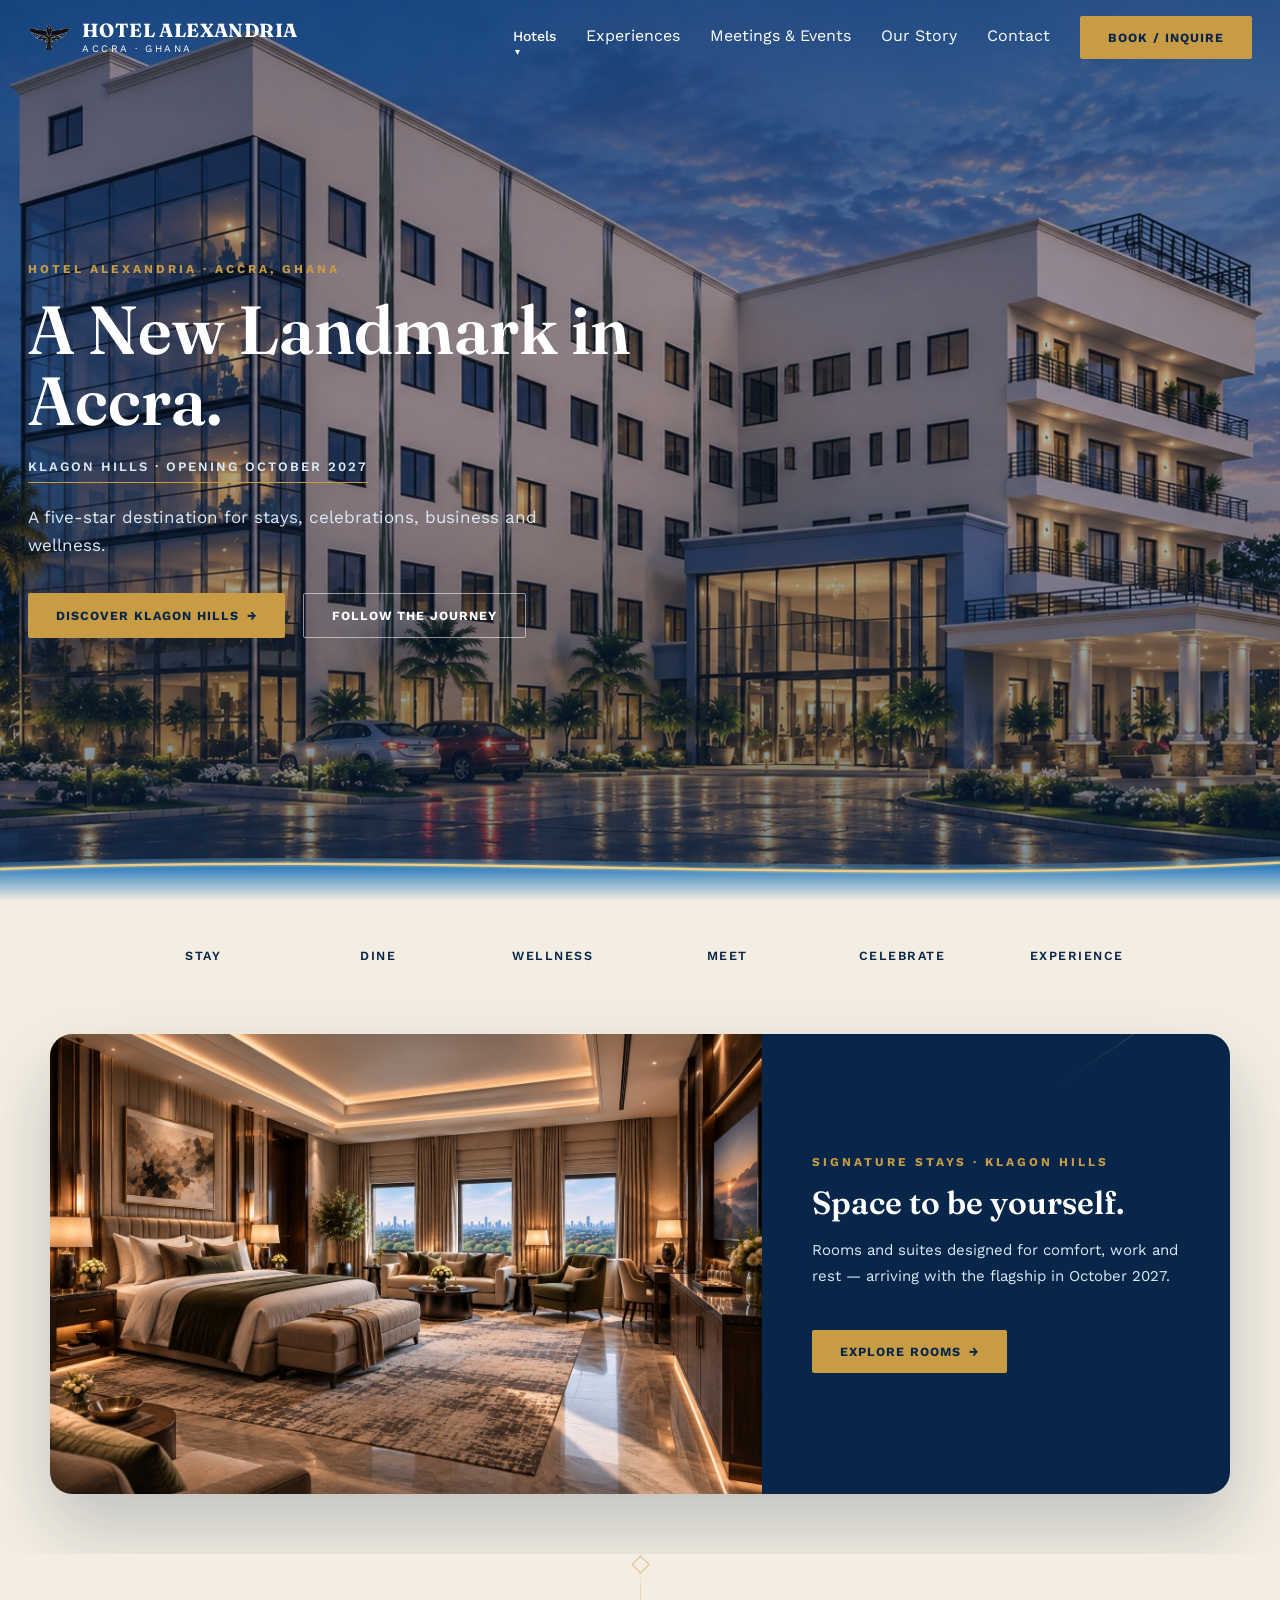
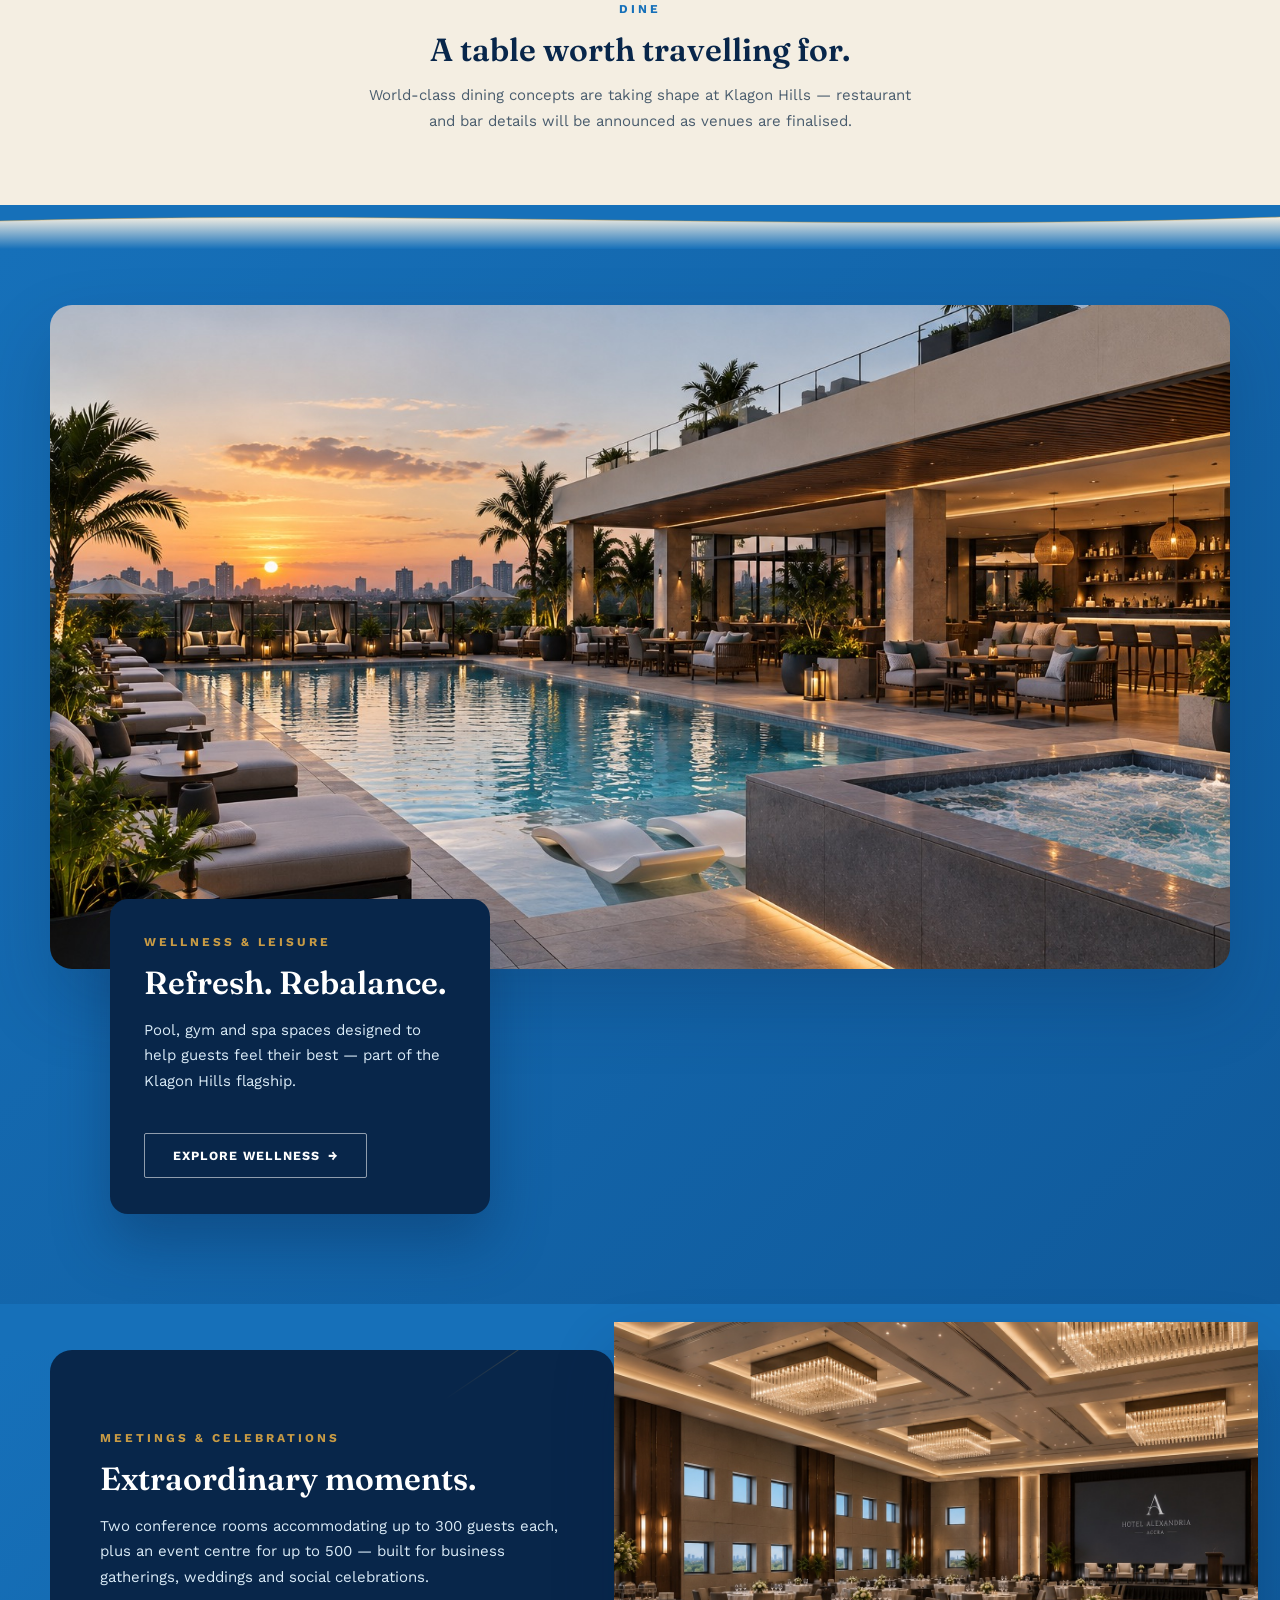
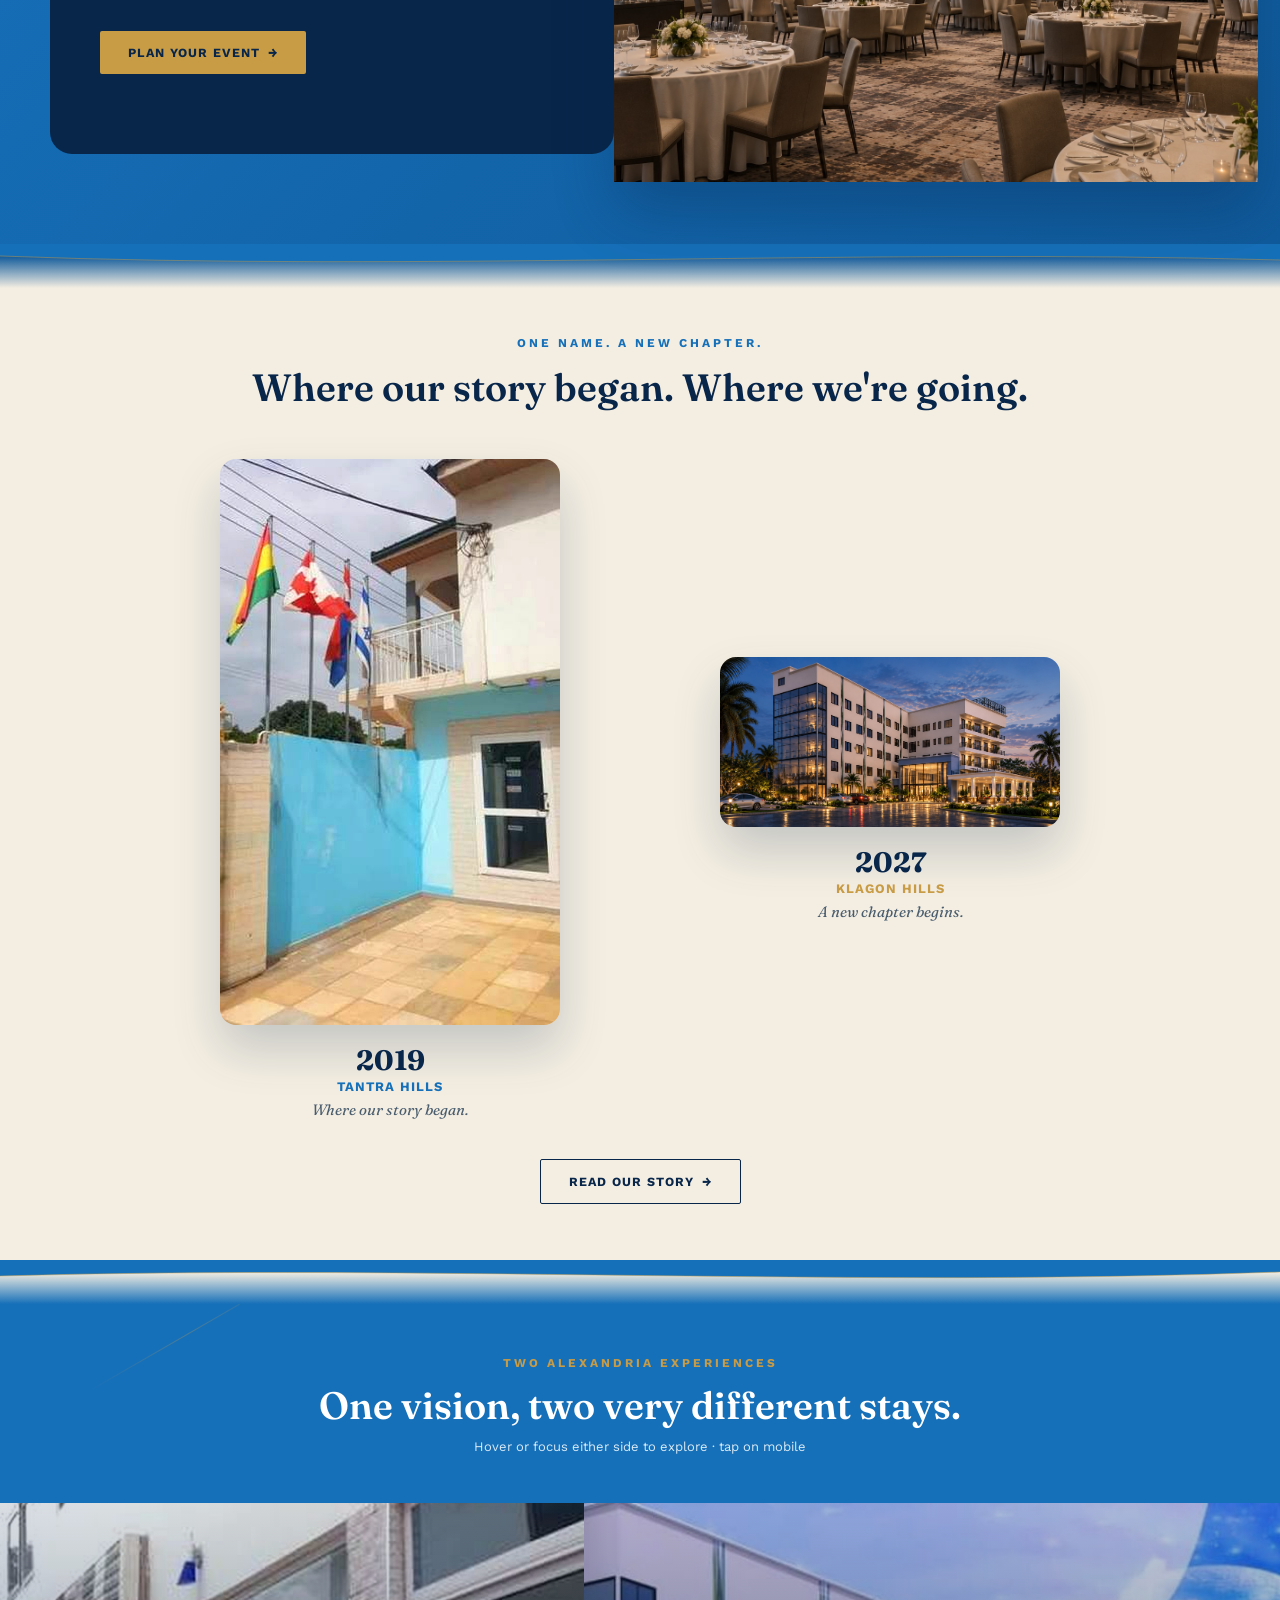
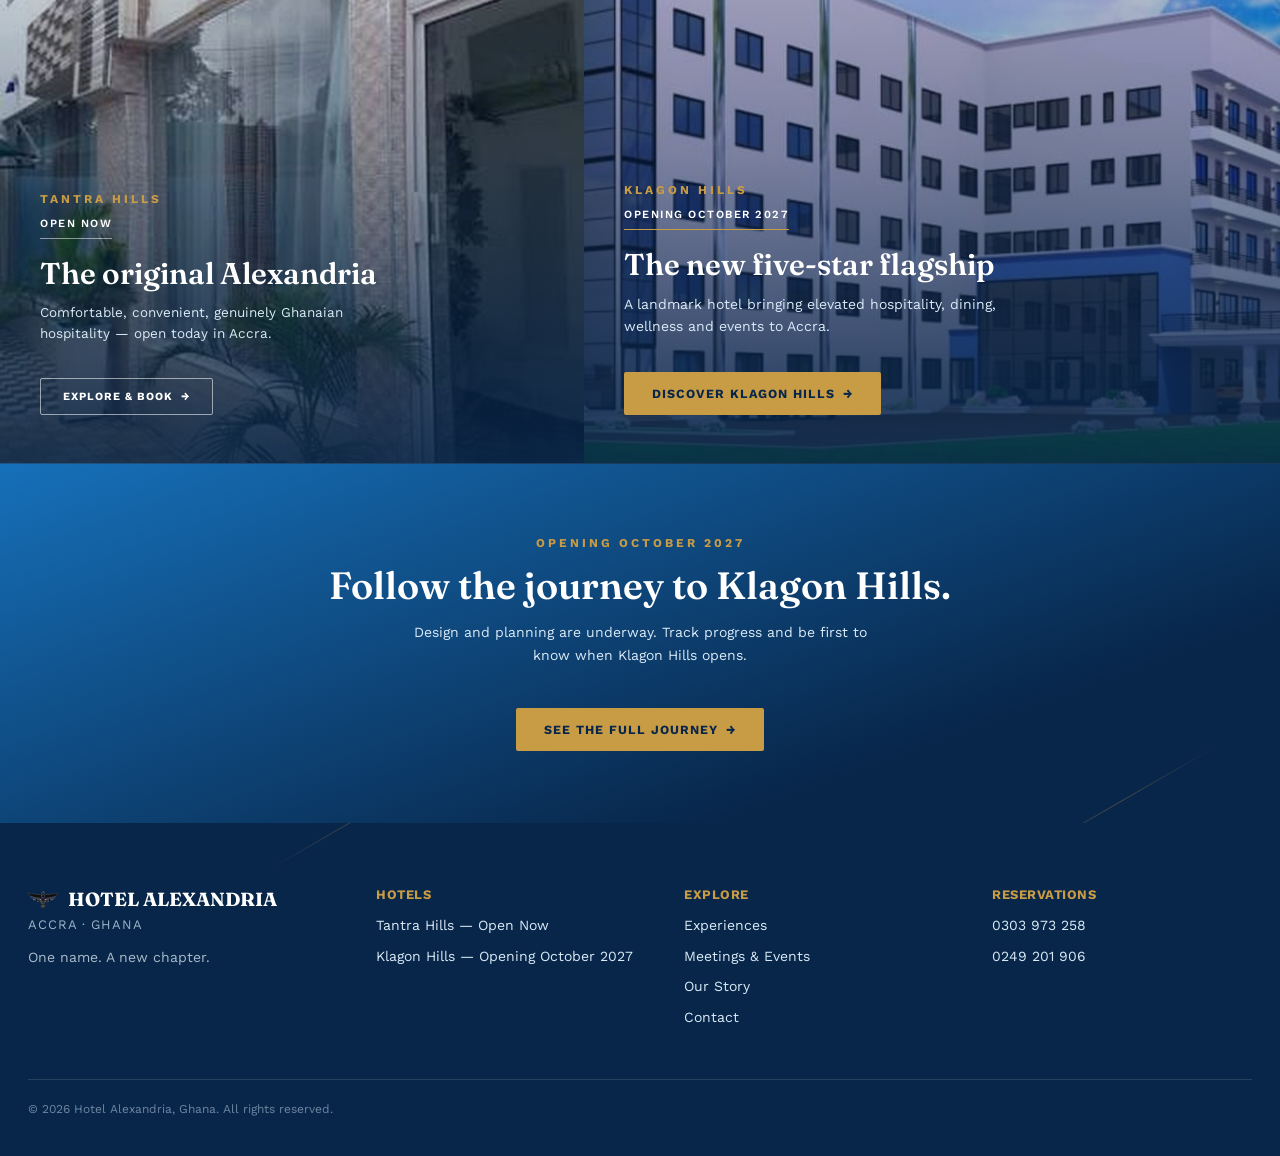
<file: index.html>
<!doctype html>
<html lang="en">
<head>
<meta charset="utf-8">
<meta name="viewport" content="width=device-width, initial-scale=1">
<title>Hotel Alexandria — A New Landmark in Accra</title>
<link rel="stylesheet" href="css/style.css">
</head>
<body>
<div style="width: 100%; background: #1670B9; overflow-x: hidden;">

<header id="site-header" class="nav-scrolls transparent-nav">
  <div class="nav-inner">
    <a href="index.html" style="display: flex; align-items: center; gap: 12px;">
      <img src="images/logo-icon.png" alt="Hotel Alexandria mark" style="width: 42px; height: auto; display: block;">
      <div style="display: flex; flex-direction: column; line-height: 1; gap: 4px;">
        <span class="brand-name">HOTEL ALEXANDRIA</span>
        <span class="brand-sub">ACCRA &middot; GHANA</span>
      </div>
    </a>
    <nav class="desktop-nav">

      <details class="hotels-menu">
        <summary class="nav-link">Hotels</summary>
        <div class="mega-panel">
          <div class="mega-panel-head">OUR HOTELS</div>
          <div class="mega-panel-sub">Two unique experiences. One Alexandria.</div>
          <div class="mega-cards">
            <a class="mega-card klagon-card lift img-zoom" href="klagon-hills.html">
              <img src="images/klagon-photoreal.jpg" alt="Klagon Hills, evening concept view">
              <div class="scrim"></div>
              <div class="mega-card-body">
                <div style="font-size: 11px; letter-spacing: 1.5px; color: #C89B45; font-weight: 700;">KLAGON HILLS</div>
                <div style="font-size: 15px; font-weight: 600; margin-top: 4px; line-height: 1.4;">Our new five-star flagship.<br>Opening October 2027.</div>
                <div style="font-size: 12px; margin-top: 8px; text-decoration: underline;">Discover Klagon Hills &#8594;</div>
              </div>
            </a>
            <a class="mega-card lift img-zoom" href="tantra-hills.html">
              <img src="images/exterior_flags.jpg" alt="Tantra Hills exterior">
              <div class="scrim"></div>
              <div class="mega-card-body">
                <div style="font-size: 11px; letter-spacing: 1.5px; color: #C89B45; font-weight: 700;">TANTRA HILLS</div>
                <div style="font-size: 15px; font-weight: 600; margin-top: 4px; line-height: 1.4;">The original Alexandria.<br>Open now.</div>
                <div style="font-size: 12px; margin-top: 8px; text-decoration: underline;">Explore &amp; Book &#8594;</div>
              </div>
            </a>
          </div>
        </div>
      </details>
      <a class="nav-link" href="index.html#experiences">Experiences</a>
      <a class="nav-link" href="klagon-hills.html#meetings">Meetings &amp; Events</a>
      <a class="nav-link" href="our-story.html">Our Story</a>
      <a class="nav-link" href="contact.html">Contact</a>
      <a class="btn btn-gold" href="#" onclick="toggleDrawer(); return false;">Book / Inquire</a>
    </nav>
    <button class="hamburger" onclick="toggleMobileNav()" aria-label="Open menu">
      <span></span><span></span><span></span>
    </button>
  </div>


    <div id="booking-drawer" class="drawer-panel" style="width: 100%;">
      <div style="max-width: 640px; margin: 0 auto; padding: 28px 24px 34px;">
        <div style="display: flex; justify-content: space-between; align-items: center; margin-bottom: 18px;">
          <h3 style="font-size: 19px; color: #08264A; font-weight: 600;">Book Hotel Alexandria — Tantra Hills</h3>
          <a href="#" onclick="toggleDrawer(); return false;" style="cursor: pointer; font-size: 20px; color: #4A5D6E; line-height: 1;">&times;</a>
        </div>
        <div style="display: flex; flex-wrap: wrap; gap: 14px;">
          <div style="flex: 1 1 150px;">
            <label style="font-size: 11px; letter-spacing: 0.5px; color: #4A5D6E; display: block; margin-bottom: 6px;">CHECK IN</label>
            <input type="date" style="width: 100%; box-sizing: border-box; padding: 10px; border: 1px solid #C7DCEC; border-radius: 4px; font-family: 'Work Sans', sans-serif; font-size: 13px;">
          </div>
          <div style="flex: 1 1 150px;">
            <label style="font-size: 11px; letter-spacing: 0.5px; color: #4A5D6E; display: block; margin-bottom: 6px;">CHECK OUT</label>
            <input type="date" style="width: 100%; box-sizing: border-box; padding: 10px; border: 1px solid #C7DCEC; border-radius: 4px; font-family: 'Work Sans', sans-serif; font-size: 13px;">
          </div>
          <div style="flex: 1 1 110px;">
            <label style="font-size: 11px; letter-spacing: 0.5px; color: #4A5D6E; display: block; margin-bottom: 6px;">GUESTS</label>
            <input type="number" min="1" value="2" style="width: 100%; box-sizing: border-box; padding: 10px; border: 1px solid #C7DCEC; border-radius: 4px; font-family: 'Work Sans', sans-serif; font-size: 13px;">
          </div>
        </div>
        <a class="btn btn-primary" href="tel:0303973258" style="display: flex; justify-content: center; margin-top: 18px; width: 100%;">Call to Check Availability</a>
        <div style="text-align: center; margin-top: 8px; font-size: 11px; color: #4A5D6E;">We don't yet take bookings online — this calls our reservations line directly.</div>
        <div style="text-align: center; margin-top: 18px; padding-top: 16px; border-top: 1px solid #C7DCEC; font-size: 13px; color: #4A5D6E;">
          Looking for Klagon Hills? Opening October 2027 —
          <a href="klagon-hills.html" style="color: #1670B9; font-weight: 600; border-bottom: 1px solid #1670B9;">Follow the journey</a>
        </div>
      </div>
    </div>
</header>

<div id="mobile-nav">
  <button id="mobile-close" onclick="toggleMobileNav()" aria-label="Close menu">&times;</button>
  <div style="clear: both; padding-top: 50px;">
    <div style="display: flex; align-items: center; gap: 10px; margin-bottom: 30px;">
      <img src="images/logo-icon.png" alt="Hotel Alexandria mark" style="width: 36px; height: auto; display: block;">
      <div>
        <div style="font-family: 'Fraunces', serif; font-size: 17px; font-weight: 700;">HOTEL ALEXANDRIA</div>
      </div>
    </div>
    <a href="index.html">Home</a>
    <div style="padding: 14px 0; border-bottom: 1px solid rgba(255,255,255,0.12);">
      <div style="font-size: 17px; margin-bottom: 6px;">Hotels</div>
      <a class="sub-link" href="klagon-hills.html" style="border: none; padding: 6px 0;">&#8594; Klagon Hills — Opening Oct 2027</a>
      <a class="sub-link" href="tantra-hills.html" style="border: none; padding: 6px 0;">&#8594; Tantra Hills — Open Now</a>
    </div>
    <a href="index.html#experiences">Experiences</a>
    <a href="klagon-hills.html#meetings">Meetings &amp; Events</a>
    <a href="our-story.html">Our Story</a>
    <a href="contact.html">Contact</a>
    <a class="btn btn-gold" href="tel:0303973258" style="margin-top: 24px;">Book / Inquire</a>
  </div>
</div>

<!-- A. FULL-SCREEN KLAGON-LED HERO (scroll-linked cinematic reveal) -->
<div class="hero-full hero-mask" style="min-height: 100vh;">
  <img class="hero-bg" src="images/klagon-photoreal.jpg" alt="Hotel Alexandria, Klagon Hills — evening concept view" style="object-position: center 42%;">
  <div class="hero-scrim" style="background: linear-gradient(180deg, rgba(8,38,74,0.38) 0%, rgba(8,38,74,0.3) 45%, rgba(8,38,74,0.55) 100%);"></div>
  <div class="hero-content">
    <div class="eyebrow eyebrow-gold" style="margin-bottom: 18px;">HOTEL ALEXANDRIA &middot; ACCRA, GHANA</div>
    <h1 style="font-size: clamp(40px, 6vw, 68px); color: #FFFFFF; line-height: 1.05; max-width: 780px;">A New Landmark in Accra.</h1>
    <div style="margin-top: 22px; font-size: 13px; letter-spacing: 2px; color: #D9EAF6; font-weight: 600; padding-bottom: 8px; border-bottom: 1px solid #C89B45; display: inline-block;">KLAGON HILLS &middot; OPENING OCTOBER 2027</div>
    <p style="font-size: 17px; line-height: 1.65; color: #D9EAF6; margin-top: 20px; max-width: 520px;">A five-star destination for stays, celebrations, business and wellness.</p>
    <div style="display: flex; flex-wrap: wrap; gap: 18px; margin-top: 34px;">
      <a class="btn btn-gold" href="klagon-hills.html">Discover Klagon Hills <span class="btn-arrow">&#8594;</span></a>
      <a class="btn btn-line" href="#progress">Follow the Journey</a>
    </div>
  </div>
  <div class="hero-wave" aria-hidden="true">
    <svg viewBox="0 0 1440 40" preserveAspectRatio="none">
      <defs>
        <linearGradient id="waveBack" x1="0" y1="0" x2="0" y2="1">
          <stop offset="0%" stop-color="#6BC0F5"></stop>
          <stop offset="100%" stop-color="#1670B9"></stop>
        </linearGradient>
        <linearGradient id="waveFrontFade" x1="0" y1="0" x2="0" y2="1">
          <stop offset="0%" stop-color="#1670B9"></stop>
          <stop offset="100%" stop-color="#F4EEE2"></stop>
        </linearGradient>
        <filter id="goldGlow" x="-20%" y="-300%" width="140%" height="700%">
          <feGaussianBlur stdDeviation="1.1" result="blur"></feGaussianBlur>
          <feMerge>
            <feMergeNode in="blur"></feMergeNode>
            <feMergeNode in="SourceGraphic"></feMergeNode>
          </feMerge>
        </filter>
      </defs>
      <path d="M0,16 C480,6 960,26 1440,12 L1440,40 L0,40 Z" fill="url(#waveBack)" opacity="0.35"></path>
      <path d="M0,20 C480,9 960,31 1440,16 L1440,40 L0,40 Z" fill="url(#waveFrontFade)"></path>
      <path d="M0,20 C480,9 960,31 1440,16" fill="none" stroke="#F4D28A" stroke-width="1.5" opacity="0.95" filter="url(#goldGlow)"></path>
    </svg>
  </div>
</div>

<!-- B. WAYFINDING — compact, functions as the table of contents for the journey below -->
<div id="experiences" style="width: 100%; background: var(--ivory); padding: 28px 28px;">
  <div class="category-row reveal" style="max-width: 1040px; margin: 0 auto;">
    <div class="category-item"><div style="font-size: 12.5px; letter-spacing: 1.5px; color: #08264A; font-weight: 600;">STAY</div><div class="cat-line"></div></div>
    <div class="category-item"><div style="font-size: 12.5px; letter-spacing: 1.5px; color: #08264A; font-weight: 600;">DINE</div><div class="cat-line"></div></div>
    <div class="category-item"><div style="font-size: 12.5px; letter-spacing: 1.5px; color: #08264A; font-weight: 600;">WELLNESS</div><div class="cat-line"></div></div>
    <div class="category-item"><div style="font-size: 12.5px; letter-spacing: 1.5px; color: #08264A; font-weight: 600;">MEET</div><div class="cat-line"></div></div>
    <div class="category-item"><div style="font-size: 12.5px; letter-spacing: 1.5px; color: #08264A; font-weight: 600;">CELEBRATE</div><div class="cat-line"></div></div>
    <div class="category-item"><div style="font-size: 12.5px; letter-spacing: 1.5px; color: #08264A; font-weight: 600;">EXPERIENCE</div><div class="cat-line"></div></div>
  </div>
</div>

<!-- CHAPTER ONE: STAY + DINE, one continuous ivory field, no seam between them -->

<!-- C. SIGNATURE STAYS — 60/40 image-led -->
<div style="width: 100%; background: var(--ivory); padding: 12px 28px 60px;">
  <div class="luxury-card luxury-card--wide reveal">
    <div class="luxury-card-media">
      <img src="images/suite-luxury.jpg" alt="Klagon Hills, signature suite interior">
    </div>
    <div class="luxury-card-panel" style="background: #08264A;">
      <div class="eyebrow eyebrow-gold">SIGNATURE STAYS &middot; KLAGON HILLS</div>
      <h2 class="h2-card" style="color: #FFFFFF; margin-top: 14px;">Space to be yourself.</h2>
      <p style="font-size: 15px; color: #D9EAF6; margin-top: 16px; line-height: 1.7;">Rooms and suites designed for comfort, work and rest — arriving with the flagship in October 2027.</p>
      <a class="btn btn-gold" href="klagon-hills.html#stay" style="margin-top: 26px; align-self: flex-start;">Explore Rooms <span class="btn-arrow">&#8594;</span></a>
    </div>
  </div>
</div>

<!-- D. DINE — quiet editorial interlude, no photo yet, marked by a journey waypoint -->
<div style="width: 100%; background: var(--ivory); padding: 8px 28px 56px; text-align: center; position: relative; overflow: hidden;">
  <div class="journey-node" style="top: 4px; left: 50%; margin-left: -6.5px;"></div>
  <div class="journey-thread" style="top: 18px; left: 50%; height: 40px;"></div>
  <div class="reveal" style="max-width: 560px; margin: 40px auto 0;">
    <div class="eyebrow eyebrow-blue">DINE</div>
    <h2 class="h2-card" style="color: #08264A; margin-top: 14px;">A table worth travelling for.</h2>
    <p style="font-size: 15px; color: #4A5D6E; margin-top: 14px; line-height: 1.7;">World-class dining concepts are taking shape at Klagon Hills — restaurant and bar details will be announced as venues are finalised.</p>
  </div>
</div>

<div aria-hidden="true" style="width: 100%; line-height: 0;">
  <svg viewBox="0 0 1440 44" preserveAspectRatio="none" style="display: block; width: 100%; height: 44px;">
    <defs>
      <linearGradient id="chapterFade1" x1="0" y1="0" x2="0" y2="1">
        <stop offset="0%" stop-color="#F4EEE2"></stop>
        <stop offset="100%" stop-color="#1670B9"></stop>
      </linearGradient>
    </defs>
    <path d="M0,16 C480,4 960,28 1440,12 L1440,44 L0,44 Z" fill="url(#chapterFade1)"></path>
    <path d="M0,16 C480,4 960,28 1440,12" fill="none" stroke="#C89B45" stroke-width="1" opacity="0.5"></path>
  </svg>
</div>

<!-- CHAPTER TWO: WELLNESS + MEETINGS, one continuous blue field, no seam between them -->

<!-- E. WELLNESS — floating panel over a larger photograph -->
<div style="width: 100%; background: linear-gradient(135deg, #1670B9 0%, #105A9B 100%); padding: 56px 28px 90px;">
  <div class="float-panel-wrap">
    <div class="float-panel-media reveal">
      <img src="images/rooftop-pool.jpg" alt="Klagon Hills, rooftop pool and lounge at sunset">
    </div>
    <div class="float-panel-card reveal reveal-delay-1">
      <div class="eyebrow eyebrow-gold">WELLNESS &amp; LEISURE</div>
      <h2 class="h2-card" style="color: #FFFFFF; margin-top: 14px;">Refresh. Rebalance.</h2>
      <p style="font-size: 15px; color: #D9EAF6; margin-top: 16px; line-height: 1.7;">Pool, gym and spa spaces designed to help guests feel their best — part of the Klagon Hills flagship.</p>
      <a class="btn btn-line" href="klagon-hills.html#wellness" style="margin-top: 24px; align-self: flex-start; display: inline-flex;">Explore Wellness <span class="btn-arrow">&#8594;</span></a>
    </div>
  </div>
</div>

<!-- F. MEETINGS & CELEBRATIONS — the photograph breaks past its own frame -->
<div style="width: 100%; background: linear-gradient(135deg, #1670B9 0%, #105A9B 100%); padding: 0 28px 90px;">
  <div class="luxury-card luxury-card--breakout reveal" style="margin-top: 46px;">
    <div class="luxury-card-panel" style="background: #08264A;">
      <div class="eyebrow eyebrow-gold">MEETINGS &amp; CELEBRATIONS</div>
      <h2 class="h2-card" style="color: #FFFFFF; margin-top: 14px;">Extraordinary moments.</h2>
      <p style="font-size: 15px; color: #D9EAF6; margin-top: 16px; line-height: 1.7;">Two conference rooms accommodating up to 300 guests each, plus an event centre for up to 500 — built for business gatherings, weddings and social celebrations.</p>
      <a class="btn btn-gold" href="klagon-hills.html#meetings" style="margin-top: 26px; align-self: flex-start;">Plan Your Event <span class="btn-arrow">&#8594;</span></a>
    </div>
    <div class="luxury-card-media">
      <img src="images/ballroom-event.jpg" alt="Klagon Hills, ballroom and event space">
    </div>
  </div>
</div>

<div aria-hidden="true" style="width: 100%; line-height: 0;">
  <svg viewBox="0 0 1440 44" preserveAspectRatio="none" style="display: block; width: 100%; height: 44px;">
    <defs>
      <linearGradient id="chapterFade2" x1="0" y1="0" x2="0" y2="1">
        <stop offset="0%" stop-color="#105A9B"></stop>
        <stop offset="100%" stop-color="#F4EEE2"></stop>
      </linearGradient>
    </defs>
    <path d="M0,12 C480,28 960,4 1440,16 L1440,44 L0,44 Z" fill="url(#chapterFade2)"></path>
    <path d="M0,12 C480,28 960,4 1440,16" fill="none" stroke="#C89B45" stroke-width="1" opacity="0.5"></path>
  </svg>
</div>

<!-- CHAPTER THREE: EXPERIENCES / STORY — heritage, then choose-your-path, then the closing call -->

<!-- G. THE HOTEL ALEXANDRIA STORY -->
<div style="width: 100%; background: var(--ivory); padding: 48px 28px 56px;">
  <div style="max-width: 1000px; margin: 0 auto; text-align: center;">
    <div class="reveal">
    <div class="eyebrow eyebrow-blue">ONE NAME. A NEW CHAPTER.</div>
    <h2 class="h2-section" style="color: #08264A; margin-top: 14px;">Where our story began. Where we're going.</h2>
    </div>
    <div class="story-timeline" style="margin-top: 48px;">
      <div class="story-node reveal">
        <div class="lift img-zoom" style="border-radius: 16px; overflow: hidden; max-width: 340px; margin: 0 auto; box-shadow: 0 24px 48px rgba(8,38,74,0.2);">
          <img src="images/exterior_flags.jpg" alt="Tantra Hills, 2019">
        </div>
        <div style="font-family: 'Fraunces', serif; font-size: 28px; color: #08264A; font-weight: 700; margin-top: 18px;">2019</div>
        <div style="font-size: 13px; letter-spacing: 1px; color: #1670B9; font-weight: 700; margin-top: 2px;">TANTRA HILLS</div>
        <div style="font-family: 'Fraunces', serif; font-style: italic; font-size: 15px; color: #4A5D6E; margin-top: 6px;">Where our story began.</div>
      </div>
      <div class="story-connector" style="display: none;"></div>
      <div class="story-node reveal reveal-delay-1">
        <div class="lift img-zoom" style="border-radius: 16px; overflow: hidden; max-width: 340px; margin: 0 auto; box-shadow: 0 24px 48px rgba(8,38,74,0.2);">
          <img src="images/klagon-photoreal.jpg" alt="Klagon Hills, 2027 concept view">
        </div>
        <div style="font-family: 'Fraunces', serif; font-size: 28px; color: #08264A; font-weight: 700; margin-top: 18px;">2027</div>
        <div style="font-size: 13px; letter-spacing: 1px; color: #C89B45; font-weight: 700; margin-top: 2px;">KLAGON HILLS</div>
        <div style="font-family: 'Fraunces', serif; font-style: italic; font-size: 15px; color: #4A5D6E; margin-top: 6px;">A new chapter begins.</div>
      </div>
    </div>
    <a class="btn btn-line-dark" href="our-story.html" style="margin-top: 40px;">Read Our Story <span class="btn-arrow">&#8594;</span></a>
  </div>
</div>

<div aria-hidden="true" style="width: 100%; line-height: 0;">
  <svg viewBox="0 0 1440 44" preserveAspectRatio="none" style="display: block; width: 100%; height: 44px;">
    <defs>
      <linearGradient id="chapterFade3" x1="0" y1="0" x2="0" y2="1">
        <stop offset="0%" stop-color="#F4EEE2"></stop>
        <stop offset="100%" stop-color="#1670B9"></stop>
      </linearGradient>
    </defs>
    <path d="M0,16 C480,4 960,28 1440,12 L1440,44 L0,44 Z" fill="url(#chapterFade3)"></path>
    <path d="M0,16 C480,4 960,28 1440,12" fill="none" stroke="#C89B45" stroke-width="1" opacity="0.5"></path>
  </svg>
</div>

<!-- H. TWO ALEXANDRIA EXPERIENCES (reinvented hover interaction) -->
<div style="width: 100%; background: #1670B9; padding: 52px 0 0; text-align: center; position: relative; overflow: hidden;">
  <div class="geo-line" style="top: 30px; left: 6%; transform: rotate(-30deg);"></div>
  <div class="reveal">
  <div class="eyebrow eyebrow-gold">TWO ALEXANDRIA EXPERIENCES</div>
  <h2 class="h2-section" style="color: #FFFFFF; margin-top: 12px;">One vision, two very different stays.</h2>
  <p style="font-size: 13px; color: #D9EAF6; margin-top: 10px;">Hover or focus either side to explore &middot; tap on mobile</p>
  </div>
</div>
<div class="hero-split" style="margin-top: 36px;">
  <div class="split-panel panel-a" tabindex="0" style="background: #08264A;">
    <img class="split-bg" src="images/exterior_courtyard.jpg" alt="Tantra Hills courtyard" style="position: absolute; inset: 0; width: 100%; height: 100%; object-fit: cover; z-index: 1;">
    <div class="scrim" style="position: absolute; inset: 0; background: linear-gradient(0deg, rgba(8,38,74,0.9) 0%, rgba(8,38,74,0.4) 55%, rgba(8,38,74,0.15) 100%); z-index: 2;"></div>
    <div style="position: relative; z-index: 3; padding: 48px 40px;">
      <div class="eyebrow eyebrow-gold" style="margin-bottom: 6px;">TANTRA HILLS</div>
      <div style="font-size: 11px; letter-spacing: 1.5px; color: #FFFFFF; font-weight: 600; padding-bottom: 8px; border-bottom: 1px solid rgba(255,255,255,0.5); display: inline-block; margin-bottom: 16px;">OPEN NOW</div>
      <h3 class="h3-panel" style="color: #FFFFFF; font-weight: 600;">The original Alexandria</h3>
      <p style="font-size: 13.5px; color: #D9EAF6; margin-top: 10px; max-width: 320px; line-height: 1.55;">Comfortable, convenient, genuinely Ghanaian hospitality — open today in Accra.</p>
      <a class="btn btn-line" href="tantra-hills.html" style="margin-top: 20px; padding: 11px 22px; font-size: 11px;">Explore &amp; Book <span class="btn-arrow">&#8594;</span></a>
    </div>
  </div>
  <div class="split-panel panel-b" tabindex="0" style="background: #08264A;">
    <img class="split-bg" src="images/render1_final.jpg" alt="Klagon Hills rendering" style="position: absolute; inset: 0; width: 100%; height: 100%; object-fit: cover; z-index: 1;">
    <div class="scrim" style="position: absolute; inset: 0; background: linear-gradient(0deg, rgba(8,38,74,0.92) 0%, rgba(8,38,74,0.45) 55%, rgba(8,38,74,0.2) 100%); z-index: 2;"></div>
    <div style="position: relative; z-index: 3; padding: 48px 40px;">
      <div class="eyebrow eyebrow-gold" style="margin-bottom: 6px;">KLAGON HILLS</div>
      <div style="font-size: 11px; letter-spacing: 1.5px; color: #FFFFFF; font-weight: 600; padding-bottom: 8px; border-bottom: 1px solid #C89B45; display: inline-block; margin-bottom: 16px;">OPENING OCTOBER 2027</div>
      <h3 class="h3-panel" style="color: #FFFFFF; font-weight: 600;">The new five-star flagship</h3>
      <p style="font-size: 14px; color: #D9EAF6; margin-top: 10px; max-width: 380px; line-height: 1.6;">A landmark hotel bringing elevated hospitality, dining, wellness and events to Accra.</p>
      <a class="btn btn-gold" href="klagon-hills.html" style="margin-top: 20px;">Discover Klagon Hills <span class="btn-arrow">&#8594;</span></a>
    </div>
  </div>
</div>

<!-- I. OPENING / FOLLOW THE JOURNEY -->
<div id="progress" style="width: 100%; background: linear-gradient(160deg, #1670B9 0%, #08264A 75%); padding: 72px 28px; text-align: center; border-top: 1px solid rgba(255,255,255,0.08); position: relative; overflow: hidden;">
  <div class="geo-line" style="bottom: 20px; right: 4%; transform: rotate(-30deg);"></div>
  <div class="reveal">
  <div class="eyebrow eyebrow-gold">OPENING OCTOBER 2027</div>
  <h2 class="h2-section" style="color: #FFFFFF; margin-top: 12px;">Follow the journey to Klagon Hills.</h2>
  <p style="font-size: 14px; color: #D9EAF6; margin-top: 12px; max-width: 460px; margin-left: auto; margin-right: auto; line-height: 1.7;">Design and planning are underway. Track progress and be first to know when Klagon Hills opens.</p>
  <a class="btn btn-gold" href="klagon-hills.html#progress" style="margin-top: 26px;">See the Full Journey <span class="btn-arrow">&#8594;</span></a>
  </div>
</div>


<footer style="width: 100%; background: #08264A; padding: 64px 28px 40px; color: #FFFFFF; position: relative; overflow: hidden;">
    <div class="geo-line" style="top: -10px; left: 20%; transform: rotate(-30deg);"></div>
    <div style="max-width: 1320px; margin: 0 auto;">
      <div style="display: flex; flex-wrap: wrap; gap: 48px; justify-content: space-between;">
        <div style="flex: 1 1 260px;">
          <div style="display: flex; align-items: center; gap: 10px;">
            <img src="images/logo-icon.png" alt="Hotel Alexandria mark" style="width: 30px; height: auto; display: block;">
            <span style="font-family: 'Fraunces', serif; font-weight: 700; font-size: 19px;">HOTEL ALEXANDRIA</span>
          </div>
          <p style="font-size: 13px; color: #9FB4C7; margin-top: 6px; letter-spacing: 1px;">ACCRA &middot; GHANA</p>
          <p style="font-size: 14px; color: #A9BBCB; line-height: 1.6; margin-top: 14px; max-width: 260px;">One name. A new chapter.</p>
        </div>
        <div style="flex: 1 1 220px;">
          <div style="font-size: 13px; font-weight: 700; color: #C89B45; letter-spacing: 0.5px; margin-bottom: 10px;">HOTELS</div>
          <div style="font-size: 14px; color: #D9EAF6; line-height: 1.9; display: flex; flex-direction: column;">
            <a class="nav-link" href="tantra-hills.html" style="align-self: flex-start;">Tantra Hills — Open Now</a>
            <a class="nav-link" href="klagon-hills.html" style="align-self: flex-start;">Klagon Hills — Opening October 2027</a>
          </div>
        </div>
        <div style="flex: 1 1 220px;">
          <div style="font-size: 13px; font-weight: 700; color: #C89B45; letter-spacing: 0.5px; margin-bottom: 10px;">EXPLORE</div>
          <div style="font-size: 14px; color: #D9EAF6; line-height: 1.9; display: flex; flex-direction: column;">
            <a class="nav-link" href="index.html#experiences" style="align-self: flex-start;">Experiences</a>
            <a class="nav-link" href="klagon-hills.html#meetings" style="align-self: flex-start;">Meetings &amp; Events</a>
            <a class="nav-link" href="our-story.html" style="align-self: flex-start;">Our Story</a>
            <a class="nav-link" href="contact.html" style="align-self: flex-start;">Contact</a>
          </div>
        </div>
        <div style="flex: 1 1 220px;">
          <div style="font-size: 13px; font-weight: 700; color: #C89B45; letter-spacing: 0.5px; margin-bottom: 10px;">RESERVATIONS</div>
          <div style="font-size: 14px; color: #D9EAF6; line-height: 1.9;">
            <a class="nav-link" href="tel:0303973258" style="display: block;">0303 973 258</a>
            <a class="nav-link" href="tel:0249201906" style="display: block;">0249 201 906</a>
          </div>
        </div>
      </div>
      <div style="border-top: 1px solid rgba(255,255,255,0.12); margin-top: 44px; padding-top: 22px; font-size: 12px; color: #6E85A0;">&copy; 2026 Hotel Alexandria, Ghana. All rights reserved.</div>
    </div>
  </footer>
</div>
<script src="js/main.js"></script>
</body>
</html>
</file>
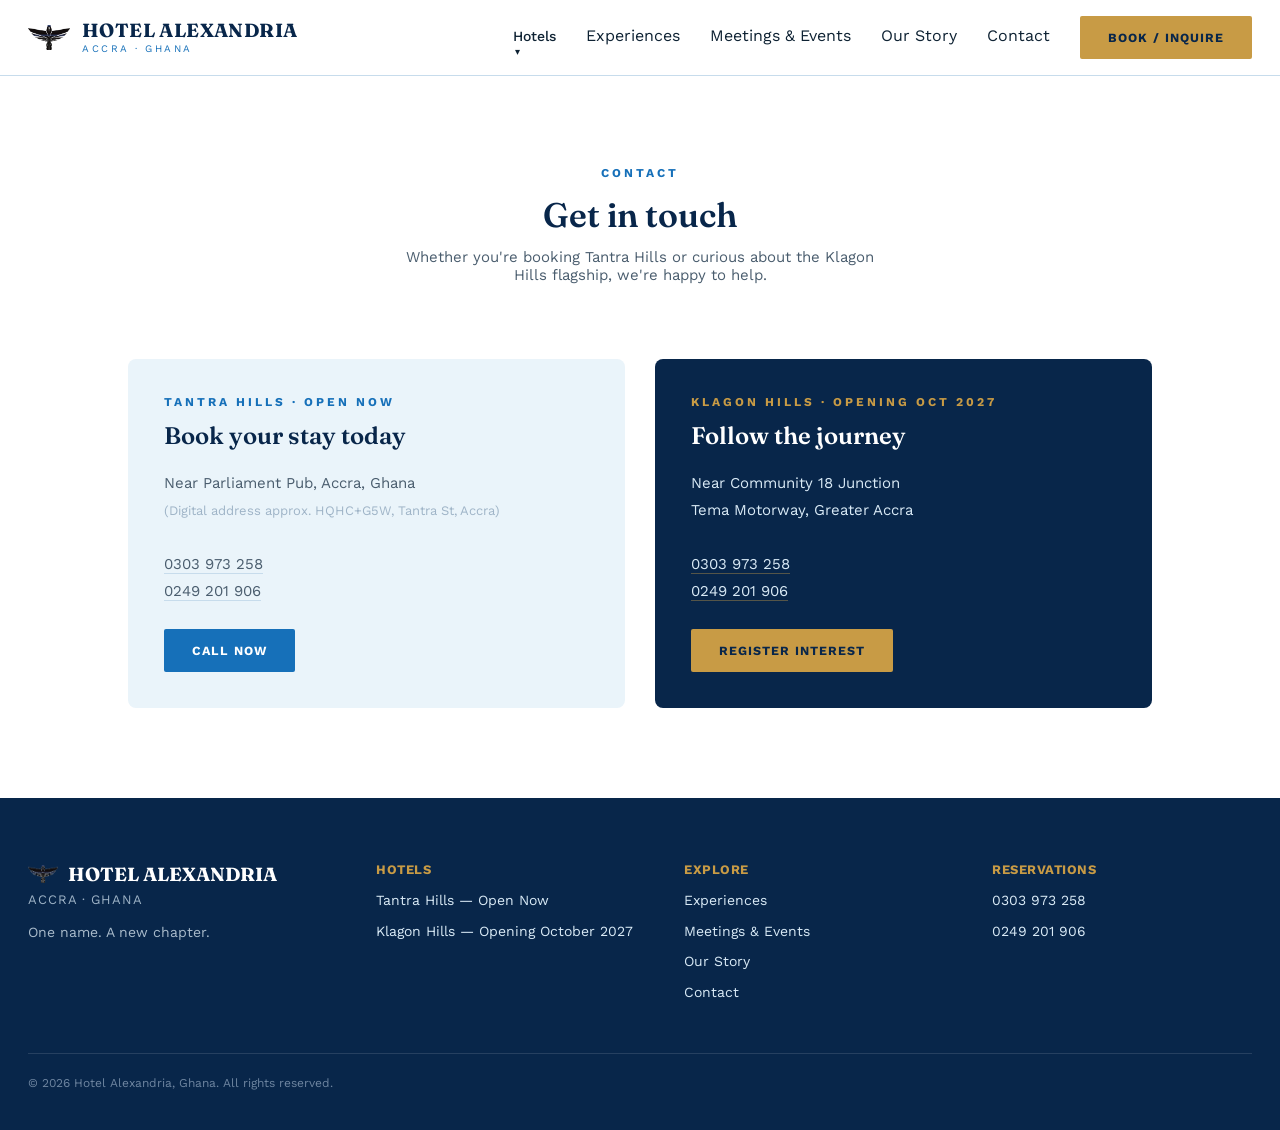
<file: contact.html>
<!doctype html>
<html lang="en">
<head>
<meta charset="utf-8">
<meta name="viewport" content="width=device-width, initial-scale=1">
<title>Contact — Hotel Alexandria</title>
<link rel="stylesheet" href="css/style.css">
</head>
<body>
<div style="width: 100%; background: #FFFFFF; overflow-x: hidden;">

<header id="site-header" class="">
  <div class="nav-inner">
    <a href="index.html" style="display: flex; align-items: center; gap: 12px;">
      <img src="images/logo-icon.png" alt="Hotel Alexandria mark" style="width: 42px; height: auto; display: block;">
      <div style="display: flex; flex-direction: column; line-height: 1; gap: 4px;">
        <span class="brand-name">HOTEL ALEXANDRIA</span>
        <span class="brand-sub">ACCRA &middot; GHANA</span>
      </div>
    </a>
    <nav class="desktop-nav">

      <details class="hotels-menu">
        <summary class="nav-link">Hotels</summary>
        <div class="mega-panel">
          <div class="mega-panel-head">OUR HOTELS</div>
          <div class="mega-panel-sub">Two unique experiences. One Alexandria.</div>
          <div class="mega-cards">
            <a class="mega-card klagon-card lift img-zoom" href="klagon-hills.html">
              <img src="images/klagon-photoreal.jpg" alt="Klagon Hills, evening concept view">
              <div class="scrim"></div>
              <div class="mega-card-body">
                <div style="font-size: 11px; letter-spacing: 1.5px; color: #C89B45; font-weight: 700;">KLAGON HILLS</div>
                <div style="font-size: 15px; font-weight: 600; margin-top: 4px; line-height: 1.4;">Our new five-star flagship.<br>Opening October 2027.</div>
                <div style="font-size: 12px; margin-top: 8px; text-decoration: underline;">Discover Klagon Hills &#8594;</div>
              </div>
            </a>
            <a class="mega-card lift img-zoom" href="tantra-hills.html">
              <img src="images/exterior_flags.jpg" alt="Tantra Hills exterior">
              <div class="scrim"></div>
              <div class="mega-card-body">
                <div style="font-size: 11px; letter-spacing: 1.5px; color: #C89B45; font-weight: 700;">TANTRA HILLS</div>
                <div style="font-size: 15px; font-weight: 600; margin-top: 4px; line-height: 1.4;">The original Alexandria.<br>Open now.</div>
                <div style="font-size: 12px; margin-top: 8px; text-decoration: underline;">Explore &amp; Book &#8594;</div>
              </div>
            </a>
          </div>
        </div>
      </details>
      <a class="nav-link" href="index.html#experiences">Experiences</a>
      <a class="nav-link" href="klagon-hills.html#meetings">Meetings &amp; Events</a>
      <a class="nav-link" href="our-story.html">Our Story</a>
      <a class="nav-link" href="contact.html">Contact</a>
      <a class="btn btn-gold" href="#" onclick="toggleDrawer(); return false;">Book / Inquire</a>
    </nav>
    <button class="hamburger" onclick="toggleMobileNav()" aria-label="Open menu">
      <span></span><span></span><span></span>
    </button>
  </div>


    <div id="booking-drawer" class="drawer-panel" style="width: 100%;">
      <div style="max-width: 640px; margin: 0 auto; padding: 28px 24px 34px;">
        <div style="display: flex; justify-content: space-between; align-items: center; margin-bottom: 18px;">
          <h3 style="font-size: 19px; color: #08264A; font-weight: 600;">Book Hotel Alexandria — Tantra Hills</h3>
          <a href="#" onclick="toggleDrawer(); return false;" style="cursor: pointer; font-size: 20px; color: #4A5D6E; line-height: 1;">&times;</a>
        </div>
        <div style="display: flex; flex-wrap: wrap; gap: 14px;">
          <div style="flex: 1 1 150px;">
            <label style="font-size: 11px; letter-spacing: 0.5px; color: #4A5D6E; display: block; margin-bottom: 6px;">CHECK IN</label>
            <input type="date" style="width: 100%; box-sizing: border-box; padding: 10px; border: 1px solid #C7DCEC; border-radius: 4px; font-family: 'Work Sans', sans-serif; font-size: 13px;">
          </div>
          <div style="flex: 1 1 150px;">
            <label style="font-size: 11px; letter-spacing: 0.5px; color: #4A5D6E; display: block; margin-bottom: 6px;">CHECK OUT</label>
            <input type="date" style="width: 100%; box-sizing: border-box; padding: 10px; border: 1px solid #C7DCEC; border-radius: 4px; font-family: 'Work Sans', sans-serif; font-size: 13px;">
          </div>
          <div style="flex: 1 1 110px;">
            <label style="font-size: 11px; letter-spacing: 0.5px; color: #4A5D6E; display: block; margin-bottom: 6px;">GUESTS</label>
            <input type="number" min="1" value="2" style="width: 100%; box-sizing: border-box; padding: 10px; border: 1px solid #C7DCEC; border-radius: 4px; font-family: 'Work Sans', sans-serif; font-size: 13px;">
          </div>
        </div>
        <a class="btn btn-primary" href="tel:0303973258" style="display: flex; justify-content: center; margin-top: 18px; width: 100%;">Call to Check Availability</a>
        <div style="text-align: center; margin-top: 8px; font-size: 11px; color: #4A5D6E;">We don't yet take bookings online — this calls our reservations line directly.</div>
        <div style="text-align: center; margin-top: 18px; padding-top: 16px; border-top: 1px solid #C7DCEC; font-size: 13px; color: #4A5D6E;">
          Looking for Klagon Hills? Opening October 2027 —
          <a href="klagon-hills.html" style="color: #1670B9; font-weight: 600; border-bottom: 1px solid #1670B9;">Follow the journey</a>
        </div>
      </div>
    </div>
</header>

<div id="mobile-nav">
  <button id="mobile-close" onclick="toggleMobileNav()" aria-label="Close menu">&times;</button>
  <div style="clear: both; padding-top: 50px;">
    <div style="display: flex; align-items: center; gap: 10px; margin-bottom: 30px;">
      <img src="images/logo-icon.png" alt="Hotel Alexandria mark" style="width: 36px; height: auto; display: block;">
      <div>
        <div style="font-family: 'Fraunces', serif; font-size: 17px; font-weight: 700;">HOTEL ALEXANDRIA</div>
      </div>
    </div>
    <a href="index.html">Home</a>
    <div style="padding: 14px 0; border-bottom: 1px solid rgba(255,255,255,0.12);">
      <div style="font-size: 17px; margin-bottom: 6px;">Hotels</div>
      <a class="sub-link" href="klagon-hills.html" style="border: none; padding: 6px 0;">&#8594; Klagon Hills — Opening Oct 2027</a>
      <a class="sub-link" href="tantra-hills.html" style="border: none; padding: 6px 0;">&#8594; Tantra Hills — Open Now</a>
    </div>
    <a href="index.html#experiences">Experiences</a>
    <a href="klagon-hills.html#meetings">Meetings &amp; Events</a>
    <a href="our-story.html">Our Story</a>
    <a href="contact.html">Contact</a>
    <a class="btn btn-gold" href="tel:0303973258" style="margin-top: 24px;">Book / Inquire</a>
  </div>
</div>

<div style="width: 100%; padding: 90px 28px 20px; text-align: center;">
    <div class="eyebrow eyebrow-blue" style="margin-bottom: 14px;">CONTACT</div>
    <h1 style="font-size: 34px; color: #08264A; font-weight: 600;">Get in touch</h1>
    <p style="font-size: 15px; color: #4A5D6E; margin-top: 12px; max-width: 480px; margin-left: auto; margin-right: auto;">Whether you're booking Tantra Hills or curious about the Klagon Hills flagship, we're happy to help.</p>
</div>

<div style="max-width: 1080px; margin: 40px auto 90px; padding: 0 28px; display: flex; flex-wrap: wrap; gap: 30px;">
    <div class="lift" style="flex: 1 1 320px; background: #EAF4FA; border-radius: 8px; padding: 36px;">
      <div class="eyebrow eyebrow-blue" style="margin-bottom: 12px;">TANTRA HILLS &middot; OPEN NOW</div>
      <h2 style="font-size: 24px; color: #08264A; font-weight: 600;">Book your stay today</h2>
      <div style="margin-top: 20px; font-size: 15px; color: #4A5D6E; line-height: 1.8;">
        Near Parliament Pub, Accra, Ghana<br>
        <span style="color: #9FB4C7; font-size: 13px;">(Digital address approx. HQHC+G5W, Tantra St, Accra)</span><br><br>
        <a href="tel:0303973258" style="border-bottom: 1px solid #C7DCEC;">0303 973 258</a><br>
        <a href="tel:0249201906" style="border-bottom: 1px solid #C7DCEC;">0249 201 906</a>
      </div>
      <a class="btn btn-primary" href="tel:0303973258" style="margin-top: 24px;">Call Now</a>
    </div>

    <div class="lift" style="flex: 1 1 320px; background: #08264A; border-radius: 8px; padding: 36px;">
      <div class="eyebrow eyebrow-gold" style="margin-bottom: 12px;">KLAGON HILLS &middot; OPENING OCT 2027</div>
      <h2 style="font-size: 24px; color: #FFFFFF; font-weight: 600;">Follow the journey</h2>
      <div style="margin-top: 20px; font-size: 15px; color: #D9EAF6; line-height: 1.8;">
        Near Community 18 Junction<br>Tema Motorway, Greater Accra<br><br>
        <a href="tel:0303973258" style="border-bottom: 1px solid rgba(200,155,69,0.4);">0303 973 258</a><br>
        <a href="tel:0249201906" style="border-bottom: 1px solid rgba(200,155,69,0.4);">0249 201 906</a>
      </div>
      <a class="btn btn-gold" href="tel:0303973258" style="margin-top: 24px;">Register Interest</a>
    </div>
</div>


<footer style="width: 100%; background: #08264A; padding: 64px 28px 40px; color: #FFFFFF;">
    <div style="max-width: 1320px; margin: 0 auto;">
      <div style="display: flex; flex-wrap: wrap; gap: 48px; justify-content: space-between;">
        <div style="flex: 1 1 260px;">
          <div style="display: flex; align-items: center; gap: 10px;">
            <img src="images/logo-icon.png" alt="Hotel Alexandria mark" style="width: 30px; height: auto; display: block;">
            <span style="font-family: 'Fraunces', serif; font-weight: 700; font-size: 19px;">HOTEL ALEXANDRIA</span>
          </div>
          <p style="font-size: 13px; color: #9FB4C7; margin-top: 6px; letter-spacing: 1px;">ACCRA &middot; GHANA</p>
          <p style="font-size: 14px; color: #A9BBCB; line-height: 1.6; margin-top: 14px; max-width: 260px;">One name. A new chapter.</p>
        </div>
        <div style="flex: 1 1 220px;">
          <div style="font-size: 13px; font-weight: 700; color: #C89B45; letter-spacing: 0.5px; margin-bottom: 10px;">HOTELS</div>
          <div style="font-size: 14px; color: #D9EAF6; line-height: 1.9; display: flex; flex-direction: column;">
            <a class="nav-link" href="tantra-hills.html" style="align-self: flex-start;">Tantra Hills — Open Now</a>
            <a class="nav-link" href="klagon-hills.html" style="align-self: flex-start;">Klagon Hills — Opening October 2027</a>
          </div>
        </div>
        <div style="flex: 1 1 220px;">
          <div style="font-size: 13px; font-weight: 700; color: #C89B45; letter-spacing: 0.5px; margin-bottom: 10px;">EXPLORE</div>
          <div style="font-size: 14px; color: #D9EAF6; line-height: 1.9; display: flex; flex-direction: column;">
            <a class="nav-link" href="index.html#experiences" style="align-self: flex-start;">Experiences</a>
            <a class="nav-link" href="klagon-hills.html#meetings" style="align-self: flex-start;">Meetings &amp; Events</a>
            <a class="nav-link" href="our-story.html" style="align-self: flex-start;">Our Story</a>
            <a class="nav-link" href="contact.html" style="align-self: flex-start;">Contact</a>
          </div>
        </div>
        <div style="flex: 1 1 220px;">
          <div style="font-size: 13px; font-weight: 700; color: #C89B45; letter-spacing: 0.5px; margin-bottom: 10px;">RESERVATIONS</div>
          <div style="font-size: 14px; color: #D9EAF6; line-height: 1.9;">
            <a class="nav-link" href="tel:0303973258" style="display: block;">0303 973 258</a>
            <a class="nav-link" href="tel:0249201906" style="display: block;">0249 201 906</a>
          </div>
        </div>
      </div>
      <div style="border-top: 1px solid rgba(255,255,255,0.12); margin-top: 44px; padding-top: 22px; font-size: 12px; color: #6E85A0;">&copy; 2026 Hotel Alexandria, Ghana. All rights reserved.</div>
    </div>
  </footer>
</div>
<script src="js/main.js"></script>
</body>
</html>
</file>
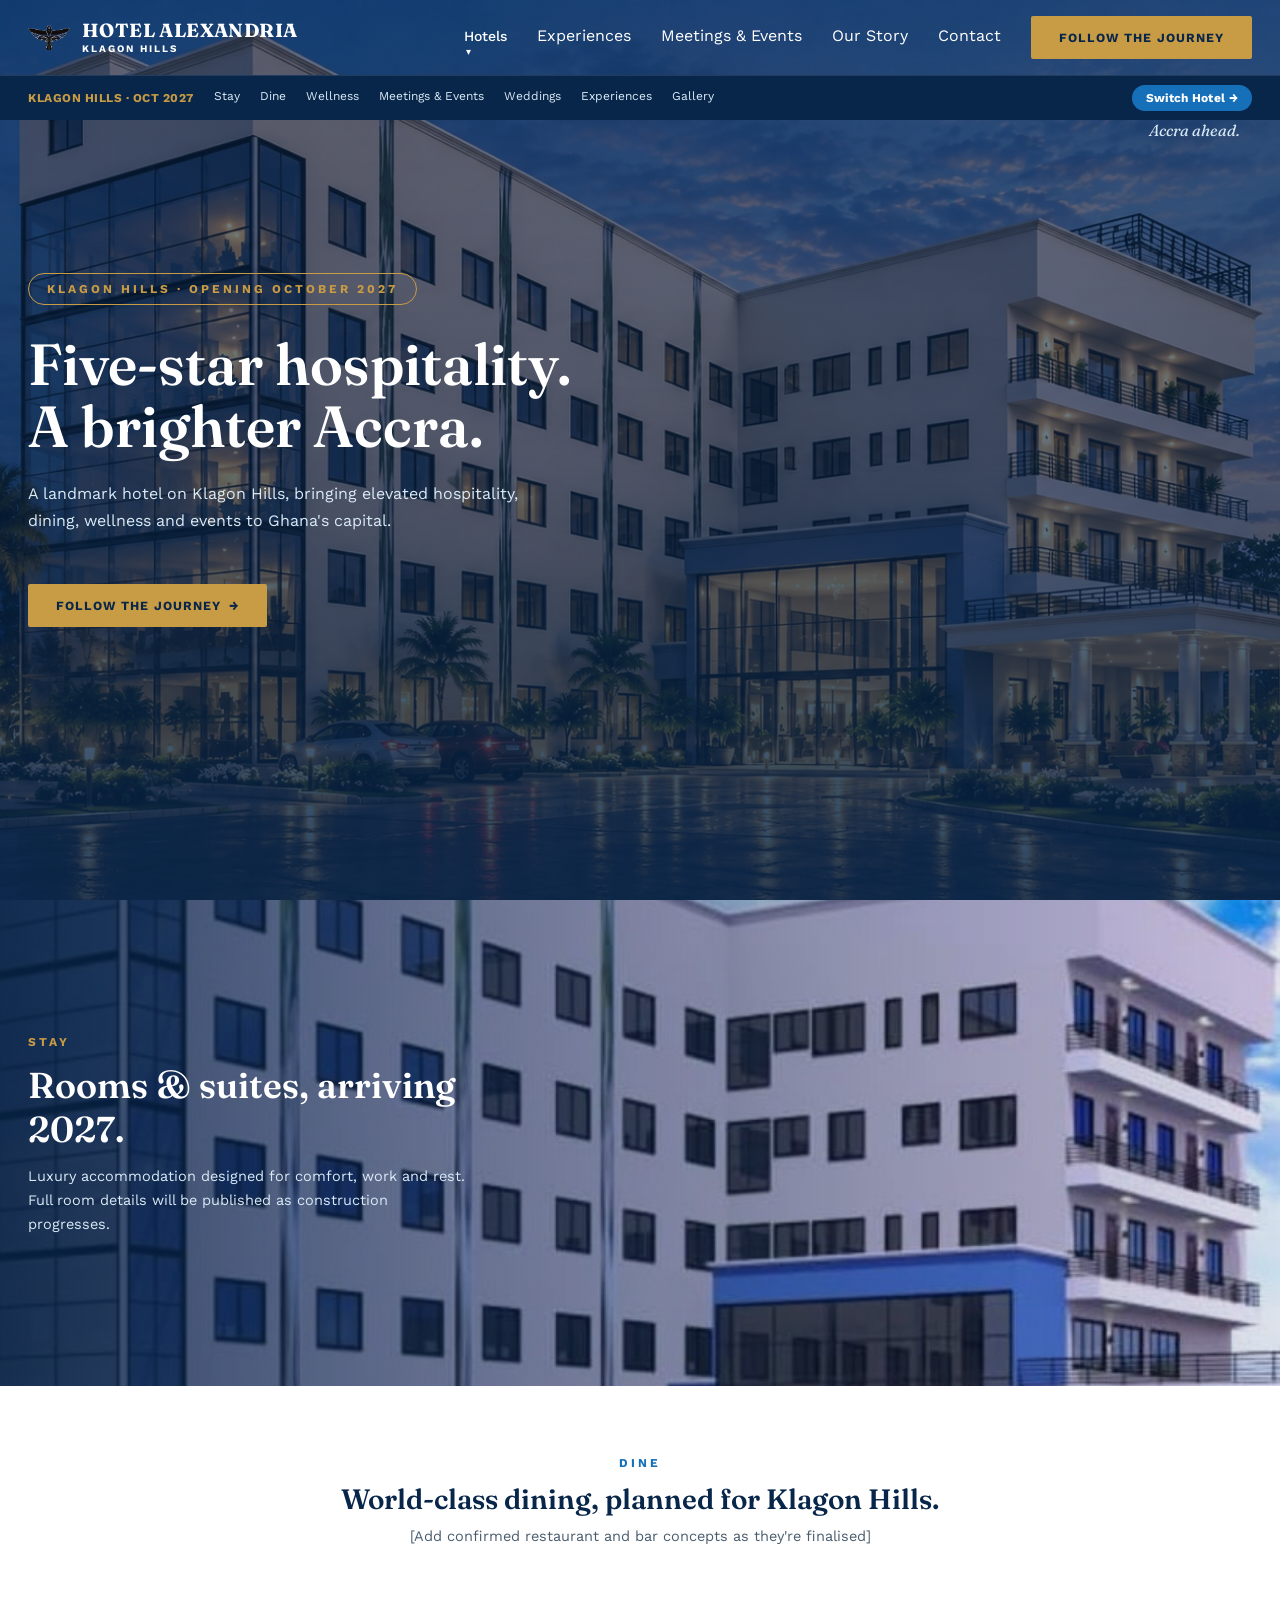
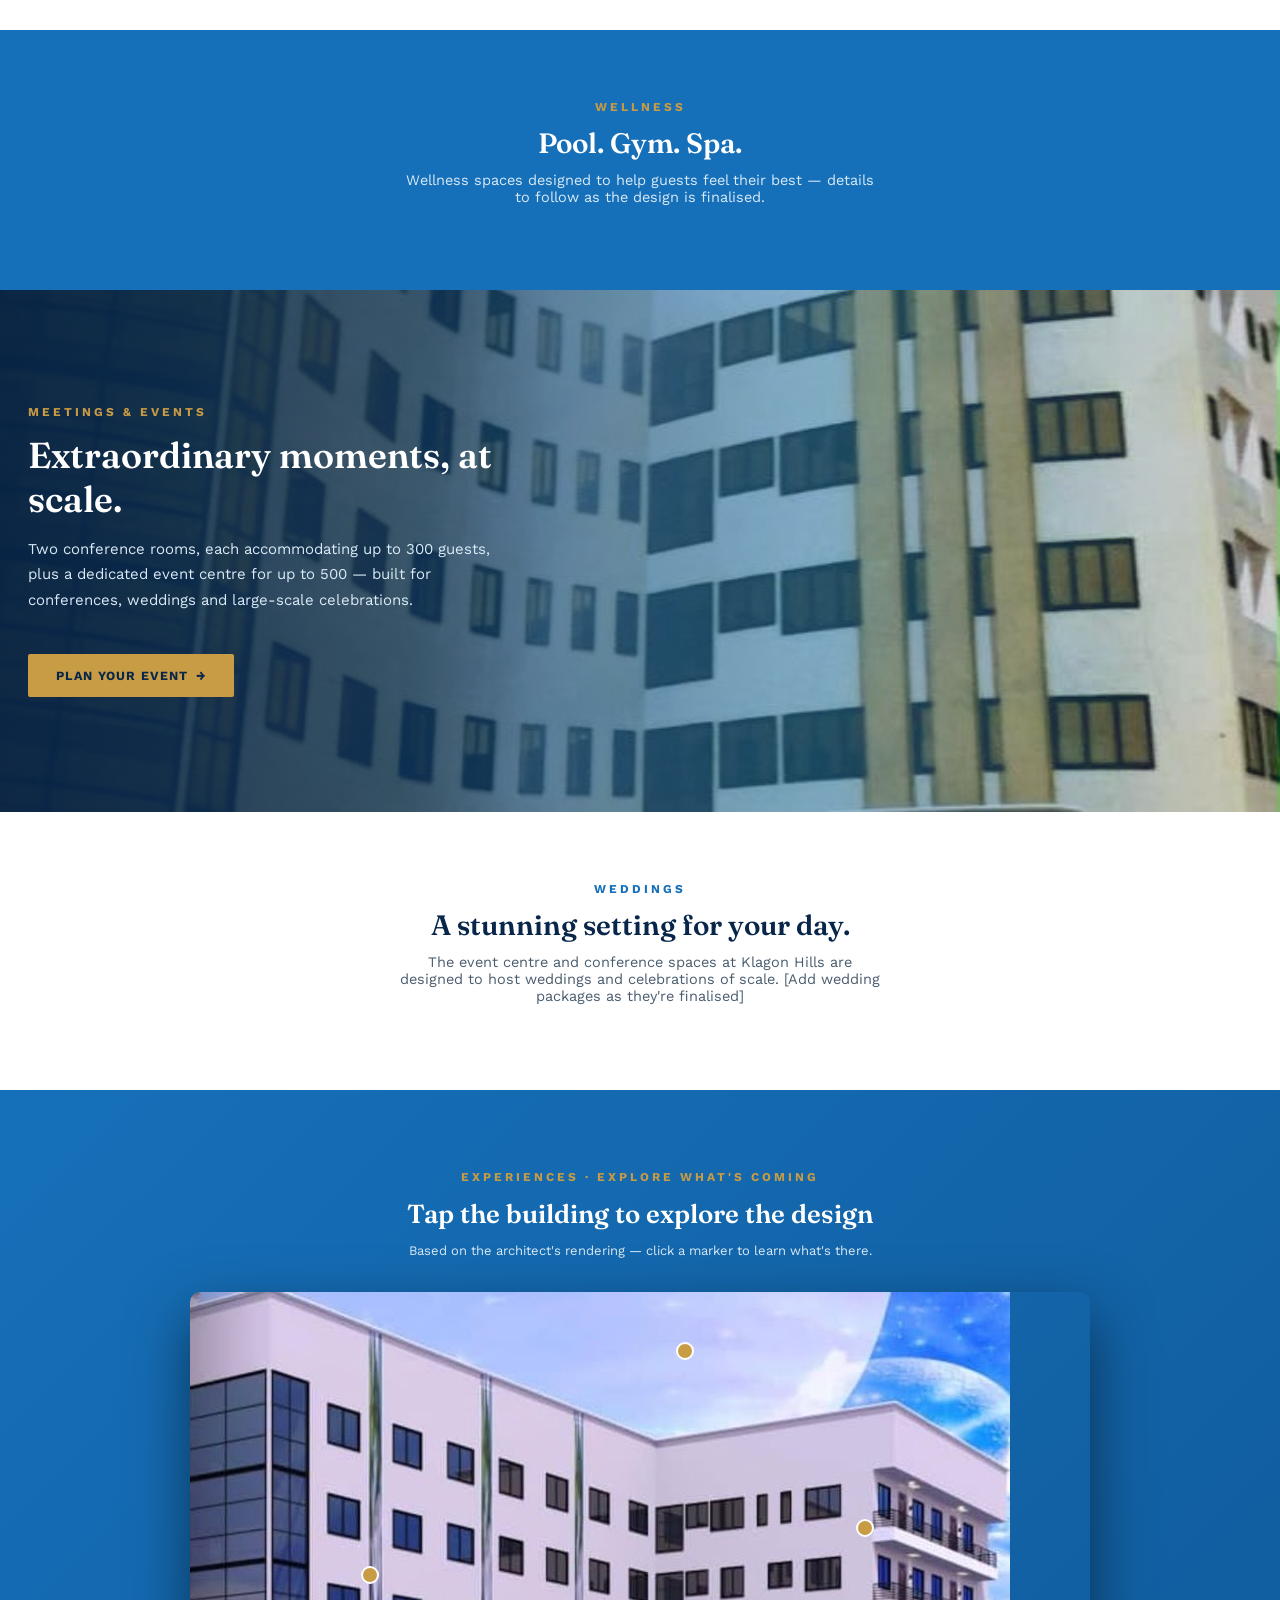
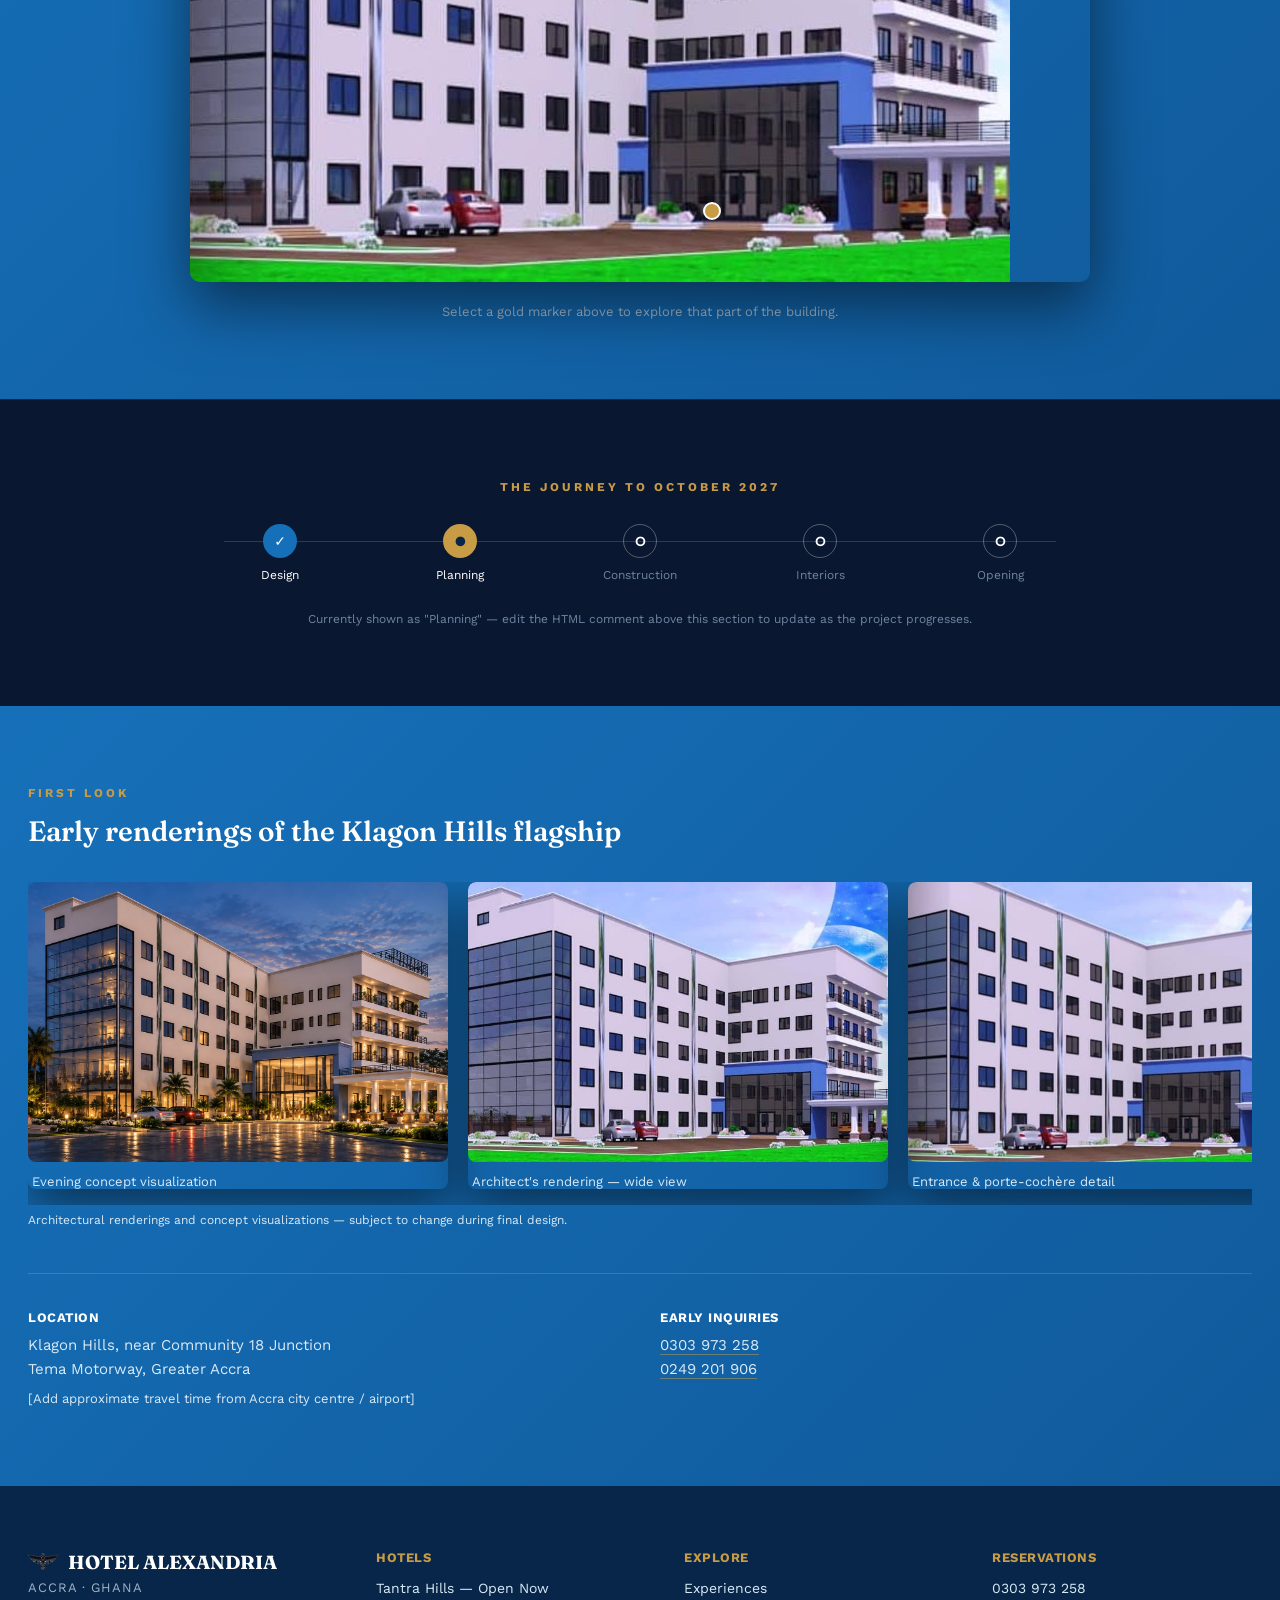
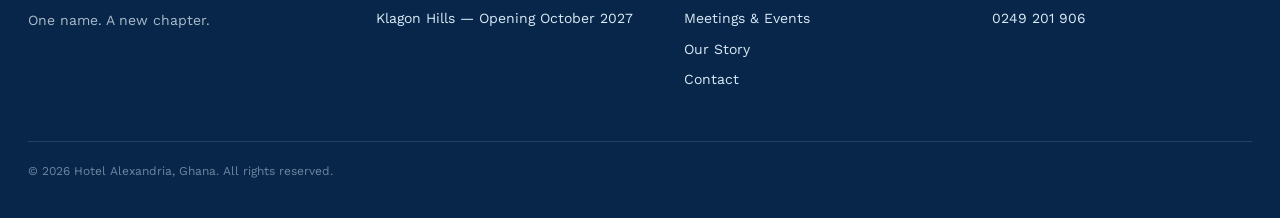
<file: klagon-hills.html>
<!doctype html>
<html lang="en">
<head>
<meta charset="utf-8">
<meta name="viewport" content="width=device-width, initial-scale=1">
<title>Klagon Hills — Hotel Alexandria</title>
<link rel="stylesheet" href="css/style.css">
</head>
<body>
<div style="width: 100%; background: #08264A; overflow-x: hidden;">

<header id="site-header" class="nav-scrolls transparent-nav">
  <div class="nav-inner">
    <a href="index.html" style="display: flex; align-items: center; gap: 12px;">
      <img src="images/logo-icon.png" alt="Hotel Alexandria mark" style="width: 42px; height: auto; display: block;">
      <div style="display: flex; flex-direction: column; line-height: 1; gap: 4px;">
        <span class="brand-name">HOTEL ALEXANDRIA</span>
        <span class="property-tag">KLAGON HILLS</span>
      </div>
    </a>
    <nav class="desktop-nav">

      <details class="hotels-menu">
        <summary class="nav-link">Hotels</summary>
        <div class="mega-panel">
          <div class="mega-panel-head">OUR HOTELS</div>
          <div class="mega-panel-sub">Two unique experiences. One Alexandria.</div>
          <div class="mega-cards">
            <a class="mega-card klagon-card lift img-zoom" href="klagon-hills.html">
              <img src="images/klagon-photoreal.jpg" alt="Klagon Hills, evening concept view">
              <div class="scrim"></div>
              <div class="mega-card-body">
                <div style="font-size: 11px; letter-spacing: 1.5px; color: #C89B45; font-weight: 700;">KLAGON HILLS</div>
                <div style="font-size: 15px; font-weight: 600; margin-top: 4px; line-height: 1.4;">Our new five-star flagship.<br>Opening October 2027.</div>
                <div style="font-size: 12px; margin-top: 8px; text-decoration: underline;">Discover Klagon Hills &#8594;</div>
              </div>
            </a>
            <a class="mega-card lift img-zoom" href="tantra-hills.html">
              <img src="images/exterior_flags.jpg" alt="Tantra Hills exterior">
              <div class="scrim"></div>
              <div class="mega-card-body">
                <div style="font-size: 11px; letter-spacing: 1.5px; color: #C89B45; font-weight: 700;">TANTRA HILLS</div>
                <div style="font-size: 15px; font-weight: 600; margin-top: 4px; line-height: 1.4;">The original Alexandria.<br>Open now.</div>
                <div style="font-size: 12px; margin-top: 8px; text-decoration: underline;">Explore &amp; Book &#8594;</div>
              </div>
            </a>
          </div>
        </div>
      </details>
      <a class="nav-link" href="index.html#experiences">Experiences</a>
      <a class="nav-link" href="klagon-hills.html#meetings">Meetings &amp; Events</a>
      <a class="nav-link" href="our-story.html">Our Story</a>
      <a class="nav-link" href="contact.html">Contact</a>
      <a class="btn btn-gold" href="#progress">Follow the Journey</a>
    </nav>
    <button class="hamburger" onclick="toggleMobileNav()" aria-label="Open menu">
      <span></span><span></span><span></span>
    </button>
  </div>

    <div style="width: 100%; background: #08264A; border-top: 1px solid rgba(255,255,255,0.1);">
      <div style="max-width: 1320px; margin: 0 auto; padding: 9px 28px; display: flex; gap: 20px; font-size: 12px; color: #D9EAF6; overflow-x: auto; align-items: center;">
        <span style="color: #C89B45; font-weight: 700; letter-spacing: 0.5px; white-space: nowrap;">KLAGON HILLS &middot; OCT 2027</span>
        <a class="nav-link" href="#stay" style="color: #D9EAF6;">Stay</a>
        <a class="nav-link" href="#dine" style="color: #D9EAF6;">Dine</a>
        <a class="nav-link" href="#wellness" style="color: #D9EAF6;">Wellness</a>
        <a class="nav-link" href="#meetings" style="color: #D9EAF6;">Meetings &amp; Events</a>
        <a class="nav-link" href="#weddings" style="color: #D9EAF6;">Weddings</a>
        <a class="nav-link" href="#explore" style="color: #D9EAF6;">Experiences</a>
        <a class="nav-link" href="#gallery" style="color: #D9EAF6;">Gallery</a>
        <a href="tantra-hills.html" style="margin-left: auto; white-space: nowrap; background: #1670B9; color: #FFFFFF; font-weight: 700; letter-spacing: 0.3px; padding: 6px 14px; border-radius: 100px; flex-shrink: 0;">Switch Hotel &#8594;</a>
      </div>
    </div>

    <div id="booking-drawer" class="drawer-panel" style="width: 100%;">
      <div style="max-width: 640px; margin: 0 auto; padding: 28px 24px 34px;">
        <div style="display: flex; justify-content: space-between; align-items: center; margin-bottom: 18px;">
          <h3 style="font-size: 19px; color: #08264A; font-weight: 600;">Book Hotel Alexandria — Tantra Hills</h3>
          <a href="#" onclick="toggleDrawer(); return false;" style="cursor: pointer; font-size: 20px; color: #4A5D6E; line-height: 1;">&times;</a>
        </div>
        <div style="display: flex; flex-wrap: wrap; gap: 14px;">
          <div style="flex: 1 1 150px;">
            <label style="font-size: 11px; letter-spacing: 0.5px; color: #4A5D6E; display: block; margin-bottom: 6px;">CHECK IN</label>
            <input type="date" style="width: 100%; box-sizing: border-box; padding: 10px; border: 1px solid #C7DCEC; border-radius: 4px; font-family: 'Work Sans', sans-serif; font-size: 13px;">
          </div>
          <div style="flex: 1 1 150px;">
            <label style="font-size: 11px; letter-spacing: 0.5px; color: #4A5D6E; display: block; margin-bottom: 6px;">CHECK OUT</label>
            <input type="date" style="width: 100%; box-sizing: border-box; padding: 10px; border: 1px solid #C7DCEC; border-radius: 4px; font-family: 'Work Sans', sans-serif; font-size: 13px;">
          </div>
          <div style="flex: 1 1 110px;">
            <label style="font-size: 11px; letter-spacing: 0.5px; color: #4A5D6E; display: block; margin-bottom: 6px;">GUESTS</label>
            <input type="number" min="1" value="2" style="width: 100%; box-sizing: border-box; padding: 10px; border: 1px solid #C7DCEC; border-radius: 4px; font-family: 'Work Sans', sans-serif; font-size: 13px;">
          </div>
        </div>
        <a class="btn btn-primary" href="tel:0303973258" style="display: flex; justify-content: center; margin-top: 18px; width: 100%;">Call to Check Availability</a>
        <div style="text-align: center; margin-top: 8px; font-size: 11px; color: #4A5D6E;">We don't yet take bookings online — this calls our reservations line directly.</div>
        <div style="text-align: center; margin-top: 18px; padding-top: 16px; border-top: 1px solid #C7DCEC; font-size: 13px; color: #4A5D6E;">
          Looking for Klagon Hills? Opening October 2027 —
          <a href="klagon-hills.html" style="color: #1670B9; font-weight: 600; border-bottom: 1px solid #1670B9;">Follow the journey</a>
        </div>
      </div>
    </div>
</header>

<div id="mobile-nav">
  <button id="mobile-close" onclick="toggleMobileNav()" aria-label="Close menu">&times;</button>
  <div style="clear: both; padding-top: 50px;">
    <div style="display: flex; align-items: center; gap: 10px; margin-bottom: 30px;">
      <img src="images/logo-icon.png" alt="Hotel Alexandria mark" style="width: 36px; height: auto; display: block;">
      <div>
        <div style="font-family: 'Fraunces', serif; font-size: 17px; font-weight: 700;">HOTEL ALEXANDRIA</div>
      </div>
    </div>
    <a href="index.html">Home</a>
    <div style="padding: 14px 0; border-bottom: 1px solid rgba(255,255,255,0.12);">
      <div style="font-size: 17px; margin-bottom: 6px;">Hotels</div>
      <a class="sub-link" href="klagon-hills.html" style="border: none; padding: 6px 0;">&#8594; Klagon Hills — Opening Oct 2027</a>
      <a class="sub-link" href="tantra-hills.html" style="border: none; padding: 6px 0;">&#8594; Tantra Hills — Open Now</a>
    </div>
    <a href="index.html#experiences">Experiences</a>
    <a href="klagon-hills.html#meetings">Meetings &amp; Events</a>
    <a href="our-story.html">Our Story</a>
    <a href="contact.html">Contact</a>
    <a class="btn btn-gold" href="tel:0303973258" style="margin-top: 24px;">Book / Inquire</a>
  </div>
</div>

<div class="hero-full hero-mask">
  <img class="hero-bg" src="images/klagon-photoreal.jpg" alt="Hotel Alexandria, Klagon Hills evening concept view">
  <div class="hero-scrim hero-scrim-navy"></div>
  <div style="position: absolute; top: 100px; right: 40px; text-align: right; z-index: 3;">
    <div style="font-family: 'Fraunces', serif; font-style: italic; font-size: 16px; color: #D9EAF6;">A brighter<br>Accra ahead.</div>
  </div>
  <div class="hero-content">
    <div class="badge-pulse eyebrow" style="display: inline-block; border: 1px solid #C89B45; color: #C89B45; padding: 8px 18px; border-radius: 100px; margin-bottom: 28px;">KLAGON HILLS &middot; OPENING OCTOBER 2027</div>
    <h1 style="font-size: clamp(38px, 5.5vw, 58px); color: #FFFFFF; line-height: 1.08; max-width: 680px;">Five-star hospitality.<br>A brighter Accra.</h1>
    <p style="font-size: 16px; line-height: 1.7; color: #D9EAF6; margin-top: 22px; max-width: 520px;">A landmark hotel on Klagon Hills, bringing elevated hospitality, dining, wellness and events to Ghana's capital.</p>
    <a class="btn btn-gold" href="#progress" style="margin-top: 34px;">Follow the Journey <span class="btn-arrow">&#8594;</span></a>
  </div>
</div>

<div id="stay" class="full-bleed-band" style="min-height: 54vh;">
  <img class="band-img" src="images/render1_final.jpg" alt="Klagon Hills entrance rendering">
  <div class="band-scrim"></div>
  <div class="band-content reveal">
    <div class="eyebrow eyebrow-gold">STAY</div>
    <h2 style="font-size: clamp(26px, 3.4vw, 36px); color: #FFFFFF; margin-top: 14px; max-width: 480px;">Rooms &amp; suites, arriving 2027.</h2>
    <p style="font-size: 14.5px; color: #D9EAF6; margin-top: 14px; max-width: 440px; line-height: 1.65;">Luxury accommodation designed for comfort, work and rest. Full room details will be published as construction progresses.</p>
  </div>
</div>

<div id="dine" style="width: 100%; background: #FFFFFF; padding: 70px 28px; text-align: center;">
  <div class="eyebrow eyebrow-blue">DINE</div>
  <h2 style="font-size: 28px; color: #08264A; margin-top: 12px;">World-class dining, planned for Klagon Hills.</h2>
  <p style="font-size: 14.5px; color: #4A5D6E; margin-top: 12px; max-width: 480px; margin-left: auto; margin-right: auto;">[Add confirmed restaurant and bar concepts as they're finalised]</p>
</div>

<div id="wellness" style="width: 100%; background: #1670B9; padding: 70px 28px; text-align: center;">
  <div class="eyebrow eyebrow-gold">WELLNESS</div>
  <h2 style="font-size: 28px; color: #FFFFFF; margin-top: 12px;">Pool. Gym. Spa.</h2>
  <p style="font-size: 14.5px; color: #D9EAF6; margin-top: 12px; max-width: 480px; margin-left: auto; margin-right: auto;">Wellness spaces designed to help guests feel their best — details to follow as the design is finalised.</p>
</div>

<div id="meetings" class="full-bleed-band" style="min-height: 58vh;">
  <img class="band-img" src="images/proposal_final2.jpg" alt="Klagon Hills architectural concept">
  <div class="band-scrim" style="background: linear-gradient(90deg, rgba(8,38,74,0.92) 0%, rgba(22,112,185,0.5) 65%, rgba(22,112,185,0.15) 100%);"></div>
  <div class="band-content reveal">
    <div class="eyebrow eyebrow-gold">MEETINGS &amp; EVENTS</div>
    <h2 style="font-size: clamp(26px, 3.4vw, 36px); color: #FFFFFF; margin-top: 14px; max-width: 500px;">Extraordinary moments, at scale.</h2>
    <p style="font-size: 15px; color: #D9EAF6; margin-top: 16px; max-width: 480px; line-height: 1.7;">Two conference rooms, each accommodating up to 300 guests, plus a dedicated event centre for up to 500 — built for conferences, weddings and large-scale celebrations.</p>
    <a class="btn btn-gold" href="tel:0303973258" style="margin-top: 26px;">Plan Your Event <span class="btn-arrow">&#8594;</span></a>
  </div>
</div>

<div id="weddings" style="width: 100%; background: #FFFFFF; padding: 70px 28px; text-align: center;">
  <div class="eyebrow eyebrow-blue">WEDDINGS</div>
  <h2 style="font-size: 28px; color: #08264A; margin-top: 12px;">A stunning setting for your day.</h2>
  <p style="font-size: 14.5px; color: #4A5D6E; margin-top: 12px; max-width: 480px; margin-left: auto; margin-right: auto;">The event centre and conference spaces at Klagon Hills are designed to host weddings and celebrations of scale. [Add wedding packages as they're finalised]</p>
</div>

<div id="explore" style="width: 100%; background: linear-gradient(135deg, #1670B9 0%, #105A9B 100%); padding: 80px 28px;">
    <div style="max-width: 1320px; margin: 0 auto;">
      <div class="eyebrow eyebrow-gold" style="text-align: center; margin-bottom: 14px;">EXPERIENCES &middot; EXPLORE WHAT'S COMING</div>
      <h2 style="font-size: 26px; color: #FFFFFF; font-weight: 600; margin-bottom: 10px; text-align: center;">Tap the building to explore the design</h2>
      <p style="font-size: 13px; color: #D9EAF6; text-align: center; margin-bottom: 34px;">Based on the architect's rendering — click a marker to learn what's there.</p>

      <div style="position: relative; max-width: 900px; margin: 0 auto; border-radius: 10px; overflow: hidden; box-shadow: 0 24px 60px rgba(0,0,0,0.5);">
        <img src="images/render1_final.jpg" alt="Klagon Hills architectural rendering">
        <button onclick="selectHotspot('atrium')" aria-label="Glass Atrium" class="hotspot-dot" style="position: absolute; left: 20%; top: 48%; transform: translate(-50%, -50%); width: 18px; height: 18px; border-radius: 50%; background: #C89B45; border: 2px solid #FFFFFF;"></button>
        <button onclick="selectHotspot('suites')" aria-label="Guest Suites" class="hotspot-dot" style="position: absolute; left: 75%; top: 40%; transform: translate(-50%, -50%); width: 18px; height: 18px; border-radius: 50%; background: #C89B45; border: 2px solid #FFFFFF;"></button>
        <button onclick="selectHotspot('entrance')" aria-label="Entrance and Lobby" class="hotspot-dot" style="position: absolute; left: 58%; top: 88%; transform: translate(-50%, -50%); width: 18px; height: 18px; border-radius: 50%; background: #C89B45; border: 2px solid #FFFFFF;"></button>
        <button onclick="selectHotspot('rooftop')" aria-label="Rooftop Level" class="hotspot-dot" style="position: absolute; left: 55%; top: 10%; transform: translate(-50%, -50%); width: 18px; height: 18px; border-radius: 50%; background: #C89B45; border: 2px solid #FFFFFF;"></button>
      </div>

      <div style="max-width: 560px; margin: 22px auto 0; text-align: center;">
        <div id="hotspot-placeholder" style="font-size: 13px; color: #9FB4C7;">Select a gold marker above to explore that part of the building.</div>
        <div id="hotspot-atrium" class="hotspot-panel" style="display: none; background: rgba(255,255,255,0.06); border: 1px solid rgba(200,155,69,0.4); border-radius: 8px; padding: 18px 22px;">
          <div style="font-size: 15px; color: #C89B45; font-weight: 700;">Glass Atrium</div>
          <div style="font-size: 13.5px; color: #D9EAF6; margin-top: 8px; line-height: 1.6;">A full-height glass curtain wall anchors one wing of the building, shown in the architect's rendering.</div>
        </div>
        <div id="hotspot-suites" class="hotspot-panel" style="display: none; background: rgba(255,255,255,0.06); border: 1px solid rgba(200,155,69,0.4); border-radius: 8px; padding: 18px 22px;">
          <div style="font-size: 15px; color: #C89B45; font-weight: 700;">Guest Suites</div>
          <div style="font-size: 13.5px; color: #D9EAF6; margin-top: 8px; line-height: 1.6;">Upper floors with private balconies, visible across the facade in the current design.</div>
        </div>
        <div id="hotspot-entrance" class="hotspot-panel" style="display: none; background: rgba(255,255,255,0.06); border: 1px solid rgba(200,155,69,0.4); border-radius: 8px; padding: 18px 22px;">
          <div style="font-size: 15px; color: #C89B45; font-weight: 700;">Entrance &amp; Lobby</div>
          <div style="font-size: 13.5px; color: #D9EAF6; margin-top: 8px; line-height: 1.6;">A columned porte-cochère and glass-fronted lobby welcome guests at ground level.</div>
        </div>
        <div id="hotspot-rooftop" class="hotspot-panel" style="display: none; background: rgba(255,255,255,0.06); border: 1px solid rgba(200,155,69,0.4); border-radius: 8px; padding: 18px 22px;">
          <div style="font-size: 15px; color: #C89B45; font-weight: 700;">Rooftop Level</div>
          <div style="font-size: 13.5px; color: #D9EAF6; margin-top: 8px; line-height: 1.6;">The top floor of the design, where future amenities are planned.</div>
        </div>
      </div>
    </div>
</div>

<!--
  PROJECT PHASE TRACKER — to update as construction progresses, move the
  "active" styling to the correct step below (filled gold = active,
  solid blue with check = done, hollow = upcoming).
-->
<div id="progress" style="width: 100%; background: #0A1730; padding: 80px 28px; border-top: 1px solid rgba(255,255,255,0.06);">
    <div style="max-width: 900px; margin: 0 auto; text-align: center;">
      <div class="eyebrow eyebrow-gold" style="margin-bottom: 30px;">THE JOURNEY TO OCTOBER 2027</div>
      <div style="position: relative; display: flex; justify-content: space-between; align-items: flex-start;">
        <div style="position: absolute; top: 17px; left: 34px; right: 34px; height: 1px; background: rgba(255,255,255,0.15); z-index: 0;"></div>
        <div style="position: relative; z-index: 1; display: flex; flex-direction: column; align-items: center; gap: 10px; flex: 1;">
          <div style="width: 34px; height: 34px; border-radius: 50%; background: #1670B9; display: flex; align-items: center; justify-content: center; color: #FFFFFF; font-weight: 700; font-size: 14px;">&#10003;</div>
          <div style="font-size: 12px; color: #FFFFFF;">Design</div>
        </div>
        <div style="position: relative; z-index: 1; display: flex; flex-direction: column; align-items: center; gap: 10px; flex: 1;">
          <div style="width: 34px; height: 34px; border-radius: 50%; background: #C89B45; display: flex; align-items: center; justify-content: center; color: #08264A; font-weight: 700; font-size: 14px;">&#9679;</div>
          <div style="font-size: 12px; color: #FFFFFF;">Planning</div>
        </div>
        <div style="position: relative; z-index: 1; display: flex; flex-direction: column; align-items: center; gap: 10px; flex: 1;">
          <div style="width: 34px; height: 34px; border-radius: 50%; background: transparent; border: 1px solid rgba(255,255,255,0.3); display: flex; align-items: center; justify-content: center; color: #FFFFFF; font-weight: 700; font-size: 14px;">&#9675;</div>
          <div style="font-size: 12px; color: #6E85A0;">Construction</div>
        </div>
        <div style="position: relative; z-index: 1; display: flex; flex-direction: column; align-items: center; gap: 10px; flex: 1;">
          <div style="width: 34px; height: 34px; border-radius: 50%; background: transparent; border: 1px solid rgba(255,255,255,0.3); display: flex; align-items: center; justify-content: center; color: #FFFFFF; font-weight: 700; font-size: 14px;">&#9675;</div>
          <div style="font-size: 12px; color: #6E85A0;">Interiors</div>
        </div>
        <div style="position: relative; z-index: 1; display: flex; flex-direction: column; align-items: center; gap: 10px; flex: 1;">
          <div style="width: 34px; height: 34px; border-radius: 50%; background: transparent; border: 1px solid rgba(255,255,255,0.3); display: flex; align-items: center; justify-content: center; color: #FFFFFF; font-weight: 700; font-size: 14px;">&#9675;</div>
          <div style="font-size: 12px; color: #6E85A0;">Opening</div>
        </div>
      </div>
      <div style="font-size: 12px; color: #6E85A0; margin-top: 30px;">Currently shown as "Planning" — edit the HTML comment above this section to update as the project progresses.</div>
    </div>
</div>

<div id="gallery" style="width: 100%; background: linear-gradient(135deg, #1670B9 0%, #105A9B 100%); padding: 80px 28px;">
    <div style="max-width: 1320px; margin: 0 auto;">
      <div class="eyebrow eyebrow-gold" style="margin-bottom: 14px;">FIRST LOOK</div>
      <h2 style="font-size: 28px; color: #FFFFFF; font-weight: 600; margin-bottom: 34px;">Early renderings of the Klagon Hills flagship</h2>
      <div class="swipe-row" style="display: flex; overflow-x: auto; gap: 20px; padding-bottom: 16px;">
        <div class="swipe-card img-zoom lift" style="flex: 0 0 auto; width: 420px; border-radius: 8px; box-shadow: 0 20px 50px rgba(0,0,0,0.5);">
          <img src="images/klagon-photoreal.jpg" alt="Klagon Hills, evening concept visualization" style="width: 100%; height: 280px; object-fit: cover; border-radius: 8px;">
          <div style="padding: 12px 4px 0; font-size: 13px; color: #D9EAF6;">Evening concept visualization</div>
        </div>
        <div class="swipe-card img-zoom lift" style="flex: 0 0 auto; width: 420px; border-radius: 8px; box-shadow: 0 20px 50px rgba(0,0,0,0.5);">
          <img src="images/render3_rot_cw.jpg" alt="Klagon Hills rendering, wide view" style="width: 100%; height: 280px; object-fit: cover; border-radius: 8px;">
          <div style="padding: 12px 4px 0; font-size: 13px; color: #D9EAF6;">Architect's rendering — wide view</div>
        </div>
        <div class="swipe-card img-zoom lift" style="flex: 0 0 auto; width: 420px; border-radius: 8px; box-shadow: 0 20px 50px rgba(0,0,0,0.5);">
          <img src="images/render1_final.jpg" alt="Klagon Hills rendering, entrance detail" style="width: 100%; height: 280px; object-fit: cover; border-radius: 8px;">
          <div style="padding: 12px 4px 0; font-size: 13px; color: #D9EAF6;">Entrance &amp; porte-cochère detail</div>
        </div>
        <div class="swipe-card img-zoom lift" style="flex: 0 0 auto; width: 420px; border-radius: 8px; box-shadow: 0 20px 50px rgba(0,0,0,0.5);">
          <img src="images/proposal_final2.jpg" alt="Early architectural concept" style="width: 100%; height: 280px; object-fit: cover; border-radius: 8px;">
          <div style="padding: 12px 4px 0; font-size: 13px; color: #D9EAF6;">Early architectural concept</div>
        </div>
      </div>
      <div style="font-size: 12px; color: #D9EAF6; margin-top: 8px;">Architectural renderings and concept visualizations — subject to change during final design.</div>

      <div style="display: flex; flex-wrap: wrap; gap: 40px; margin-top: 46px; padding-top: 36px; border-top: 1px solid rgba(255,255,255,0.15);">
        <div style="flex: 1 1 280px;">
          <div style="font-size: 13px; font-weight: 700; color: #FFFFFF; letter-spacing: 0.5px; margin-bottom: 8px;">LOCATION</div>
          <div style="font-size: 15px; color: #D9EAF6; line-height: 1.6;">Klagon Hills, near Community 18 Junction<br>Tema Motorway, Greater Accra</div>
          <div style="font-size: 13px; color: #D9EAF6; margin-top: 10px;">[Add approximate travel time from Accra city centre / airport]</div>
        </div>
        <div style="flex: 1 1 280px;">
          <div style="font-size: 13px; font-weight: 700; color: #FFFFFF; letter-spacing: 0.5px; margin-bottom: 8px;">EARLY INQUIRIES</div>
          <div style="font-size: 15px; color: #D9EAF6; line-height: 1.6;"><a href="tel:0303973258" style="border-bottom: 1px solid rgba(200,155,69,0.5);">0303 973 258</a><br><a href="tel:0249201906" style="border-bottom: 1px solid rgba(200,155,69,0.5);">0249 201 906</a></div>
        </div>
      </div>
    </div>
</div>


<footer style="width: 100%; background: #08264A; padding: 64px 28px 40px; color: #FFFFFF;">
    <div style="max-width: 1320px; margin: 0 auto;">
      <div style="display: flex; flex-wrap: wrap; gap: 48px; justify-content: space-between;">
        <div style="flex: 1 1 260px;">
          <div style="display: flex; align-items: center; gap: 10px;">
            <img src="images/logo-icon.png" alt="Hotel Alexandria mark" style="width: 30px; height: auto; display: block;">
            <span style="font-family: 'Fraunces', serif; font-weight: 700; font-size: 19px;">HOTEL ALEXANDRIA</span>
          </div>
          <p style="font-size: 13px; color: #9FB4C7; margin-top: 6px; letter-spacing: 1px;">ACCRA &middot; GHANA</p>
          <p style="font-size: 14px; color: #A9BBCB; line-height: 1.6; margin-top: 14px; max-width: 260px;">One name. A new chapter.</p>
        </div>
        <div style="flex: 1 1 220px;">
          <div style="font-size: 13px; font-weight: 700; color: #C89B45; letter-spacing: 0.5px; margin-bottom: 10px;">HOTELS</div>
          <div style="font-size: 14px; color: #D9EAF6; line-height: 1.9; display: flex; flex-direction: column;">
            <a class="nav-link" href="tantra-hills.html" style="align-self: flex-start;">Tantra Hills — Open Now</a>
            <a class="nav-link" href="klagon-hills.html" style="align-self: flex-start;">Klagon Hills — Opening October 2027</a>
          </div>
        </div>
        <div style="flex: 1 1 220px;">
          <div style="font-size: 13px; font-weight: 700; color: #C89B45; letter-spacing: 0.5px; margin-bottom: 10px;">EXPLORE</div>
          <div style="font-size: 14px; color: #D9EAF6; line-height: 1.9; display: flex; flex-direction: column;">
            <a class="nav-link" href="index.html#experiences" style="align-self: flex-start;">Experiences</a>
            <a class="nav-link" href="klagon-hills.html#meetings" style="align-self: flex-start;">Meetings &amp; Events</a>
            <a class="nav-link" href="our-story.html" style="align-self: flex-start;">Our Story</a>
            <a class="nav-link" href="contact.html" style="align-self: flex-start;">Contact</a>
          </div>
        </div>
        <div style="flex: 1 1 220px;">
          <div style="font-size: 13px; font-weight: 700; color: #C89B45; letter-spacing: 0.5px; margin-bottom: 10px;">RESERVATIONS</div>
          <div style="font-size: 14px; color: #D9EAF6; line-height: 1.9;">
            <a class="nav-link" href="tel:0303973258" style="display: block;">0303 973 258</a>
            <a class="nav-link" href="tel:0249201906" style="display: block;">0249 201 906</a>
          </div>
        </div>
      </div>
      <div style="border-top: 1px solid rgba(255,255,255,0.12); margin-top: 44px; padding-top: 22px; font-size: 12px; color: #6E85A0;">&copy; 2026 Hotel Alexandria, Ghana. All rights reserved.</div>
    </div>
  </footer>
</div>
<script src="js/main.js"></script>
</body>
</html>
</file>
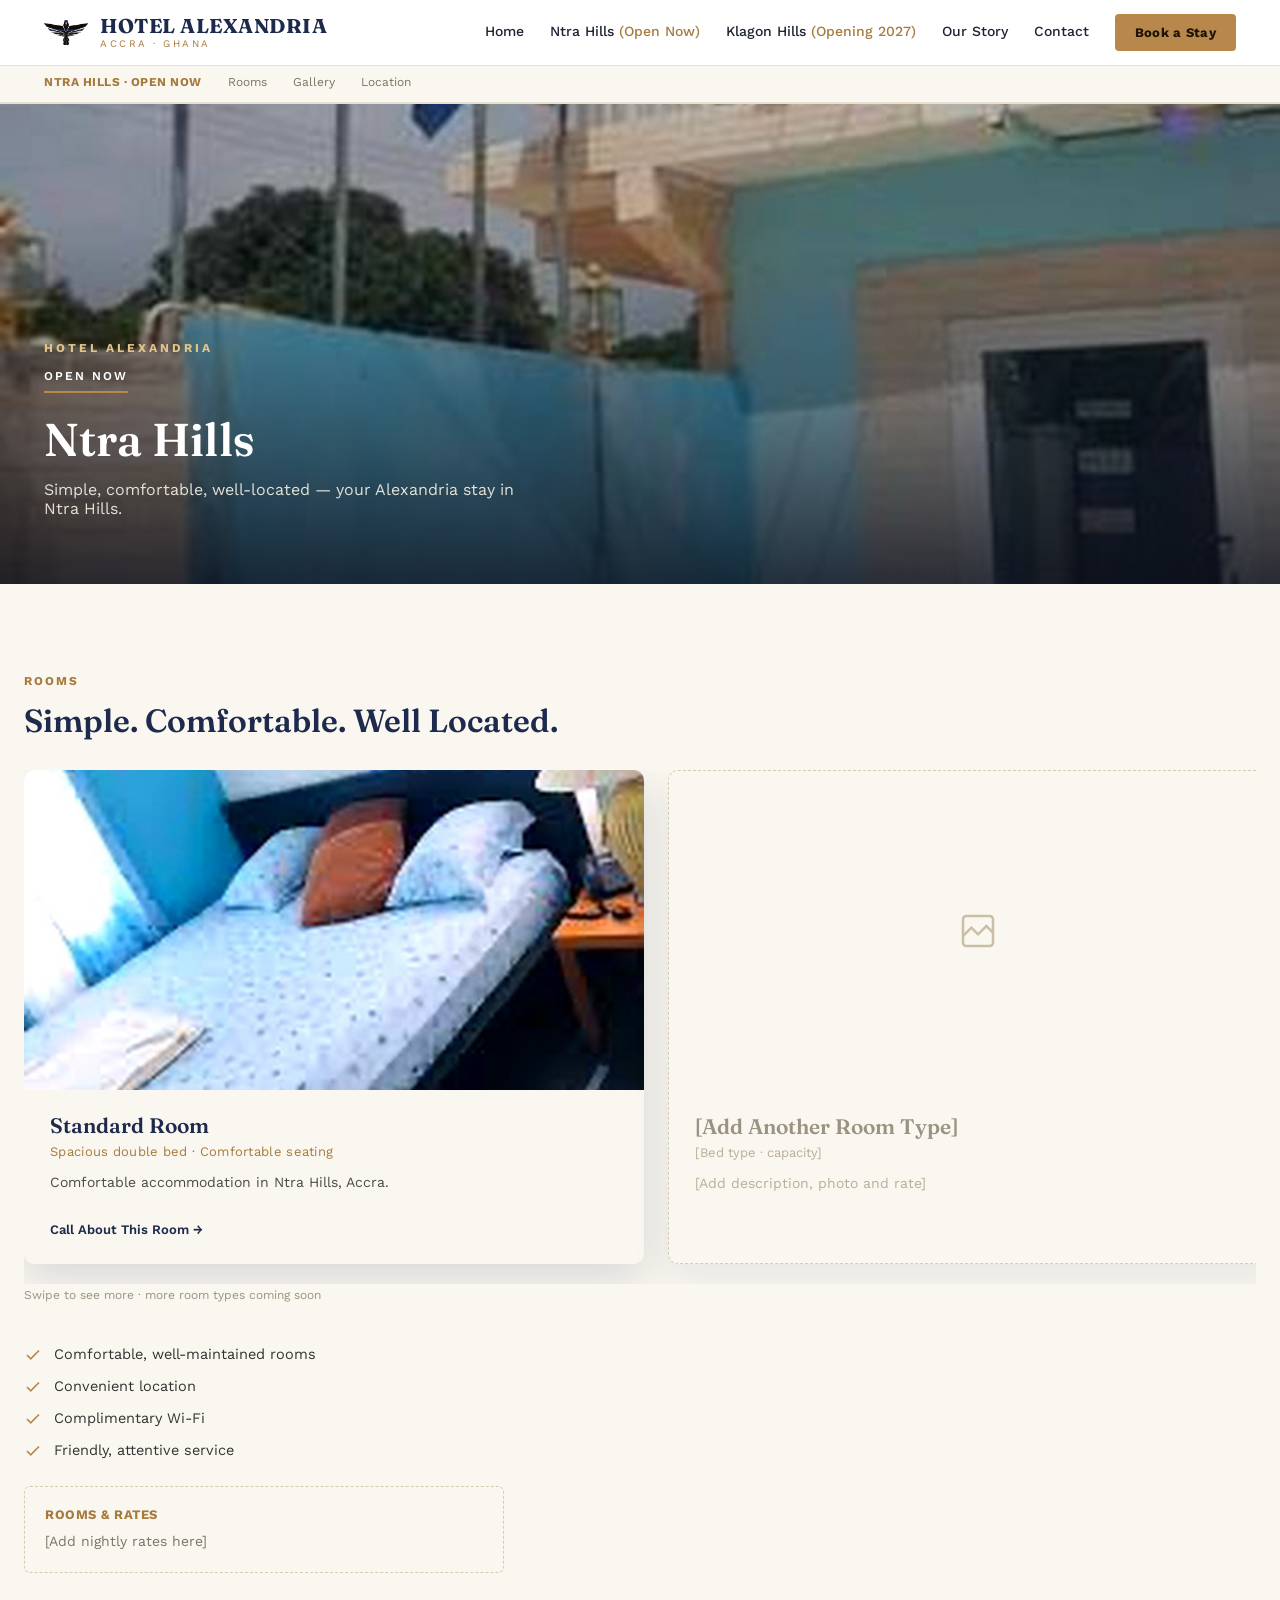
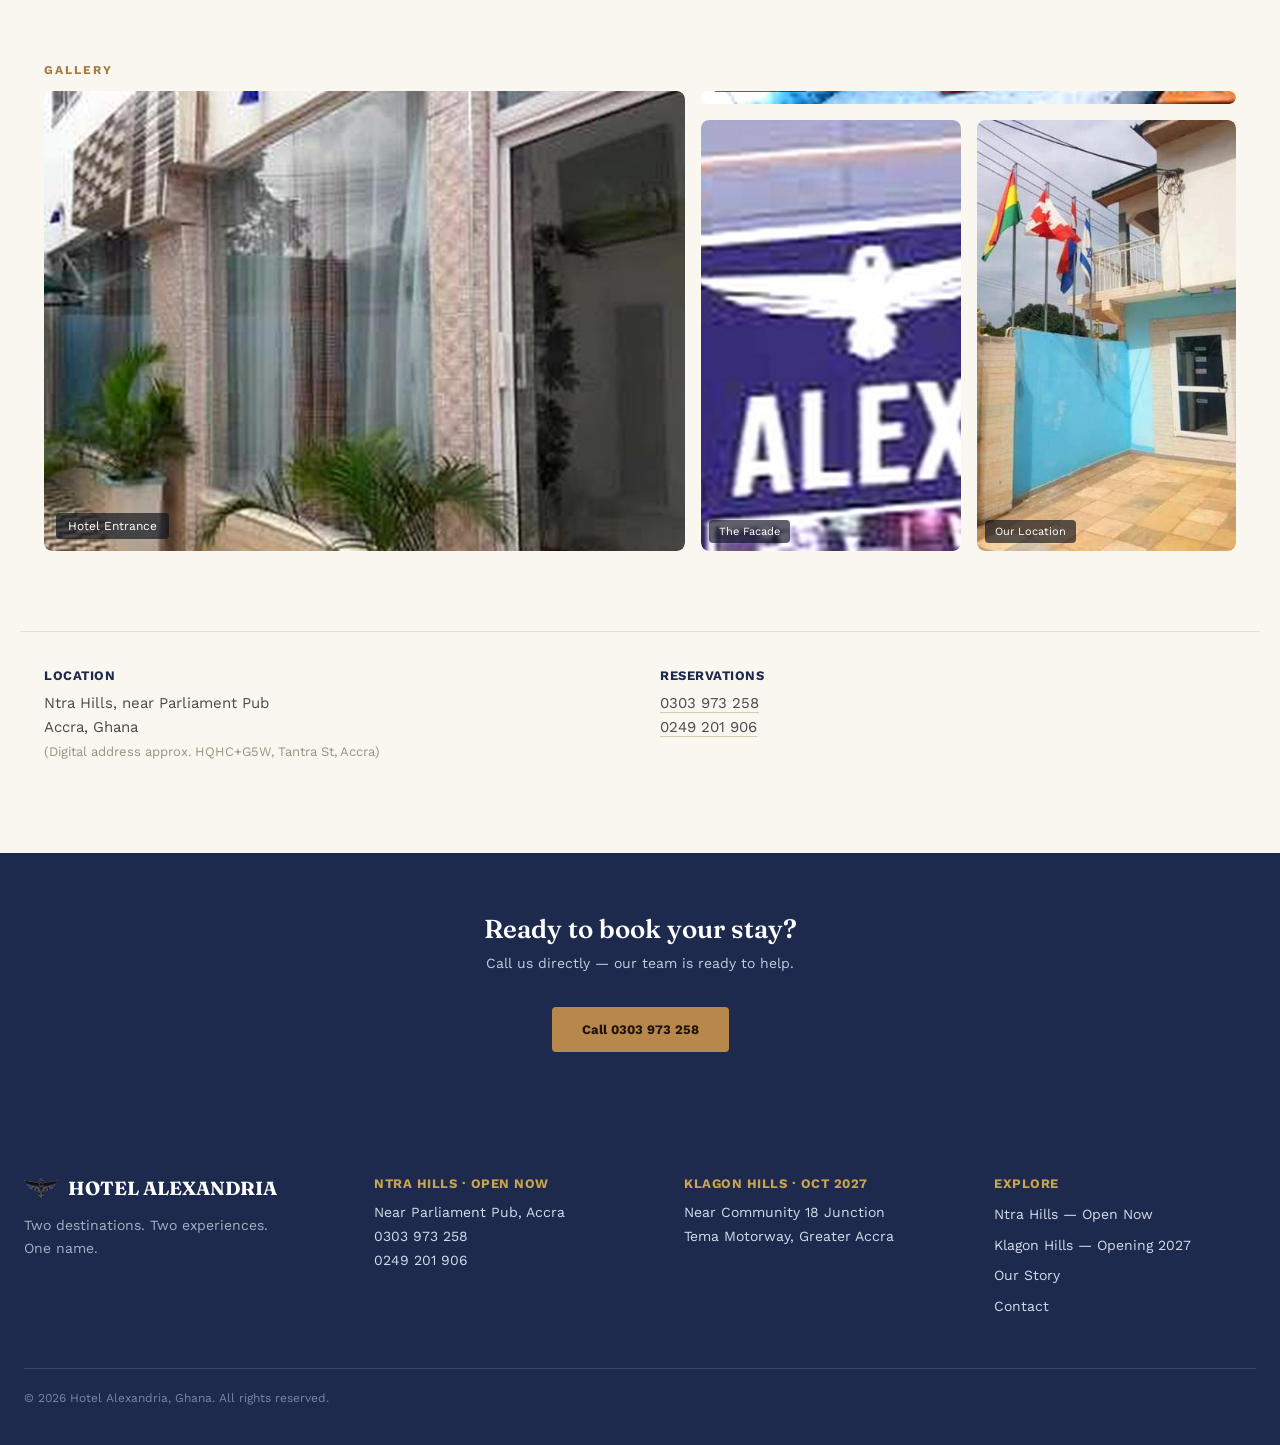
<file: ntra-hills.html>
<!doctype html>
<html lang="en">
<head>
<meta charset="utf-8">
<meta name="viewport" content="width=device-width, initial-scale=1">
<title>Ntra Hills — Hotel Alexandria</title>
<link rel="stylesheet" href="css/style.css">
</head>
<body>
<div style="width: 100%; background: #FAF7F0; overflow-x: hidden;">

<div style="position: sticky; top: 0; z-index: 40; width: 100%; background: #FFFFFF; border-bottom: 1px solid #E7DFCF;">
    <div style="max-width: 1240px; margin: 0 auto; padding: 14px 24px; display: flex; flex-wrap: wrap; align-items: center; justify-content: space-between; gap: 16px;">
      <a href="index.html" style="display: flex; align-items: center; gap: 12px;">
        <img src="images/logo-icon.png" alt="Hotel Alexandria mark" style="width: 44px; height: auto; display: block;">
        <div style="display: flex; flex-direction: column; line-height: 1;">
          <span style="font-family: 'Fraunces', serif; font-weight: 700; font-size: 20px; letter-spacing: 0.5px; color: #1D2A4D;">HOTEL ALEXANDRIA</span>
          <span style="font-size: 10px; letter-spacing: 2.5px; color: #A67A3D; margin-top: 3px;">ACCRA &middot; GHANA</span>
        </div>
      </a>
      <div style="display: flex; flex-wrap: wrap; align-items: center; gap: 26px;">
        <a class="nav-link" href="index.html" style="font-size: 14px; font-weight: 500; color: #1D2333;">Home</a>
        <a class="nav-link" href="ntra-hills.html" style="font-size: 14px; font-weight: 500; color: #1D2333;">Ntra Hills <span style="color:#A67A3D;">(Open Now)</span></a>
        <a class="nav-link" href="klagon-hills.html" style="font-size: 14px; font-weight: 500; color: #1D2333;">Klagon Hills <span style="color:#A67A3D;">(Opening 2027)</span></a>
        <a class="nav-link" href="our-story.html" style="font-size: 14px; font-weight: 500; color: #1D2333;">Our Story</a>
        <a class="nav-link" href="contact.html" style="font-size: 14px; font-weight: 500; color: #1D2333;">Contact</a>
        <a class="cta-gold" href="#book" onclick="toggleDrawer(); return false;" style="background: #B8874B; color: #1D1204; padding: 11px 20px; border-radius: 4px; font-size: 13px; font-weight: 700; letter-spacing: 0.3px; cursor: pointer;">Book a Stay</a>
      </div>
    </div>
    
    <div style="width: 100%; background: #FAF7F0; border-top: 1px solid #E7DFCF;">
      <div style="max-width: 1240px; margin: 0 auto; padding: 9px 24px; display: flex; gap: 26px; font-size: 12px; color: #7A7565;">
        <span style="color: #A67A3D; font-weight: 700; letter-spacing: 0.5px;">NTRA HILLS &middot; OPEN NOW</span>
        <a class="nav-link" href="#rooms">Rooms</a>
        <a class="nav-link" href="#gallery">Gallery</a>
        <a class="nav-link" href="#location">Location</a>
      </div>
    </div>
    <div id="booking-drawer" class="drawer-panel" style="width: 100%; background: #FFFFFF; border-top: 1px solid #E7DFCF;">
      <div style="max-width: 640px; margin: 0 auto; padding: 28px 24px 34px;">
        <div style="display: flex; justify-content: space-between; align-items: center; margin-bottom: 18px;">
          <h3 style="font-size: 19px; color: #1D2A4D; font-weight: 600;">Book Hotel Alexandria — Ntra Hills</h3>
          <a href="#" onclick="toggleDrawer(); return false;" style="cursor: pointer; font-size: 20px; color: #9A9382; line-height: 1;">&times;</a>
        </div>
        <div style="display: flex; flex-wrap: wrap; gap: 14px;">
          <div style="flex: 1 1 150px;">
            <label style="font-size: 11px; letter-spacing: 0.5px; color: #7A7565; display: block; margin-bottom: 6px;">CHECK IN</label>
            <input type="date" style="width: 100%; box-sizing: border-box; padding: 10px; border: 1px solid #D8CCB0; border-radius: 4px; font-family: 'Work Sans', sans-serif; font-size: 13px;">
          </div>
          <div style="flex: 1 1 150px;">
            <label style="font-size: 11px; letter-spacing: 0.5px; color: #7A7565; display: block; margin-bottom: 6px;">CHECK OUT</label>
            <input type="date" style="width: 100%; box-sizing: border-box; padding: 10px; border: 1px solid #D8CCB0; border-radius: 4px; font-family: 'Work Sans', sans-serif; font-size: 13px;">
          </div>
          <div style="flex: 1 1 110px;">
            <label style="font-size: 11px; letter-spacing: 0.5px; color: #7A7565; display: block; margin-bottom: 6px;">GUESTS</label>
            <input type="number" min="1" value="2" style="width: 100%; box-sizing: border-box; padding: 10px; border: 1px solid #D8CCB0; border-radius: 4px; font-family: 'Work Sans', sans-serif; font-size: 13px;">
          </div>
        </div>
        <a class="cta-gold" href="tel:0303973258" style="display: block; text-align: center; margin-top: 18px; background: #B8874B; color: #1D1204; padding: 14px; border-radius: 4px; font-size: 13px; font-weight: 700;">Call to Check Availability</a>
        <div style="text-align: center; margin-top: 8px; font-size: 11px; color: #9A9382;">We don't yet take bookings online — this calls our reservations line directly.</div>
        <div style="text-align: center; margin-top: 18px; padding-top: 16px; border-top: 1px solid #E7DFCF; font-size: 13px; color: #7A7565;">
          Looking for Klagon Hills? Opening October 2027 —
          <a href="klagon-hills.html" style="color: #A67A3D; font-weight: 600; border-bottom: 1px solid #A67A3D;">Register for updates</a>
        </div>
      </div>
    </div>
  </div>

<div style="position: relative; width: 100%; min-height: 480px; display: flex; align-items: flex-end; overflow: hidden;">
    <img class="settle" src="images/exterior_flags.jpg" alt="Hotel Alexandria Ntra Hills exterior" style="position: absolute; inset: 0; width: 100%; height: 100%; object-fit: cover;">
    <div style="position: absolute; inset: 0; background: linear-gradient(0deg, rgba(10,14,26,0.85) 0%, rgba(10,14,26,0.25) 70%);"></div>
    <div style="position: relative; max-width: 1240px; margin: 0 auto; padding: 60px 24px 50px; width: 100%; box-sizing: border-box;">
      <div style="font-size: 12px; letter-spacing: 3px; color: #E3C589; font-weight: 700; margin-bottom: 10px;">HOTEL ALEXANDRIA</div>
      <div style="font-size: 12px; letter-spacing: 2px; color: #FFFFFF; font-weight: 600; padding-bottom: 8px; border-bottom: 2px solid #B8874B; display: inline-block; margin-bottom: 18px;">OPEN NOW</div>
      <h1 style="font-size: 46px; color: #FFFFFF; font-weight: 600;">Ntra Hills</h1>
      <p style="font-size: 16px; color: #E4E1D6; margin-top: 12px; max-width: 480px;">Simple, comfortable, well-located — your Alexandria stay in Ntra Hills.</p>
    </div>
  </div>

  <div id="rooms" style="width: 100%; padding: 90px 24px 40px;">
    <div style="max-width: 1240px; margin: 0 auto;">
      <div style="font-size: 12px; letter-spacing: 2px; color: #A67A3D; font-weight: 700; margin-bottom: 14px;">ROOMS</div>
      <h2 style="font-size: 32px; color: #1D2A4D; line-height: 1.2; font-weight: 600; margin-bottom: 30px;">Simple. Comfortable. Well Located.</h2>
      <div class="swipe-row" style="display: flex; overflow-x: auto; gap: 24px; padding-bottom: 20px;">
        <div class="swipe-card lift img-zoom" style="flex: 0 0 auto; width: min(78vw, 620px); border-radius: 10px; overflow: hidden; box-shadow: 0 16px 40px rgba(29,42,77,0.14); background: #FAF7F0;">
          <img src="images/room1.jpg" alt="Standard room" style="width: 100%; height: 320px; object-fit: cover;">
          <div style="padding: 22px 26px 26px;">
            <h3 style="font-size: 21px; color: #1D2A4D; font-weight: 600;">Standard Room</h3>
            <div style="font-size: 13px; color: #A67A3D; margin-top: 6px; letter-spacing: 0.3px;">Spacious double bed &middot; Comfortable seating</div>
            <p style="font-size: 14px; color: #4A4A4A; margin-top: 12px; line-height: 1.6;">Comfortable accommodation in Ntra Hills, Accra.</p>
            <a class="cta-outline-line" href="tel:0303973258" style="display: inline-block; margin-top: 14px; font-size: 13px; color: #1D2A4D; font-weight: 600; border-bottom-color: #1D2A4D;">Call About This Room <span class="btn-arrow" style="color:#1D2A4D;">&#8594;</span></a>
          </div>
        </div>
        <div class="swipe-card lift" style="flex: 0 0 auto; width: min(78vw, 620px); border-radius: 10px; overflow: hidden; box-shadow: 0 16px 40px rgba(29,42,77,0.08); background: #FAF7F0; border: 1px dashed #D8CCB0;">
          <div style="width: 100%; height: 320px; display: flex; align-items: center; justify-content: center; color: #C9BFA6;">
            <svg width="40" height="40" viewBox="0 0 24 24" fill="none" stroke="#C9BFA6" stroke-width="1.5"><rect x="3" y="3" width="18" height="18" rx="2"/><path d="M3 15l5-5 4 4 5-5 4 4"/></svg>
          </div>
          <div style="padding: 22px 26px 26px;">
            <h3 style="font-size: 21px; color: #9A9382; font-weight: 600;">[Add Another Room Type]</h3>
            <div style="font-size: 13px; color: #B8AF98; margin-top: 6px;">[Bed type &middot; capacity]</div>
            <p style="font-size: 14px; color: #B8AF98; margin-top: 12px; line-height: 1.6;">[Add description, photo and rate]</p>
          </div>
        </div>
      </div>
      <div style="font-size: 12px; color: #9A9382; margin-top: 4px;">Swipe to see more &middot; more room types coming soon</div>

      <div style="display: flex; flex-direction: column; gap: 14px; margin-top: 44px; max-width: 480px;">
        <div style="display: flex; align-items: center; gap: 12px;"><svg width="18" height="18" viewBox="0 0 24 24" fill="none" stroke="#B8874B" stroke-width="2.2"><path d="M20 6L9 17l-5-5"/></svg><span style="font-size: 14.5px; color: #333333;">Comfortable, well-maintained rooms</span></div>
        <div style="display: flex; align-items: center; gap: 12px;"><svg width="18" height="18" viewBox="0 0 24 24" fill="none" stroke="#B8874B" stroke-width="2.2"><path d="M20 6L9 17l-5-5"/></svg><span style="font-size: 14.5px; color: #333333;">Convenient location</span></div>
        <div style="display: flex; align-items: center; gap: 12px;"><svg width="18" height="18" viewBox="0 0 24 24" fill="none" stroke="#B8874B" stroke-width="2.2"><path d="M20 6L9 17l-5-5"/></svg><span style="font-size: 14.5px; color: #333333;">Complimentary Wi-Fi</span></div>
        <div style="display: flex; align-items: center; gap: 12px;"><svg width="18" height="18" viewBox="0 0 24 24" fill="none" stroke="#B8874B" stroke-width="2.2"><path d="M20 6L9 17l-5-5"/></svg><span style="font-size: 14.5px; color: #333333;">Friendly, attentive service</span></div>
      </div>
      <div style="margin-top: 26px; padding: 20px; background: #FAF7F0; border: 1px dashed #D8CCB0; border-radius: 6px; max-width: 480px;">
        <div style="font-size: 13px; font-weight: 700; color: #A67A3D; letter-spacing: 0.5px; margin-bottom: 8px;">ROOMS &amp; RATES</div>
        <div style="font-size: 14px; color: #7A7565; line-height: 1.6;">[Add nightly rates here]</div>
      </div>
    </div>
  </div>

  <div id="gallery" style="max-width: 1240px; margin: 20px auto 0; padding: 30px 24px 20px;">
    <div style="font-size: 12px; letter-spacing: 2px; color: #A67A3D; font-weight: 700; margin-bottom: 14px;">GALLERY</div>
    <div class="grid-gallery" style="display: grid; grid-template-columns: 1.2fr 1fr; grid-template-rows: repeat(2, 1fr); gap: 16px; height: 460px;">
      <div class="lift img-zoom" style="grid-row: span 2; position: relative; border-radius: 8px;">
        <img src="images/exterior_courtyard.jpg" alt="Hotel entrance" style="width: 100%; height: 100%; object-fit: cover; border-radius: 8px;">
        <div style="position: absolute; left: 12px; bottom: 12px; background: rgba(10,14,26,0.65); color: #FFFFFF; font-size: 12px; padding: 6px 12px; border-radius: 4px;">Hotel Entrance</div>
      </div>
      <div class="lift img-zoom" style="position: relative; border-radius: 8px;">
        <img src="images/room1.jpg" alt="Guest room" style="width: 100%; height: 100%; object-fit: cover; border-radius: 8px;">
        <div style="position: absolute; left: 12px; bottom: 12px; background: rgba(10,14,26,0.65); color: #FFFFFF; font-size: 12px; padding: 6px 12px; border-radius: 4px;">Guest Room</div>
      </div>
      <div style="display: grid; grid-template-columns: 1fr 1fr; gap: 16px; height: 100%;">
        <div class="lift img-zoom" style="position: relative; border-radius: 8px;">
          <img src="images/logo_board3.jpg" alt="The facade" style="width: 100%; height: 100%; object-fit: cover; border-radius: 8px;">
          <div style="position: absolute; left: 8px; bottom: 8px; background: rgba(10,14,26,0.65); color: #FFFFFF; font-size: 11px; padding: 5px 10px; border-radius: 4px;">The Facade</div>
        </div>
        <div class="lift img-zoom" style="position: relative; border-radius: 8px;">
          <img src="images/exterior_flags.jpg" alt="Our location" style="width: 100%; height: 100%; object-fit: cover; border-radius: 8px;">
          <div style="position: absolute; left: 8px; bottom: 8px; background: rgba(10,14,26,0.65); color: #FFFFFF; font-size: 11px; padding: 5px 10px; border-radius: 4px;">Our Location</div>
        </div>
      </div>
    </div>
  </div>

  <div id="location" style="max-width: 1240px; margin: 60px auto 0; padding: 36px 24px 90px; border-top: 1px solid #E7DFCF; display: flex; flex-wrap: wrap; gap: 40px;">
    <div style="flex: 1 1 280px;">
      <div style="font-size: 13px; font-weight: 700; color: #1D2A4D; letter-spacing: 0.5px; margin-bottom: 8px;">LOCATION</div>
      <div style="font-size: 15px; color: #4A4A4A; line-height: 1.6;">Ntra Hills, near Parliament Pub<br>Accra, Ghana<br><span style="color: #9A9382; font-size: 13px;">(Digital address approx. HQHC+G5W, Tantra St, Accra)</span></div>
    </div>
    <div style="flex: 1 1 280px;">
      <div style="font-size: 13px; font-weight: 700; color: #1D2A4D; letter-spacing: 0.5px; margin-bottom: 8px;">RESERVATIONS</div>
      <div style="font-size: 15px; color: #4A4A4A; line-height: 1.6;"><a href="tel:0303973258" style="border-bottom: 1px solid #D8CCB0;">0303 973 258</a><br><a href="tel:0249201906" style="border-bottom: 1px solid #D8CCB0;">0249 201 906</a></div>
    </div>
  </div>

  <div style="width: 100%; background: #1D2A4D; padding: 60px 24px; text-align: center;">
    <div style="max-width: 560px; margin: 0 auto;">
      <h3 style="font-size: 26px; color: #FFFFFF; font-weight: 600;">Ready to book your stay?</h3>
      <p style="font-size: 14px; color: #C7CCDC; margin-top: 10px;">Call us directly — our team is ready to help.</p>
      <a class="cta-gold" href="tel:0303973258" style="display: inline-block; margin-top: 22px; background: #B8874B; color: #1D1204; padding: 15px 30px; border-radius: 4px; font-size: 13px; font-weight: 700;">Call 0303 973 258</a>
    </div>
  </div>


<div style="width: 100%; background: #1D2A4D; padding: 64px 24px 40px;">
    <div style="max-width: 1240px; margin: 0 auto;">
      <div style="display: flex; flex-wrap: wrap; gap: 48px; justify-content: space-between;">
        <div style="flex: 1 1 260px;">
          <div style="display: flex; align-items: center; gap: 10px;">
            <img src="images/logo-icon.png" alt="Hotel Alexandria mark" style="width: 34px; height: auto; display: block;">
            <span style="font-family: 'Fraunces', serif; font-weight: 700; font-size: 19px; color: #FFFFFF;">HOTEL ALEXANDRIA</span>
          </div>
          <p style="font-size: 14px; color: #A7AFC6; line-height: 1.6; margin-top: 14px; max-width: 260px;">Two destinations. Two experiences. One name.</p>
        </div>
        <div style="flex: 1 1 220px;">
          <div style="font-size: 13px; font-weight: 700; color: #C9A44C; letter-spacing: 0.5px; margin-bottom: 10px;">NTRA HILLS &middot; OPEN NOW</div>
          <div style="font-size: 14px; color: #D6DBEA; line-height: 1.7;">Near Parliament Pub, Accra<br><a class="nav-link" href="tel:0303973258">0303 973 258</a><br><a class="nav-link" href="tel:0249201906">0249 201 906</a></div>
        </div>
        <div style="flex: 1 1 220px;">
          <div style="font-size: 13px; font-weight: 700; color: #C9A44C; letter-spacing: 0.5px; margin-bottom: 10px;">KLAGON HILLS &middot; OCT 2027</div>
          <div style="font-size: 14px; color: #D6DBEA; line-height: 1.7;">Near Community 18 Junction<br>Tema Motorway, Greater Accra</div>
        </div>
        <div style="flex: 1 1 220px;">
          <div style="font-size: 13px; font-weight: 700; color: #C9A44C; letter-spacing: 0.5px; margin-bottom: 10px;">EXPLORE</div>
          <div style="font-size: 14px; color: #D6DBEA; line-height: 1.9; display: flex; flex-direction: column;">
            <a class="nav-link" href="ntra-hills.html" style="align-self: flex-start;">Ntra Hills — Open Now</a>
            <a class="nav-link" href="klagon-hills.html" style="align-self: flex-start;">Klagon Hills — Opening 2027</a>
            <a class="nav-link" href="our-story.html" style="align-self: flex-start;">Our Story</a>
            <a class="nav-link" href="contact.html" style="align-self: flex-start;">Contact</a>
          </div>
        </div>
      </div>
      <div style="border-top: 1px solid rgba(255,255,255,0.12); margin-top: 44px; padding-top: 22px; font-size: 12px; color: #7885A3;">&copy; 2026 Hotel Alexandria, Ghana. All rights reserved.</div>
    </div>
  </div>
</div>
<script src="js/main.js"></script>
</body>
</html>
</file>
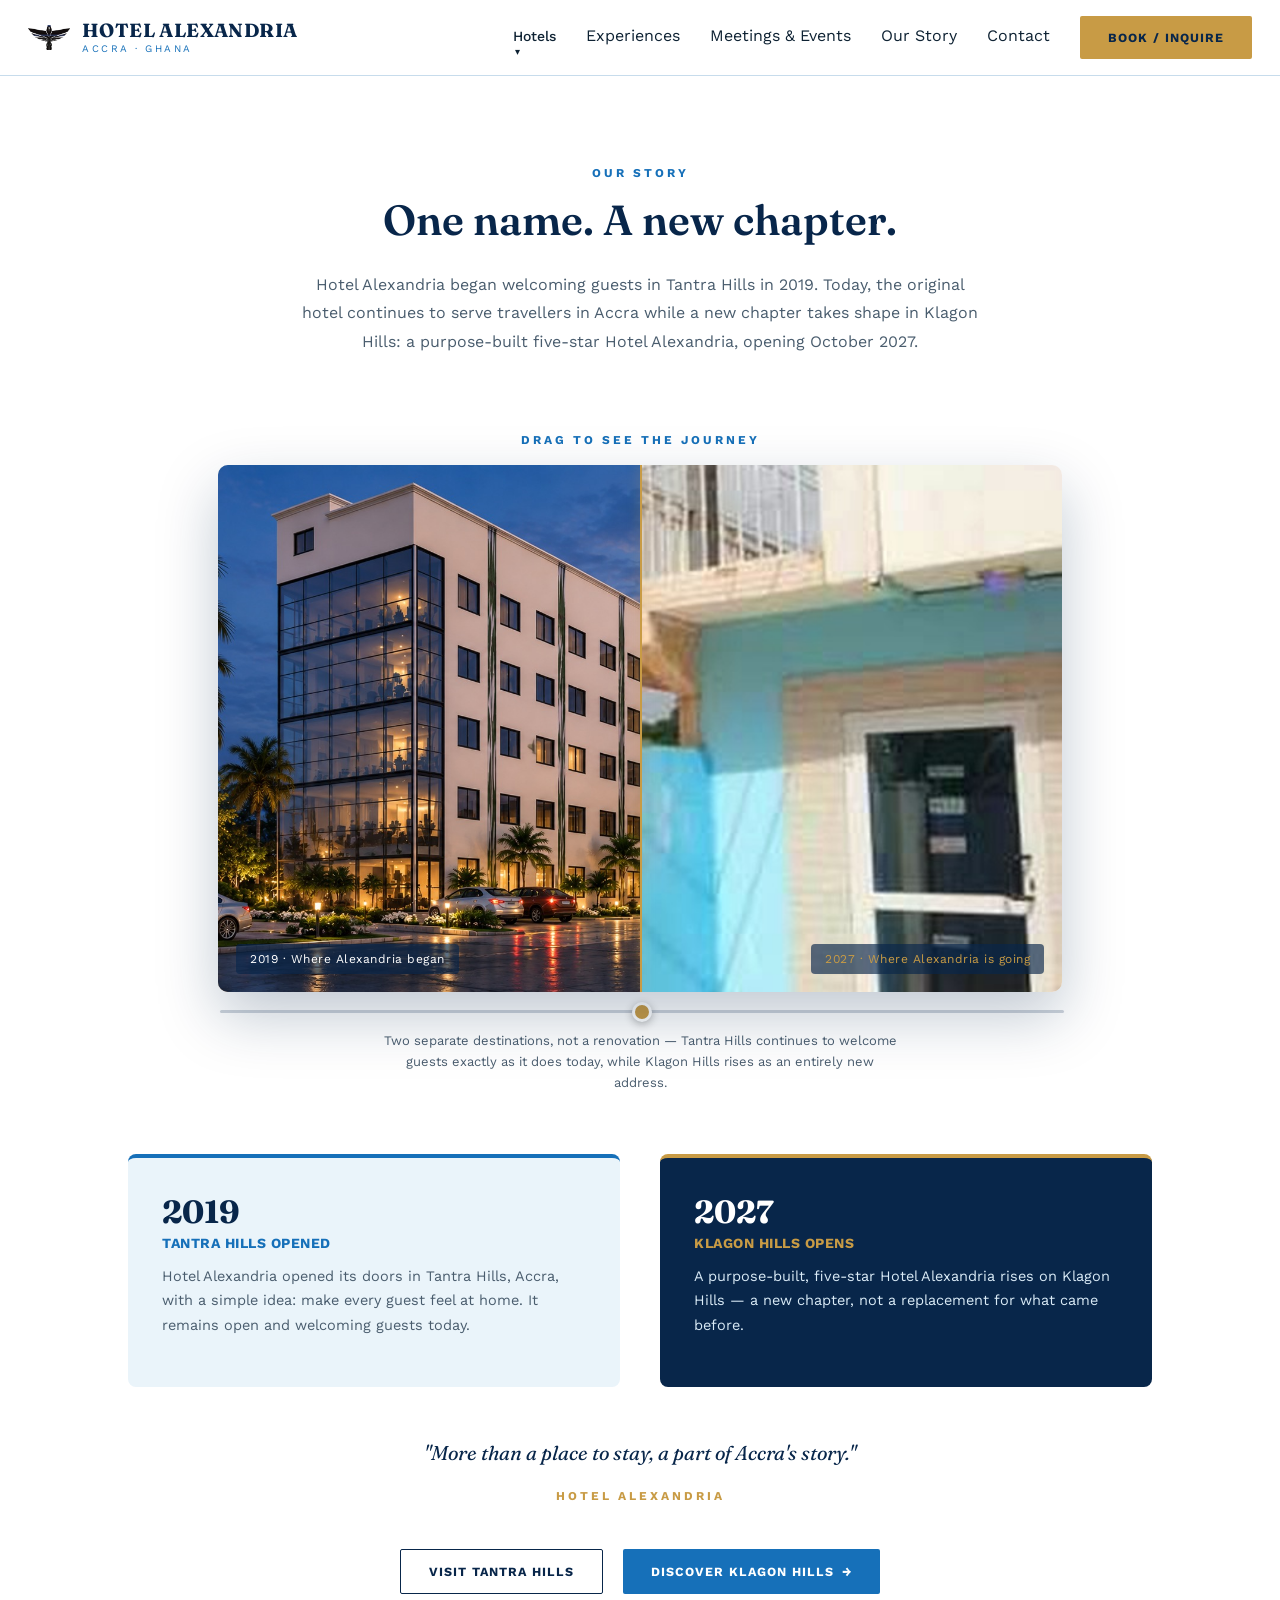
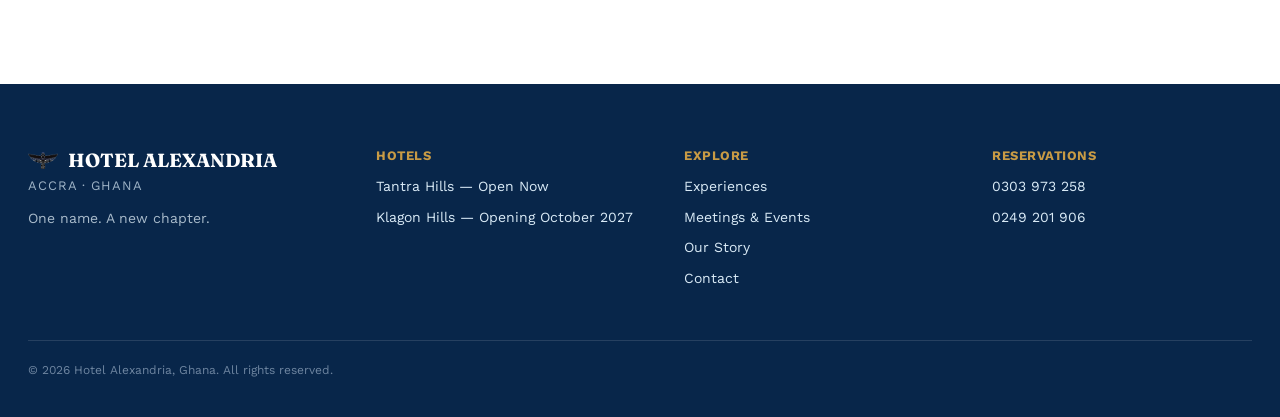
<file: our-story.html>
<!doctype html>
<html lang="en">
<head>
<meta charset="utf-8">
<meta name="viewport" content="width=device-width, initial-scale=1">
<title>Our Story — Hotel Alexandria</title>
<link rel="stylesheet" href="css/style.css">
</head>
<body>
<div style="width: 100%; background: #FFFFFF; overflow-x: hidden;">

<header id="site-header" class="">
  <div class="nav-inner">
    <a href="index.html" style="display: flex; align-items: center; gap: 12px;">
      <img src="images/logo-icon.png" alt="Hotel Alexandria mark" style="width: 42px; height: auto; display: block;">
      <div style="display: flex; flex-direction: column; line-height: 1; gap: 4px;">
        <span class="brand-name">HOTEL ALEXANDRIA</span>
        <span class="brand-sub">ACCRA &middot; GHANA</span>
      </div>
    </a>
    <nav class="desktop-nav">

      <details class="hotels-menu">
        <summary class="nav-link">Hotels</summary>
        <div class="mega-panel">
          <div class="mega-panel-head">OUR HOTELS</div>
          <div class="mega-panel-sub">Two unique experiences. One Alexandria.</div>
          <div class="mega-cards">
            <a class="mega-card klagon-card lift img-zoom" href="klagon-hills.html">
              <img src="images/klagon-photoreal.jpg" alt="Klagon Hills, evening concept view">
              <div class="scrim"></div>
              <div class="mega-card-body">
                <div style="font-size: 11px; letter-spacing: 1.5px; color: #C89B45; font-weight: 700;">KLAGON HILLS</div>
                <div style="font-size: 15px; font-weight: 600; margin-top: 4px; line-height: 1.4;">Our new five-star flagship.<br>Opening October 2027.</div>
                <div style="font-size: 12px; margin-top: 8px; text-decoration: underline;">Discover Klagon Hills &#8594;</div>
              </div>
            </a>
            <a class="mega-card lift img-zoom" href="tantra-hills.html">
              <img src="images/exterior_flags.jpg" alt="Tantra Hills exterior">
              <div class="scrim"></div>
              <div class="mega-card-body">
                <div style="font-size: 11px; letter-spacing: 1.5px; color: #C89B45; font-weight: 700;">TANTRA HILLS</div>
                <div style="font-size: 15px; font-weight: 600; margin-top: 4px; line-height: 1.4;">The original Alexandria.<br>Open now.</div>
                <div style="font-size: 12px; margin-top: 8px; text-decoration: underline;">Explore &amp; Book &#8594;</div>
              </div>
            </a>
          </div>
        </div>
      </details>
      <a class="nav-link" href="index.html#experiences">Experiences</a>
      <a class="nav-link" href="klagon-hills.html#meetings">Meetings &amp; Events</a>
      <a class="nav-link" href="our-story.html">Our Story</a>
      <a class="nav-link" href="contact.html">Contact</a>
      <a class="btn btn-gold" href="#" onclick="toggleDrawer(); return false;">Book / Inquire</a>
    </nav>
    <button class="hamburger" onclick="toggleMobileNav()" aria-label="Open menu">
      <span></span><span></span><span></span>
    </button>
  </div>


    <div id="booking-drawer" class="drawer-panel" style="width: 100%;">
      <div style="max-width: 640px; margin: 0 auto; padding: 28px 24px 34px;">
        <div style="display: flex; justify-content: space-between; align-items: center; margin-bottom: 18px;">
          <h3 style="font-size: 19px; color: #08264A; font-weight: 600;">Book Hotel Alexandria — Tantra Hills</h3>
          <a href="#" onclick="toggleDrawer(); return false;" style="cursor: pointer; font-size: 20px; color: #4A5D6E; line-height: 1;">&times;</a>
        </div>
        <div style="display: flex; flex-wrap: wrap; gap: 14px;">
          <div style="flex: 1 1 150px;">
            <label style="font-size: 11px; letter-spacing: 0.5px; color: #4A5D6E; display: block; margin-bottom: 6px;">CHECK IN</label>
            <input type="date" style="width: 100%; box-sizing: border-box; padding: 10px; border: 1px solid #C7DCEC; border-radius: 4px; font-family: 'Work Sans', sans-serif; font-size: 13px;">
          </div>
          <div style="flex: 1 1 150px;">
            <label style="font-size: 11px; letter-spacing: 0.5px; color: #4A5D6E; display: block; margin-bottom: 6px;">CHECK OUT</label>
            <input type="date" style="width: 100%; box-sizing: border-box; padding: 10px; border: 1px solid #C7DCEC; border-radius: 4px; font-family: 'Work Sans', sans-serif; font-size: 13px;">
          </div>
          <div style="flex: 1 1 110px;">
            <label style="font-size: 11px; letter-spacing: 0.5px; color: #4A5D6E; display: block; margin-bottom: 6px;">GUESTS</label>
            <input type="number" min="1" value="2" style="width: 100%; box-sizing: border-box; padding: 10px; border: 1px solid #C7DCEC; border-radius: 4px; font-family: 'Work Sans', sans-serif; font-size: 13px;">
          </div>
        </div>
        <a class="btn btn-primary" href="tel:0303973258" style="display: flex; justify-content: center; margin-top: 18px; width: 100%;">Call to Check Availability</a>
        <div style="text-align: center; margin-top: 8px; font-size: 11px; color: #4A5D6E;">We don't yet take bookings online — this calls our reservations line directly.</div>
        <div style="text-align: center; margin-top: 18px; padding-top: 16px; border-top: 1px solid #C7DCEC; font-size: 13px; color: #4A5D6E;">
          Looking for Klagon Hills? Opening October 2027 —
          <a href="klagon-hills.html" style="color: #1670B9; font-weight: 600; border-bottom: 1px solid #1670B9;">Follow the journey</a>
        </div>
      </div>
    </div>
</header>

<div id="mobile-nav">
  <button id="mobile-close" onclick="toggleMobileNav()" aria-label="Close menu">&times;</button>
  <div style="clear: both; padding-top: 50px;">
    <div style="display: flex; align-items: center; gap: 10px; margin-bottom: 30px;">
      <img src="images/logo-icon.png" alt="Hotel Alexandria mark" style="width: 36px; height: auto; display: block;">
      <div>
        <div style="font-family: 'Fraunces', serif; font-size: 17px; font-weight: 700;">HOTEL ALEXANDRIA</div>
      </div>
    </div>
    <a href="index.html">Home</a>
    <div style="padding: 14px 0; border-bottom: 1px solid rgba(255,255,255,0.12);">
      <div style="font-size: 17px; margin-bottom: 6px;">Hotels</div>
      <a class="sub-link" href="klagon-hills.html" style="border: none; padding: 6px 0;">&#8594; Klagon Hills — Opening Oct 2027</a>
      <a class="sub-link" href="tantra-hills.html" style="border: none; padding: 6px 0;">&#8594; Tantra Hills — Open Now</a>
    </div>
    <a href="index.html#experiences">Experiences</a>
    <a href="klagon-hills.html#meetings">Meetings &amp; Events</a>
    <a href="our-story.html">Our Story</a>
    <a href="contact.html">Contact</a>
    <a class="btn btn-gold" href="tel:0303973258" style="margin-top: 24px;">Book / Inquire</a>
  </div>
</div>

<div style="width: 100%; padding: 90px 28px 20px; text-align: center;">
    <div class="eyebrow eyebrow-blue" style="margin-bottom: 14px;">OUR STORY</div>
    <h1 style="font-size: clamp(30px, 4vw, 42px); color: #08264A; font-weight: 600; line-height: 1.25; max-width: 720px; margin: 0 auto;">One name. A new chapter.</h1>
    <p style="font-size: 16px; line-height: 1.8; color: #4A5D6E; margin-top: 24px; max-width: 680px; margin-left: auto; margin-right: auto;">Hotel Alexandria began welcoming guests in Tantra Hills in 2019. Today, the original hotel continues to serve travellers in Accra while a new chapter takes shape in Klagon Hills: a purpose-built five-star Hotel Alexandria, opening October 2027.</p>
</div>

<div style="max-width: 900px; margin: 40px auto 0; padding: 0 28px;">
    <div style="text-align: center; margin-bottom: 18px;">
      <div class="eyebrow eyebrow-blue">DRAG TO SEE THE JOURNEY</div>
    </div>
    <div style="position: relative; width: 100%; aspect-ratio: 16/10; border-radius: 10px; overflow: hidden; box-shadow: 0 24px 60px rgba(8,38,74,0.25);">
      <img src="images/exterior_flags.jpg" alt="Hotel Alexandria Tantra Hills, 2019" style="position: absolute; inset: 0; width: 100%; height: 100%; object-fit: cover;">
      <img id="future-img" src="images/klagon-photoreal.jpg" alt="Hotel Alexandria Klagon Hills, 2027 concept view" style="position: absolute; inset: 0; width: 100%; height: 100%; object-fit: cover; clip-path: inset(0 50% 0 0);">
      <div id="journey-divider" style="position: absolute; top: 0; bottom: 0; left: 50%; width: 2px; background: #C89B45; box-shadow: 0 0 12px rgba(200,155,69,0.6);"></div>
      <div style="position: absolute; left: 18px; bottom: 18px; background: rgba(8,38,74,0.65); color: #FFFFFF; padding: 8px 14px; border-radius: 4px; font-size: 12px; letter-spacing: 0.5px;">2019 &middot; Where Alexandria began</div>
      <div style="position: absolute; right: 18px; bottom: 18px; background: rgba(8,38,74,0.65); color: #C89B45; padding: 8px 14px; border-radius: 4px; font-size: 12px; letter-spacing: 0.5px;">2027 &middot; Where Alexandria is going</div>
    </div>
    <input class="alex-slider" type="range" min="0" max="100" value="50" oninput="updateJourneySlider(this.value)" style="margin-top: 18px;">
    <p style="text-align: center; font-size: 13px; color: #4A5D6E; margin-top: 14px; max-width: 520px; margin-left: auto; margin-right: auto; line-height: 1.6;">Two separate destinations, not a renovation — Tantra Hills continues to welcome guests exactly as it does today, while Klagon Hills rises as an entirely new address.</p>
</div>

<div style="max-width: 1080px; margin: 60px auto 0; padding: 0 28px 90px;">
    <div style="display: flex; flex-wrap: wrap; gap: 40px; align-items: stretch;">
      <div class="lift" style="flex: 1 1 300px; background: #EAF4FA; border-radius: 8px; padding: 34px; border-top: 4px solid #1670B9;">
        <div style="font-family: 'Fraunces', serif; font-size: 32px; color: #08264A; font-weight: 700;">2019</div>
        <div style="font-size: 14px; color: #1670B9; letter-spacing: 0.5px; font-weight: 700; margin-top: 4px;">TANTRA HILLS OPENED</div>
        <p style="font-size: 14.5px; color: #4A5D6E; line-height: 1.7; margin-top: 14px;">Hotel Alexandria opened its doors in Tantra Hills, Accra, with a simple idea: make every guest feel at home. It remains open and welcoming guests today.</p>
      </div>
      <div class="lift" style="flex: 1 1 300px; background: #08264A; border-radius: 8px; padding: 34px; border-top: 4px solid #C89B45;">
        <div style="font-family: 'Fraunces', serif; font-size: 32px; color: #FFFFFF; font-weight: 700;">2027</div>
        <div style="font-size: 14px; color: #C89B45; letter-spacing: 0.5px; font-weight: 700; margin-top: 4px;">KLAGON HILLS OPENS</div>
        <p style="font-size: 14.5px; color: #D9EAF6; line-height: 1.7; margin-top: 14px;">A purpose-built, five-star Hotel Alexandria rises on Klagon Hills — a new chapter, not a replacement for what came before.</p>
      </div>
    </div>

    <div style="max-width: 640px; margin: 50px auto 0; text-align: center;">
      <p style="font-family: 'Fraunces', serif; font-style: italic; font-size: 20px; color: #08264A; line-height: 1.6;">"More than a place to stay, a part of Accra's story."</p>
      <div class="eyebrow eyebrow-gold" style="margin-top: 10px;">HOTEL ALEXANDRIA</div>
    </div>

    <div style="display: flex; justify-content: center; gap: 20px; margin-top: 46px; flex-wrap: wrap;">
      <a class="btn btn-line-dark" href="tantra-hills.html">Visit Tantra Hills</a>
      <a class="btn btn-primary" href="klagon-hills.html">Discover Klagon Hills <span class="btn-arrow">&#8594;</span></a>
    </div>
</div>


<footer style="width: 100%; background: #08264A; padding: 64px 28px 40px; color: #FFFFFF;">
    <div style="max-width: 1320px; margin: 0 auto;">
      <div style="display: flex; flex-wrap: wrap; gap: 48px; justify-content: space-between;">
        <div style="flex: 1 1 260px;">
          <div style="display: flex; align-items: center; gap: 10px;">
            <img src="images/logo-icon.png" alt="Hotel Alexandria mark" style="width: 30px; height: auto; display: block;">
            <span style="font-family: 'Fraunces', serif; font-weight: 700; font-size: 19px;">HOTEL ALEXANDRIA</span>
          </div>
          <p style="font-size: 13px; color: #9FB4C7; margin-top: 6px; letter-spacing: 1px;">ACCRA &middot; GHANA</p>
          <p style="font-size: 14px; color: #A9BBCB; line-height: 1.6; margin-top: 14px; max-width: 260px;">One name. A new chapter.</p>
        </div>
        <div style="flex: 1 1 220px;">
          <div style="font-size: 13px; font-weight: 700; color: #C89B45; letter-spacing: 0.5px; margin-bottom: 10px;">HOTELS</div>
          <div style="font-size: 14px; color: #D9EAF6; line-height: 1.9; display: flex; flex-direction: column;">
            <a class="nav-link" href="tantra-hills.html" style="align-self: flex-start;">Tantra Hills — Open Now</a>
            <a class="nav-link" href="klagon-hills.html" style="align-self: flex-start;">Klagon Hills — Opening October 2027</a>
          </div>
        </div>
        <div style="flex: 1 1 220px;">
          <div style="font-size: 13px; font-weight: 700; color: #C89B45; letter-spacing: 0.5px; margin-bottom: 10px;">EXPLORE</div>
          <div style="font-size: 14px; color: #D9EAF6; line-height: 1.9; display: flex; flex-direction: column;">
            <a class="nav-link" href="index.html#experiences" style="align-self: flex-start;">Experiences</a>
            <a class="nav-link" href="klagon-hills.html#meetings" style="align-self: flex-start;">Meetings &amp; Events</a>
            <a class="nav-link" href="our-story.html" style="align-self: flex-start;">Our Story</a>
            <a class="nav-link" href="contact.html" style="align-self: flex-start;">Contact</a>
          </div>
        </div>
        <div style="flex: 1 1 220px;">
          <div style="font-size: 13px; font-weight: 700; color: #C89B45; letter-spacing: 0.5px; margin-bottom: 10px;">RESERVATIONS</div>
          <div style="font-size: 14px; color: #D9EAF6; line-height: 1.9;">
            <a class="nav-link" href="tel:0303973258" style="display: block;">0303 973 258</a>
            <a class="nav-link" href="tel:0249201906" style="display: block;">0249 201 906</a>
          </div>
        </div>
      </div>
      <div style="border-top: 1px solid rgba(255,255,255,0.12); margin-top: 44px; padding-top: 22px; font-size: 12px; color: #6E85A0;">&copy; 2026 Hotel Alexandria, Ghana. All rights reserved.</div>
    </div>
  </footer>
</div>
<script src="js/main.js"></script>
</body>
</html>
</file>
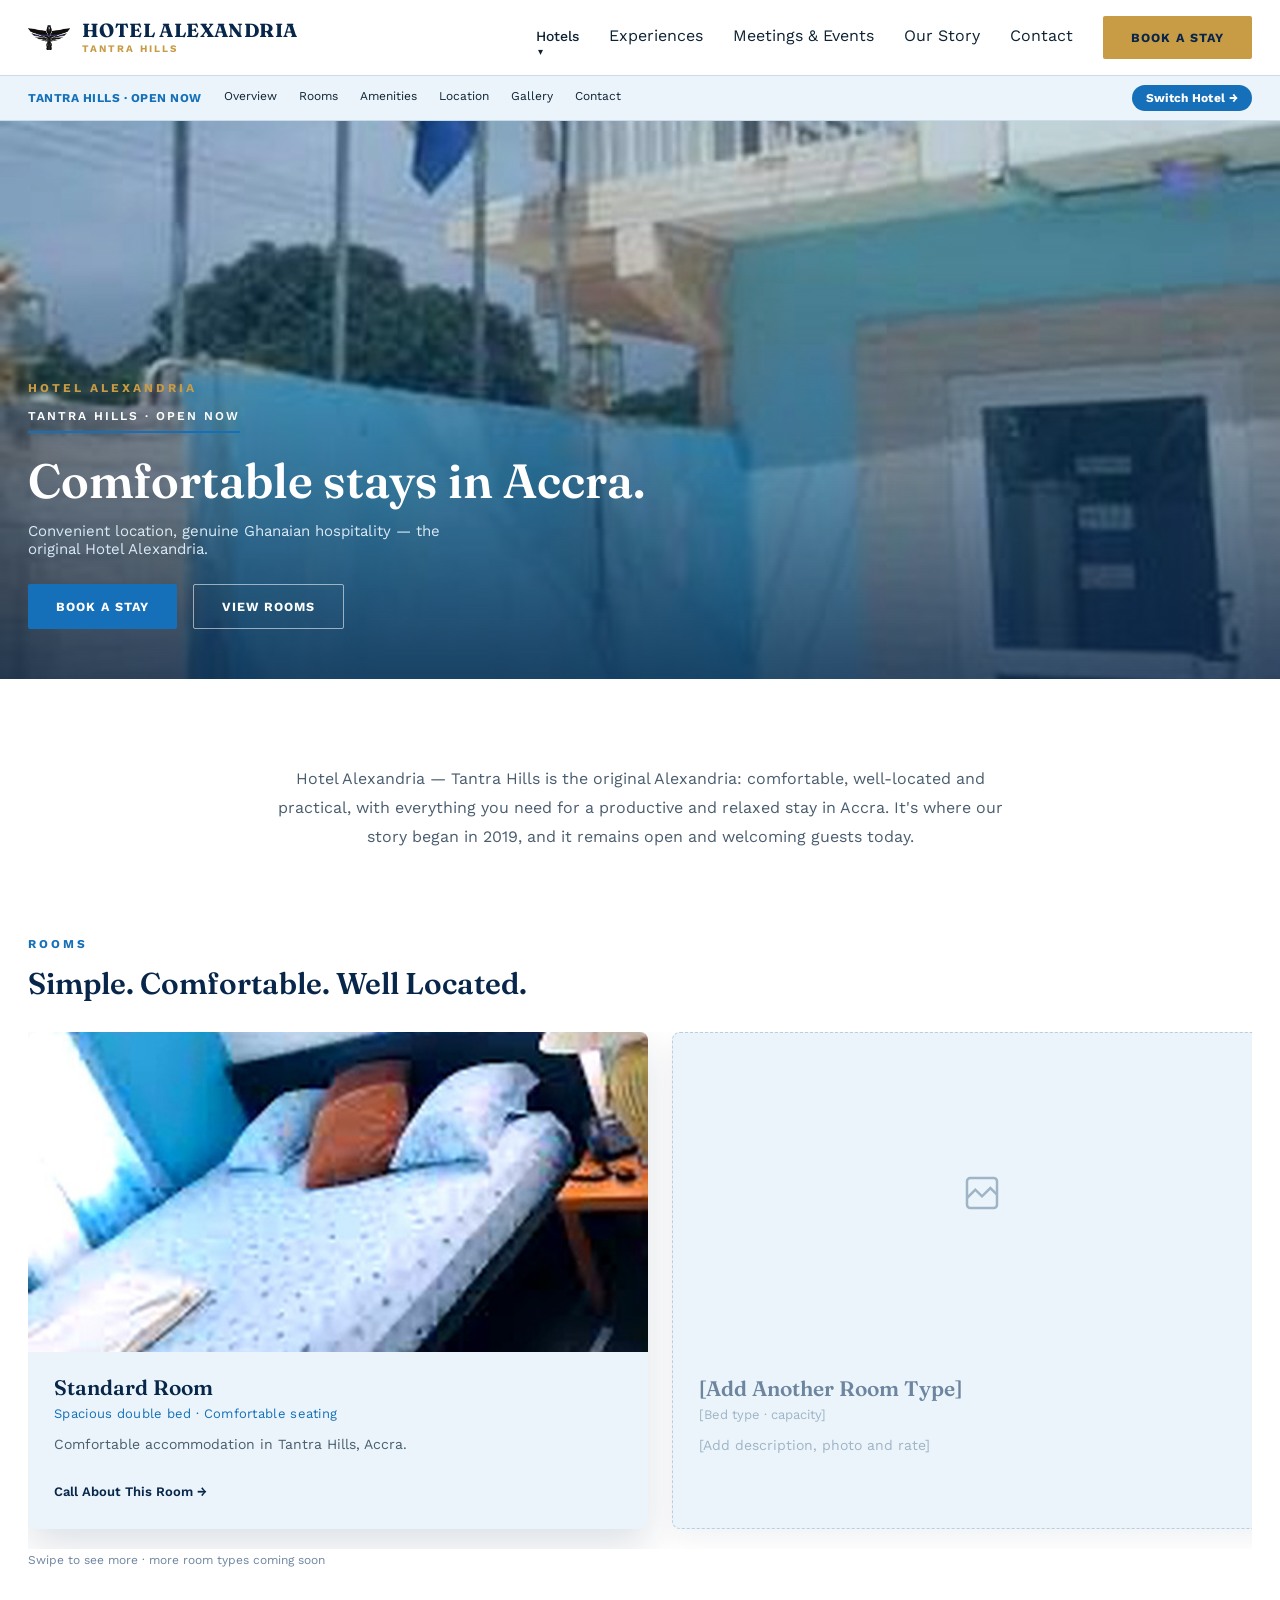
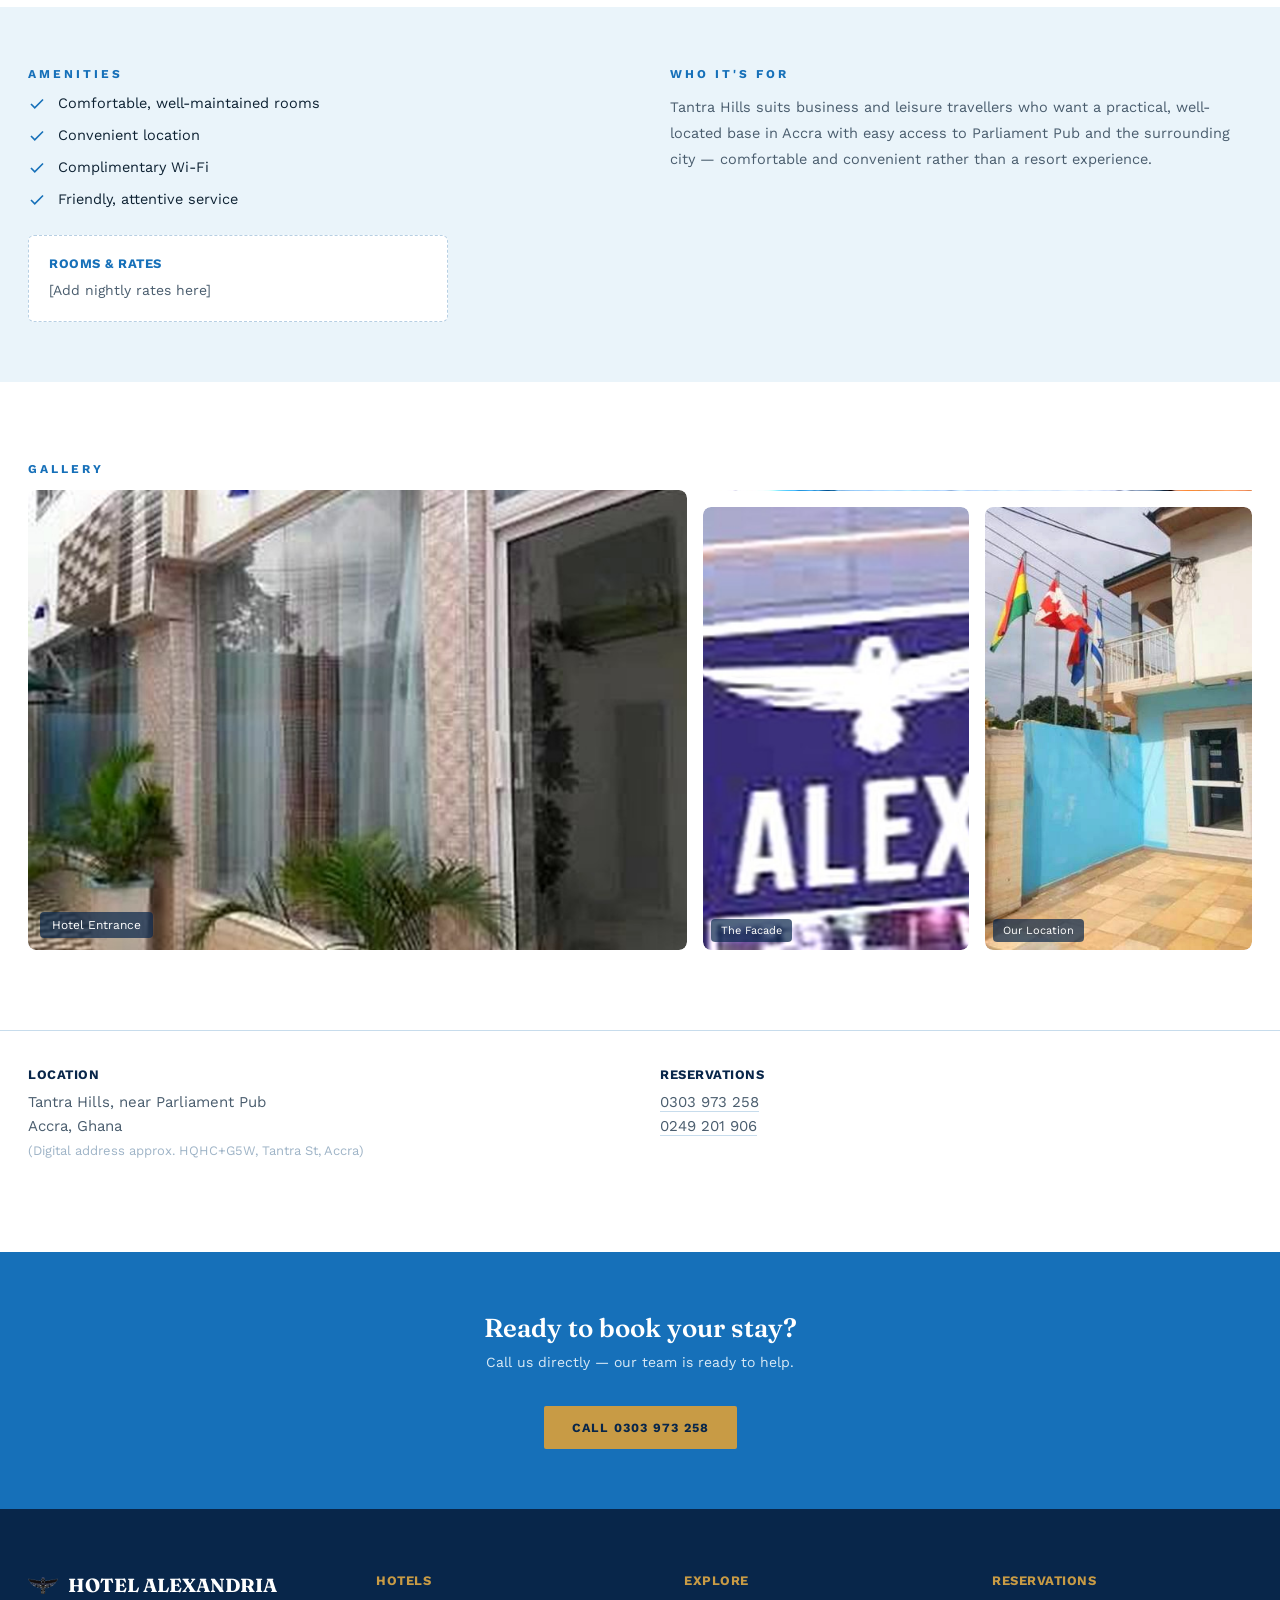
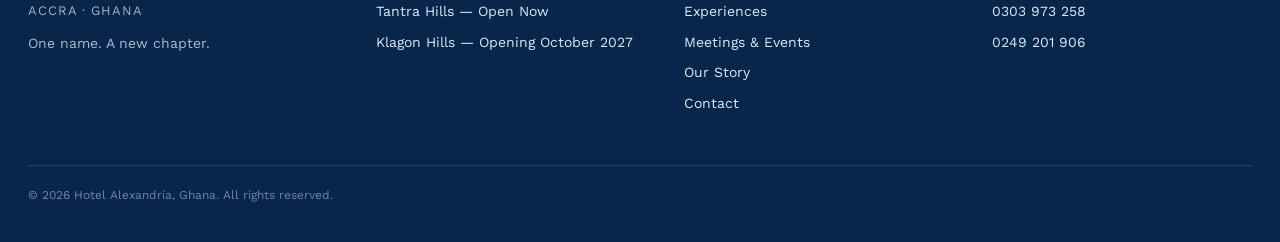
<file: tantra-hills.html>
<!doctype html>
<html lang="en">
<head>
<meta charset="utf-8">
<meta name="viewport" content="width=device-width, initial-scale=1">
<title>Tantra Hills — Hotel Alexandria</title>
<link rel="stylesheet" href="css/style.css">
</head>
<body>
<div style="width: 100%; background: #FFFFFF; overflow-x: hidden;">

<header id="site-header" class="">
  <div class="nav-inner">
    <a href="index.html" style="display: flex; align-items: center; gap: 12px;">
      <img src="images/logo-icon.png" alt="Hotel Alexandria mark" style="width: 42px; height: auto; display: block;">
      <div style="display: flex; flex-direction: column; line-height: 1; gap: 4px;">
        <span class="brand-name">HOTEL ALEXANDRIA</span>
        <span class="property-tag">TANTRA HILLS</span>
      </div>
    </a>
    <nav class="desktop-nav">

      <details class="hotels-menu">
        <summary class="nav-link">Hotels</summary>
        <div class="mega-panel">
          <div class="mega-panel-head">OUR HOTELS</div>
          <div class="mega-panel-sub">Two unique experiences. One Alexandria.</div>
          <div class="mega-cards">
            <a class="mega-card klagon-card lift img-zoom" href="klagon-hills.html">
              <img src="images/klagon-photoreal.jpg" alt="Klagon Hills, evening concept view">
              <div class="scrim"></div>
              <div class="mega-card-body">
                <div style="font-size: 11px; letter-spacing: 1.5px; color: #C89B45; font-weight: 700;">KLAGON HILLS</div>
                <div style="font-size: 15px; font-weight: 600; margin-top: 4px; line-height: 1.4;">Our new five-star flagship.<br>Opening October 2027.</div>
                <div style="font-size: 12px; margin-top: 8px; text-decoration: underline;">Discover Klagon Hills &#8594;</div>
              </div>
            </a>
            <a class="mega-card lift img-zoom" href="tantra-hills.html">
              <img src="images/exterior_flags.jpg" alt="Tantra Hills exterior">
              <div class="scrim"></div>
              <div class="mega-card-body">
                <div style="font-size: 11px; letter-spacing: 1.5px; color: #C89B45; font-weight: 700;">TANTRA HILLS</div>
                <div style="font-size: 15px; font-weight: 600; margin-top: 4px; line-height: 1.4;">The original Alexandria.<br>Open now.</div>
                <div style="font-size: 12px; margin-top: 8px; text-decoration: underline;">Explore &amp; Book &#8594;</div>
              </div>
            </a>
          </div>
        </div>
      </details>
      <a class="nav-link" href="index.html#experiences">Experiences</a>
      <a class="nav-link" href="klagon-hills.html#meetings">Meetings &amp; Events</a>
      <a class="nav-link" href="our-story.html">Our Story</a>
      <a class="nav-link" href="contact.html">Contact</a>
      <a class="btn btn-gold" href="#" onclick="toggleDrawer(); return false;">Book a Stay</a>
    </nav>
    <button class="hamburger" onclick="toggleMobileNav()" aria-label="Open menu">
      <span></span><span></span><span></span>
    </button>
  </div>

    <div style="width: 100%; background: #EAF4FA; border-top: 1px solid #C7DCEC;">
      <div style="max-width: 1320px; margin: 0 auto; padding: 9px 28px; display: flex; gap: 22px; font-size: 12px; color: #0E2233; overflow-x: auto; align-items: center;">
        <span style="color: #1670B9; font-weight: 700; letter-spacing: 0.5px; white-space: nowrap;">TANTRA HILLS &middot; OPEN NOW</span>
        <a class="nav-link" href="#overview">Overview</a>
        <a class="nav-link" href="#rooms">Rooms</a>
        <a class="nav-link" href="#amenities">Amenities</a>
        <a class="nav-link" href="#location">Location</a>
        <a class="nav-link" href="#gallery">Gallery</a>
        <a class="nav-link" href="#contact-block">Contact</a>
        <a href="klagon-hills.html" style="margin-left: auto; white-space: nowrap; background: #1670B9; color: #FFFFFF; font-weight: 700; letter-spacing: 0.3px; padding: 6px 14px; border-radius: 100px; flex-shrink: 0;">Switch Hotel &#8594;</a>
      </div>
    </div>

    <div id="booking-drawer" class="drawer-panel" style="width: 100%;">
      <div style="max-width: 640px; margin: 0 auto; padding: 28px 24px 34px;">
        <div style="display: flex; justify-content: space-between; align-items: center; margin-bottom: 18px;">
          <h3 style="font-size: 19px; color: #08264A; font-weight: 600;">Book Hotel Alexandria — Tantra Hills</h3>
          <a href="#" onclick="toggleDrawer(); return false;" style="cursor: pointer; font-size: 20px; color: #4A5D6E; line-height: 1;">&times;</a>
        </div>
        <div style="display: flex; flex-wrap: wrap; gap: 14px;">
          <div style="flex: 1 1 150px;">
            <label style="font-size: 11px; letter-spacing: 0.5px; color: #4A5D6E; display: block; margin-bottom: 6px;">CHECK IN</label>
            <input type="date" style="width: 100%; box-sizing: border-box; padding: 10px; border: 1px solid #C7DCEC; border-radius: 4px; font-family: 'Work Sans', sans-serif; font-size: 13px;">
          </div>
          <div style="flex: 1 1 150px;">
            <label style="font-size: 11px; letter-spacing: 0.5px; color: #4A5D6E; display: block; margin-bottom: 6px;">CHECK OUT</label>
            <input type="date" style="width: 100%; box-sizing: border-box; padding: 10px; border: 1px solid #C7DCEC; border-radius: 4px; font-family: 'Work Sans', sans-serif; font-size: 13px;">
          </div>
          <div style="flex: 1 1 110px;">
            <label style="font-size: 11px; letter-spacing: 0.5px; color: #4A5D6E; display: block; margin-bottom: 6px;">GUESTS</label>
            <input type="number" min="1" value="2" style="width: 100%; box-sizing: border-box; padding: 10px; border: 1px solid #C7DCEC; border-radius: 4px; font-family: 'Work Sans', sans-serif; font-size: 13px;">
          </div>
        </div>
        <a class="btn btn-primary" href="tel:0303973258" style="display: flex; justify-content: center; margin-top: 18px; width: 100%;">Call to Check Availability</a>
        <div style="text-align: center; margin-top: 8px; font-size: 11px; color: #4A5D6E;">We don't yet take bookings online — this calls our reservations line directly.</div>
        <div style="text-align: center; margin-top: 18px; padding-top: 16px; border-top: 1px solid #C7DCEC; font-size: 13px; color: #4A5D6E;">
          Looking for Klagon Hills? Opening October 2027 —
          <a href="klagon-hills.html" style="color: #1670B9; font-weight: 600; border-bottom: 1px solid #1670B9;">Follow the journey</a>
        </div>
      </div>
    </div>
</header>

<div id="mobile-nav">
  <button id="mobile-close" onclick="toggleMobileNav()" aria-label="Close menu">&times;</button>
  <div style="clear: both; padding-top: 50px;">
    <div style="display: flex; align-items: center; gap: 10px; margin-bottom: 30px;">
      <img src="images/logo-icon.png" alt="Hotel Alexandria mark" style="width: 36px; height: auto; display: block;">
      <div>
        <div style="font-family: 'Fraunces', serif; font-size: 17px; font-weight: 700;">HOTEL ALEXANDRIA</div>
      </div>
    </div>
    <a href="index.html">Home</a>
    <div style="padding: 14px 0; border-bottom: 1px solid rgba(255,255,255,0.12);">
      <div style="font-size: 17px; margin-bottom: 6px;">Hotels</div>
      <a class="sub-link" href="klagon-hills.html" style="border: none; padding: 6px 0;">&#8594; Klagon Hills — Opening Oct 2027</a>
      <a class="sub-link" href="tantra-hills.html" style="border: none; padding: 6px 0;">&#8594; Tantra Hills — Open Now</a>
    </div>
    <a href="index.html#experiences">Experiences</a>
    <a href="klagon-hills.html#meetings">Meetings &amp; Events</a>
    <a href="our-story.html">Our Story</a>
    <a href="contact.html">Contact</a>
    <a class="btn btn-gold" href="tel:0303973258" style="margin-top: 24px;">Book / Inquire</a>
  </div>
</div>

<div id="overview" style="position: relative; width: 100%; min-height: 62vh; display: flex; align-items: flex-end; overflow: hidden;">
    <img class="settle" src="images/exterior_flags.jpg" alt="Hotel Alexandria Tantra Hills exterior" style="position: absolute; inset: 0; width: 100%; height: 100%; object-fit: cover;">
    <div style="position: absolute; inset: 0; background: linear-gradient(0deg, rgba(8,38,74,0.82) 0%, rgba(22,112,185,0.25) 75%);"></div>
    <div style="position: relative; max-width: 1320px; margin: 0 auto; padding: 60px 28px 50px; width: 100%; box-sizing: border-box;">
      <div class="eyebrow eyebrow-gold" style="margin-bottom: 10px;">HOTEL ALEXANDRIA</div>
      <div style="font-size: 12px; letter-spacing: 2px; color: #FFFFFF; font-weight: 600; padding-bottom: 8px; border-bottom: 2px solid #1670B9; display: inline-block; margin-bottom: 18px;">TANTRA HILLS &middot; OPEN NOW</div>
      <h1 style="font-size: clamp(34px, 5vw, 48px); color: #FFFFFF; font-weight: 600;">Comfortable stays in Accra.</h1>
      <p style="font-size: 15px; color: #D9EAF6; margin-top: 12px; max-width: 460px;">Convenient location, genuine Ghanaian hospitality — the original Hotel Alexandria.</p>
      <div style="display: flex; gap: 16px; margin-top: 26px; flex-wrap: wrap;">
        <a class="btn btn-primary" href="#" onclick="toggleDrawer(); return false;">Book a Stay</a>
        <a class="btn btn-line" href="#rooms">View Rooms</a>
      </div>
    </div>
</div>

<div class="reveal" style="max-width: 800px; margin: 0 auto; padding: 70px 28px 20px; text-align: center;">
  <p style="font-size: 16px; line-height: 1.8; color: #4A5D6E;">Hotel Alexandria — Tantra Hills is the original Alexandria: comfortable, well-located and practical, with everything you need for a productive and relaxed stay in Accra. It's where our story began in 2019, and it remains open and welcoming guests today.</p>
</div>

<div id="rooms" style="width: 100%; padding: 50px 28px 40px;">
    <div style="max-width: 1320px; margin: 0 auto;">
      <div class="reveal">
      <div class="eyebrow eyebrow-blue" style="margin-bottom: 14px;">ROOMS</div>
      <h2 style="font-size: 30px; color: #08264A; font-weight: 600; margin-bottom: 30px;">Simple. Comfortable. Well Located.</h2>
      </div>
      <div class="swipe-row" style="display: flex; overflow-x: auto; gap: 24px; padding-bottom: 20px;">
        <div class="swipe-card lift img-zoom" style="flex: 0 0 auto; width: min(78vw, 620px); border-radius: 8px; overflow: hidden; box-shadow: 0 16px 40px rgba(8,38,74,0.14); background: #EAF4FA;">
          <img src="images/room1.jpg" alt="Standard room" style="width: 100%; height: 320px; object-fit: cover;">
          <div style="padding: 22px 26px 26px;">
            <h3 style="font-size: 21px; color: #08264A; font-weight: 600;">Standard Room</h3>
            <div style="font-size: 13px; color: #1670B9; margin-top: 6px; letter-spacing: 0.3px;">Spacious double bed &middot; Comfortable seating</div>
            <p style="font-size: 14px; color: #4A5D6E; margin-top: 12px; line-height: 1.6;">Comfortable accommodation in Tantra Hills, Accra.</p>
            <a class="nav-link" href="tel:0303973258" style="display: inline-block; margin-top: 14px; font-size: 13px; color: #08264A; font-weight: 600;">Call About This Room &#8594;</a>
          </div>
        </div>
        <div class="swipe-card lift" style="flex: 0 0 auto; width: min(78vw, 620px); border-radius: 8px; overflow: hidden; box-shadow: 0 10px 24px rgba(8,38,74,0.06); background: #EAF4FA; border: 1px dashed #B7CFE3;">
          <div style="width: 100%; height: 320px; display: flex; align-items: center; justify-content: center; color: #9FB4C7;">
            <svg width="40" height="40" viewBox="0 0 24 24" fill="none" stroke="#9FB4C7" stroke-width="1.5"><rect x="3" y="3" width="18" height="18" rx="2"/><path d="M3 15l5-5 4 4 5-5 4 4"/></svg>
          </div>
          <div style="padding: 22px 26px 26px;">
            <h3 style="font-size: 21px; color: #6E85A0; font-weight: 600;">[Add Another Room Type]</h3>
            <div style="font-size: 13px; color: #9FB4C7; margin-top: 6px;">[Bed type &middot; capacity]</div>
            <p style="font-size: 14px; color: #9FB4C7; margin-top: 12px; line-height: 1.6;">[Add description, photo and rate]</p>
          </div>
        </div>
      </div>
      <div style="font-size: 12px; color: #6E85A0; margin-top: 4px;">Swipe to see more &middot; more room types coming soon</div>
    </div>
</div>

<div id="amenities" style="width: 100%; background: #EAF4FA; padding: 60px 28px;">
    <div style="max-width: 1320px; margin: 0 auto; display: flex; flex-wrap: wrap; gap: 60px;">
      <div style="flex: 1 1 320px;">
        <div class="eyebrow eyebrow-blue" style="margin-bottom: 14px;">AMENITIES</div>
        <div style="display: flex; flex-direction: column; gap: 14px;">
          <div style="display: flex; align-items: center; gap: 12px;"><svg width="18" height="18" viewBox="0 0 24 24" fill="none" stroke="#1670B9" stroke-width="2.2"><path d="M20 6L9 17l-5-5"/></svg><span style="font-size: 14.5px; color: #0E2233;">Comfortable, well-maintained rooms</span></div>
          <div style="display: flex; align-items: center; gap: 12px;"><svg width="18" height="18" viewBox="0 0 24 24" fill="none" stroke="#1670B9" stroke-width="2.2"><path d="M20 6L9 17l-5-5"/></svg><span style="font-size: 14.5px; color: #0E2233;">Convenient location</span></div>
          <div style="display: flex; align-items: center; gap: 12px;"><svg width="18" height="18" viewBox="0 0 24 24" fill="none" stroke="#1670B9" stroke-width="2.2"><path d="M20 6L9 17l-5-5"/></svg><span style="font-size: 14.5px; color: #0E2233;">Complimentary Wi-Fi</span></div>
          <div style="display: flex; align-items: center; gap: 12px;"><svg width="18" height="18" viewBox="0 0 24 24" fill="none" stroke="#1670B9" stroke-width="2.2"><path d="M20 6L9 17l-5-5"/></svg><span style="font-size: 14.5px; color: #0E2233;">Friendly, attentive service</span></div>
        </div>
        <div style="margin-top: 26px; padding: 20px; background: #FFFFFF; border: 1px dashed #B7CFE3; border-radius: 6px; max-width: 420px;">
          <div style="font-size: 13px; font-weight: 700; color: #1670B9; letter-spacing: 0.5px; margin-bottom: 8px;">ROOMS &amp; RATES</div>
          <div style="font-size: 14px; color: #4A5D6E; line-height: 1.6;">[Add nightly rates here]</div>
        </div>
      </div>
      <div style="flex: 1 1 320px;">
        <div class="eyebrow eyebrow-blue" style="margin-bottom: 14px;">WHO IT'S FOR</div>
        <p style="font-size: 14.5px; color: #4A5D6E; line-height: 1.8;">Tantra Hills suits business and leisure travellers who want a practical, well-located base in Accra with easy access to Parliament Pub and the surrounding city — comfortable and convenient rather than a resort experience.</p>
      </div>
    </div>
</div>

<div id="gallery" style="max-width: 1320px; margin: 20px auto 0; padding: 60px 28px 20px;">
    <div class="eyebrow eyebrow-blue" style="margin-bottom: 14px;">GALLERY</div>
    <div class="grid-gallery" style="display: grid; grid-template-columns: 1.2fr 1fr; grid-template-rows: repeat(2, 1fr); gap: 16px; height: 460px;">
      <div class="lift img-zoom" style="grid-row: span 2; position: relative; border-radius: 8px;">
        <img src="images/exterior_courtyard.jpg" alt="Hotel entrance" style="width: 100%; height: 100%; object-fit: cover; border-radius: 8px;">
        <div style="position: absolute; left: 12px; bottom: 12px; background: rgba(8,38,74,0.7); color: #FFFFFF; font-size: 12px; padding: 6px 12px; border-radius: 4px;">Hotel Entrance</div>
      </div>
      <div class="lift img-zoom" style="position: relative; border-radius: 8px;">
        <img src="images/room1.jpg" alt="Guest room" style="width: 100%; height: 100%; object-fit: cover; border-radius: 8px;">
        <div style="position: absolute; left: 12px; bottom: 12px; background: rgba(8,38,74,0.7); color: #FFFFFF; font-size: 12px; padding: 6px 12px; border-radius: 4px;">Guest Room</div>
      </div>
      <div style="display: grid; grid-template-columns: 1fr 1fr; gap: 16px; height: 100%;">
        <div class="lift img-zoom" style="position: relative; border-radius: 8px;">
          <img src="images/logo_board3.jpg" alt="The facade" style="width: 100%; height: 100%; object-fit: cover; border-radius: 8px;">
          <div style="position: absolute; left: 8px; bottom: 8px; background: rgba(8,38,74,0.7); color: #FFFFFF; font-size: 11px; padding: 5px 10px; border-radius: 4px;">The Facade</div>
        </div>
        <div class="lift img-zoom" style="position: relative; border-radius: 8px;">
          <img src="images/exterior_flags.jpg" alt="Our location" style="width: 100%; height: 100%; object-fit: cover; border-radius: 8px;">
          <div style="position: absolute; left: 8px; bottom: 8px; background: rgba(8,38,74,0.7); color: #FFFFFF; font-size: 11px; padding: 5px 10px; border-radius: 4px;">Our Location</div>
        </div>
      </div>
    </div>
</div>

<div id="location" style="max-width: 1320px; margin: 60px auto 0; padding: 36px 28px 90px; border-top: 1px solid #C7DCEC; display: flex; flex-wrap: wrap; gap: 40px;">
    <div style="flex: 1 1 280px;">
      <div style="font-size: 13px; font-weight: 700; color: #08264A; letter-spacing: 0.5px; margin-bottom: 8px;">LOCATION</div>
      <div style="font-size: 15px; color: #4A5D6E; line-height: 1.6;">Tantra Hills, near Parliament Pub<br>Accra, Ghana<br><span style="color: #9FB4C7; font-size: 13px;">(Digital address approx. HQHC+G5W, Tantra St, Accra)</span></div>
    </div>
    <div id="contact-block" style="flex: 1 1 280px;">
      <div style="font-size: 13px; font-weight: 700; color: #08264A; letter-spacing: 0.5px; margin-bottom: 8px;">RESERVATIONS</div>
      <div style="font-size: 15px; color: #4A5D6E; line-height: 1.6;"><a href="tel:0303973258" style="border-bottom: 1px solid #C7DCEC;">0303 973 258</a><br><a href="tel:0249201906" style="border-bottom: 1px solid #C7DCEC;">0249 201 906</a></div>
    </div>
</div>

<div style="width: 100%; background: #1670B9; padding: 60px 28px; text-align: center;">
    <div style="max-width: 560px; margin: 0 auto;">
      <h3 style="font-size: 26px; color: #FFFFFF; font-weight: 600;">Ready to book your stay?</h3>
      <p style="font-size: 14px; color: #D9EAF6; margin-top: 10px;">Call us directly — our team is ready to help.</p>
      <a class="btn btn-gold" href="tel:0303973258" style="margin-top: 22px;">Call 0303 973 258</a>
    </div>
</div>


<footer style="width: 100%; background: #08264A; padding: 64px 28px 40px; color: #FFFFFF;">
    <div style="max-width: 1320px; margin: 0 auto;">
      <div style="display: flex; flex-wrap: wrap; gap: 48px; justify-content: space-between;">
        <div style="flex: 1 1 260px;">
          <div style="display: flex; align-items: center; gap: 10px;">
            <img src="images/logo-icon.png" alt="Hotel Alexandria mark" style="width: 30px; height: auto; display: block;">
            <span style="font-family: 'Fraunces', serif; font-weight: 700; font-size: 19px;">HOTEL ALEXANDRIA</span>
          </div>
          <p style="font-size: 13px; color: #9FB4C7; margin-top: 6px; letter-spacing: 1px;">ACCRA &middot; GHANA</p>
          <p style="font-size: 14px; color: #A9BBCB; line-height: 1.6; margin-top: 14px; max-width: 260px;">One name. A new chapter.</p>
        </div>
        <div style="flex: 1 1 220px;">
          <div style="font-size: 13px; font-weight: 700; color: #C89B45; letter-spacing: 0.5px; margin-bottom: 10px;">HOTELS</div>
          <div style="font-size: 14px; color: #D9EAF6; line-height: 1.9; display: flex; flex-direction: column;">
            <a class="nav-link" href="tantra-hills.html" style="align-self: flex-start;">Tantra Hills — Open Now</a>
            <a class="nav-link" href="klagon-hills.html" style="align-self: flex-start;">Klagon Hills — Opening October 2027</a>
          </div>
        </div>
        <div style="flex: 1 1 220px;">
          <div style="font-size: 13px; font-weight: 700; color: #C89B45; letter-spacing: 0.5px; margin-bottom: 10px;">EXPLORE</div>
          <div style="font-size: 14px; color: #D9EAF6; line-height: 1.9; display: flex; flex-direction: column;">
            <a class="nav-link" href="index.html#experiences" style="align-self: flex-start;">Experiences</a>
            <a class="nav-link" href="klagon-hills.html#meetings" style="align-self: flex-start;">Meetings &amp; Events</a>
            <a class="nav-link" href="our-story.html" style="align-self: flex-start;">Our Story</a>
            <a class="nav-link" href="contact.html" style="align-self: flex-start;">Contact</a>
          </div>
        </div>
        <div style="flex: 1 1 220px;">
          <div style="font-size: 13px; font-weight: 700; color: #C89B45; letter-spacing: 0.5px; margin-bottom: 10px;">RESERVATIONS</div>
          <div style="font-size: 14px; color: #D9EAF6; line-height: 1.9;">
            <a class="nav-link" href="tel:0303973258" style="display: block;">0303 973 258</a>
            <a class="nav-link" href="tel:0249201906" style="display: block;">0249 201 906</a>
          </div>
        </div>
      </div>
      <div style="border-top: 1px solid rgba(255,255,255,0.12); margin-top: 44px; padding-top: 22px; font-size: 12px; color: #6E85A0;">&copy; 2026 Hotel Alexandria, Ghana. All rights reserved.</div>
    </div>
  </footer>
</div>
<script src="js/main.js"></script>
</body>
</html>
</file>
<file: css/style.css>
@import url('https://fonts.googleapis.com/css2?family=Fraunces:ital,opsz,wght@0,9..144,400;0,9..144,500;0,9..144,600;0,9..144,700;1,9..144,500&family=Work+Sans:wght@400;500;600;700&display=swap');

/* ===== Hotel Alexandria brand tokens ===== */
:root {
  --blue: #1670B9;        /* Alexandria Blue — PRIMARY */
  --blue-dark: #105A9B;
  --navy: #08264A;        /* Deep Alexandria Navy — secondary */
  --mist: #D9EAF6;        /* light blue mist */
  --mist-soft: #EAF4FA;
  --white: #FFFFFF;
  --white-soft: #F7FAFC;
  --gold: #C89B45;        /* restrained accent only */
  --ink: #0E2233;         /* body text on light backgrounds */
  --ink-soft: #4A5D6E;
  --line: #C7DCEC;        /* hairline on light backgrounds */
  --ivory: #F4EEE2;       /* warm stone/ivory neutral — homepage's warm-neutral field */
}

* { box-sizing: border-box; }
body { margin: 0; font-family: 'Work Sans', system-ui, sans-serif; background: var(--white); color: var(--ink); }
a { color: inherit; text-decoration: none; }
h1, h2, h3 { font-family: 'Fraunces', Georgia, serif; margin: 0; font-weight: 600; }
img { max-width: 100%; display: block; }
button { font-family: inherit; }

a:focus-visible, button:focus-visible, summary:focus-visible, input:focus-visible {
  outline: 2px solid var(--gold);
  outline-offset: 3px;
}

@media (prefers-reduced-motion: reduce) {
  * { animation-duration: 0.001ms !important; animation-iteration-count: 1 !important; transition-duration: 0.001ms !important; scroll-behavior: auto !important; }
}

@keyframes settleIn { 0% { transform: scale(1.05); opacity: 0.85; } 100% { transform: scale(1); opacity: 1; } }
@keyframes pulseGlow { 0%, 100% { box-shadow: 0 0 0 rgba(200,155,69,0); } 50% { box-shadow: 0 0 24px rgba(200,155,69,0.5); } }
@keyframes dotPing { 0% { box-shadow: 0 0 0 0 rgba(200,155,69,0.5); } 100% { box-shadow: 0 0 0 14px rgba(200,155,69,0); } }

.eyebrow { font-size: 12px; letter-spacing: 3px; font-weight: 700; text-transform: uppercase; }
.eyebrow-gold { color: var(--gold); }
.eyebrow-blue { color: var(--blue); }

/* Shared type scale — keeps section/card/panel headings consistent site-wide */
.h2-section { font-size: clamp(28px, 3.2vw, 38px); }
.h2-card { font-size: clamp(24px, 2.6vw, 32px); }
.h3-panel { font-size: clamp(24px, 2.4vw, 30px); }

/* Recurring geometric line accent — thin diagonal gold thread, echoes the hero wave motif */
.geo-line { position: absolute; width: 220px; height: 1px; background: linear-gradient(90deg, transparent, var(--gold) 50%, transparent); opacity: 0.3; pointer-events: none; }

.nav-link { position: relative; padding-bottom: 4px; }
.nav-link::after { content: ''; position: absolute; left: 0; bottom: 0; width: 0%; height: 1.5px; background: var(--gold); transition: width 0.3s ease; }
.nav-link:hover::after, .nav-link:focus-visible::after { width: 100%; }

.btn { display: inline-flex; align-items: center; gap: 8px; padding: 14px 28px; border-radius: 2px; font-size: 12.5px; font-weight: 700; letter-spacing: 1px; text-transform: uppercase; transition: all 0.3s ease; cursor: pointer; border: none; }
.btn-primary { background: var(--blue); color: var(--white); }
.btn-primary:hover { background: var(--blue-dark); transform: translateY(-2px); box-shadow: 0 14px 28px rgba(22,112,185,0.3); }
.btn-gold { background: var(--gold); color: var(--navy); }
.btn-gold:hover { background: #B38A3E; transform: translateY(-2px); box-shadow: 0 14px 28px rgba(200,155,69,0.35); }
.btn-line { background: transparent; color: var(--white); border: 1px solid rgba(255,255,255,0.55); }
.btn-line:hover { border-color: var(--gold); color: var(--gold); }
.btn-line-dark { background: transparent; color: var(--navy); border: 1px solid var(--navy); }
.btn-line-dark:hover { background: var(--navy); color: var(--white); }
.btn-arrow { display: inline-block; transition: transform 0.3s ease; }
.btn:hover .btn-arrow { transform: translateX(5px); }

.lift { transition: transform 0.45s ease, box-shadow 0.45s ease; }
.lift:hover { transform: translateY(-6px); }

.img-zoom { overflow: hidden; display: block; }
.img-zoom img { transition: transform 0.8s cubic-bezier(.2,.7,.3,1); }
.img-zoom:hover img { transform: scale(1.07); }

.settle { animation: settleIn 1.3s cubic-bezier(.2,.7,.3,1) both; }
.badge-pulse { animation: pulseGlow 2.8s ease-in-out infinite; }
.hotspot-dot { animation: dotPing 2.2s ease-out infinite; cursor: pointer; border: none; padding: 0; }

.swipe-row { scrollbar-width: thin; scrollbar-color: var(--blue) transparent; scroll-snap-type: x mandatory; -webkit-overflow-scrolling: touch; }
.swipe-row::-webkit-scrollbar { height: 6px; }
.swipe-row::-webkit-scrollbar-thumb { background: var(--blue); border-radius: 8px; }
.swipe-card { scroll-snap-align: start; }

/* ===== Header / nav ===== */
#site-header { position: sticky; top: 0; z-index: 50; width: 100%; background: var(--white); border-bottom: 1px solid var(--line); transition: background 0.4s ease, border-color 0.4s ease; }
#site-header.transparent-nav { background: transparent; border-bottom-color: transparent; position: absolute; }
#site-header.transparent-nav .nav-link, #site-header.transparent-nav .brand-name, #site-header.transparent-nav .brand-sub, #site-header.transparent-nav .property-tag { color: var(--white); }
#site-header .nav-inner { max-width: 1320px; margin: 0 auto; padding: 16px 28px; display: flex; align-items: center; justify-content: space-between; gap: 20px; }
.brand-name { font-family: 'Fraunces', serif; font-weight: 700; font-size: 19px; letter-spacing: 0.4px; color: var(--navy); }
.brand-sub { font-size: 10px; letter-spacing: 2.5px; color: var(--blue); }
.property-tag { font-size: 10px; letter-spacing: 2px; color: var(--gold); font-weight: 700; }
.desktop-nav { display: flex; align-items: center; gap: 30px; }
.mobile-only { display: none; }

/* Hotels mega menu via native <details> — keyboard accessible with no JS */
.hotels-menu { position: relative; }
.hotels-menu summary { list-style: none; cursor: pointer; font-size: 14px; font-weight: 500; display: flex; align-items: center; gap: 5px; }
.hotels-menu summary::-webkit-details-marker { display: none; }
.hotels-menu summary::after { content: '\25BE'; font-size: 10px; margin-left: 2px; }
.mega-panel { position: absolute; top: calc(100% + 18px); left: 50%; transform: translateX(-50%); width: 620px; max-width: 90vw; background: var(--navy); border-radius: 6px; box-shadow: 0 30px 60px rgba(8,38,74,0.35); padding: 26px; display: flex; flex-direction: column; gap: 18px; z-index: 60; }
.mega-panel-head { font-size: 12px; letter-spacing: 1.5px; color: var(--blue); font-weight: 700; }
.mega-panel-sub { font-family: 'Fraunces', serif; font-style: italic; font-size: 16px; color: var(--white); margin-top: 4px; }
.mega-cards { display: flex; gap: 16px; margin-top: 6px; }
.mega-card { flex: 1; position: relative; border-radius: 6px; overflow: hidden; min-height: 190px; display: flex; align-items: flex-end; color: var(--white); }
.mega-card img { position: absolute; inset: 0; width: 100%; height: 100%; object-fit: cover; }
.mega-card .scrim { position: absolute; inset: 0; background: linear-gradient(0deg, rgba(8,38,74,0.88) 0%, rgba(8,38,74,0.25) 75%); }
.mega-card .mega-card-body { position: relative; padding: 16px; }
.mega-card.klagon-card { flex: 1.2; }

.drawer-panel { max-height: 0; overflow: hidden; transition: max-height 0.4s ease; background: var(--white); }
.drawer-panel.open { max-height: 440px; border-top: 1px solid var(--line); }

/* Mobile nav */
.hamburger { display: none; background: none; border: none; cursor: pointer; padding: 6px; }
.hamburger span { display: block; width: 22px; height: 2px; background: var(--navy); margin: 5px 0; transition: all 0.3s ease; }
#site-header.transparent-nav .hamburger span { background: var(--white); }
#mobile-nav { display: none; position: fixed; inset: 0; z-index: 100; background: linear-gradient(165deg, var(--blue) 0%, var(--navy) 60%); color: var(--white); padding: 24px; overflow-y: auto; }
#mobile-nav.open { display: block; }
#mobile-nav a { display: block; font-size: 17px; padding: 14px 0; border-bottom: 1px solid rgba(255,255,255,0.12); }
#mobile-nav .sub-link { padding-left: 18px; font-size: 15px; color: var(--mist); }
#mobile-close { background: none; border: none; color: var(--white); font-size: 26px; float: right; cursor: pointer; }

@media (max-width: 900px) {
  .desktop-nav { display: none; }
  .hamburger { display: block; }
  .grid-gallery { grid-template-columns: 1fr !important; height: auto !important; }
  .grid-gallery > div { grid-row: auto !important; height: 220px; }
  .split-panel { flex-basis: 100% !important; min-height: 420px !important; flex-grow: 1 !important; }
  .category-row { flex-wrap: wrap !important; }
  .mega-cards { flex-direction: column; }
  .bg-parallax { background-attachment: scroll !important; }
}

/* ===== Hero / immersive sections ===== */
.hero-full { position: relative; width: 100%; min-height: 100vh; display: flex; align-items: center; overflow: hidden; }
.hero-full img.hero-bg { position: absolute; inset: 0; width: 100%; height: 100%; object-fit: cover; z-index: 1; }
.hero-scrim { position: absolute; inset: 0; z-index: 2; }
.hero-scrim-navy { background: linear-gradient(180deg, rgba(8,38,74,0.55) 0%, rgba(8,38,74,0.62) 50%, rgba(8,38,74,0.85) 100%); }
.hero-content { position: relative; z-index: 3; max-width: 1320px; margin: 0 auto; padding: 0 28px; width: 100%; }

.hero-wave { position: absolute; left: 0; right: 0; bottom: -1px; z-index: 3; line-height: 0; pointer-events: none; }
.hero-wave svg { display: block; width: 100%; height: 64px; }
@media (max-width: 700px) { .hero-wave svg { height: 36px; } }

.bg-parallax { background-attachment: fixed; background-size: cover; background-position: center; }
.bg-klagon-1 { background-image: url(images/render3_rot_cw.jpg); }
.bg-klagon-2 { background-image: url(images/render1_final.jpg); }
.bg-tantra-1 { background-image: url(images/exterior_flags.jpg); }

.full-bleed-band { position: relative; width: 100%; min-height: 62vh; display: flex; align-items: center; overflow: hidden; color: var(--white); }
.full-bleed-band img.band-img { position: absolute; inset: 0; width: 100%; height: 100%; object-fit: cover; z-index: 1; }
.band-scrim { position: absolute; inset: 0; z-index: 2; background: linear-gradient(90deg, rgba(8,38,74,0.82) 0%, rgba(8,38,74,0.35) 60%, rgba(8,38,74,0.1) 100%); }
.band-content { position: relative; z-index: 3; max-width: 1320px; margin: 0 auto; padding: 60px 28px; width: 100%; }

/* Luxury split card — rounded photo + panel, used for Signature Stays / Meetings / Wellness */
.luxury-card { max-width: 1180px; margin: 0 auto; display: flex; flex-wrap: wrap; align-items: stretch; border-radius: 22px; overflow: hidden; box-shadow: 0 34px 70px rgba(8,38,74,0.22); }
.luxury-card-media { flex: 1 1 460px; min-height: 460px; position: relative; }
.luxury-card-media img { position: absolute; inset: 0; width: 100%; height: 100%; object-fit: cover; }
.luxury-card-panel { position: relative; overflow: hidden; flex: 1 1 380px; padding: 56px 50px; display: flex; flex-direction: column; justify-content: center; text-align: left; }
.luxury-card-panel::after { content: ''; position: absolute; top: -18px; right: -50px; width: 240px; height: 1px; background: linear-gradient(90deg, transparent, var(--gold) 50%, transparent); transform: rotate(-34deg); opacity: 0.3; }
@media (max-width: 700px) {
  .luxury-card-media { min-height: 300px; }
  .luxury-card-panel { padding: 40px 28px; }
}

/* Card variation: image-led 60/40 ratio, used once for the opening content beat */
.luxury-card--wide .luxury-card-media { flex: 1.5 1 520px; }
.luxury-card--wide .luxury-card-panel { flex: 1 1 340px; }

/* Card variation: the photo breaks past the card's own rounded boundary */
.luxury-card--breakout { overflow: visible; box-shadow: none; }
.luxury-card--breakout .luxury-card-panel { border-radius: 22px; }
.luxury-card--breakout .luxury-card-media { border-radius: 22px; box-shadow: 0 30px 60px rgba(8,38,74,0.3); margin: -28px -28px -28px 0; }
@media (max-width: 700px) {
  .luxury-card--breakout .luxury-card-media { margin: 0; }
}

/* Floating panel over a larger photograph — used for Wellness */
.float-panel-wrap { max-width: 1180px; margin: 0 auto; }
.float-panel-media { border-radius: 22px; overflow: hidden; box-shadow: 0 34px 70px rgba(8,38,74,0.22); }
.float-panel-media img { width: 100%; display: block; aspect-ratio: 16 / 9; object-fit: cover; }
.float-panel-card { position: relative; max-width: 380px; margin: -70px 0 0 60px; background: var(--navy); border-radius: 18px; padding: 36px 34px; box-shadow: 0 28px 56px rgba(8,38,74,0.35); z-index: 2; }
@media (max-width: 700px) {
  .float-panel-card { margin: -40px 16px 0; max-width: none; padding: 28px 24px; }
}

/* Recurring journey motif — thin gold thread + diamond waypoint, marks the path between sections */
.journey-node { position: absolute; width: 13px; height: 13px; border: 1.5px solid var(--gold); transform: rotate(45deg); opacity: 0.55; }
.journey-thread { position: absolute; width: 1px; background: linear-gradient(180deg, transparent, var(--gold), transparent); opacity: 0.35; }

/* Category row (Stay / Dine / Wellness / Meet / Celebrate / Experience) */
.category-row { display: flex; justify-content: space-between; gap: 8px; }
.category-item { flex: 1; text-align: center; padding: 20px 8px; position: relative; }
.category-item .cat-line { width: 0; height: 1px; background: var(--gold); margin: 10px auto 0; transition: width 0.35s ease; }
.category-item:hover .cat-line { width: 40px; }

/* Timeline */
.story-timeline { display: flex; align-items: center; gap: 0; }
.story-node { flex: 1; text-align: center; }
.story-connector { flex: 0 0 auto; width: 90px; height: 1px; background: linear-gradient(90deg, var(--blue), var(--gold)); position: relative; }
.story-connector::after { content: '\2192'; position: absolute; right: -14px; top: -10px; color: var(--gold); }

/* Two Alexandria Experiences — reinvented hover split */
.hero-split { position: relative; width: 100%; display: flex; flex-wrap: wrap; }
.split-panel { position: relative; overflow: hidden; flex-basis: 480px; min-height: 560px; display: flex; align-items: flex-end; transition: flex-grow 0.6s cubic-bezier(.2,.8,.3,1); }
.split-bg { transition: transform 1.2s ease; }
.scrim { transition: opacity 0.6s ease; }
.panel-a { flex-grow: 0.65; }
.panel-b { flex-grow: 1.35; }
.hero-split:has(.panel-a:hover) .panel-a, .hero-split:has(.panel-a:focus-within) .panel-a { flex-grow: 1.35; }
.hero-split:has(.panel-a:hover) .panel-b, .hero-split:has(.panel-a:focus-within) .panel-b { flex-grow: 0.65; }
.hero-split:has(.panel-b:hover) .panel-b, .hero-split:has(.panel-b:focus-within) .panel-b { flex-grow: 1.65; }
.hero-split:has(.panel-b:hover) .panel-a, .hero-split:has(.panel-b:focus-within) .panel-a { flex-grow: 0.55; }
.hero-split:has(.panel-a:hover) .panel-a .split-bg, .hero-split:has(.panel-b:hover) .panel-b .split-bg { transform: scale(1.06); }
.hero-split:has(.panel-a:hover) .panel-a .scrim, .hero-split:has(.panel-b:hover) .panel-b .scrim { opacity: 0.5; }

/* ===== Scroll-linked cinematic reveals ===== */
.reveal { opacity: 0; transform: translateY(30px); transition: opacity 0.9s cubic-bezier(.2,.7,.3,1), transform 0.9s cubic-bezier(.2,.7,.3,1); }
.reveal.is-visible { opacity: 1; transform: translateY(0); }
.reveal-delay-1 { transition-delay: 0.12s; }
.reveal-delay-2 { transition-delay: 0.24s; }

.hero-mask .hero-bg { animation: heroUnmask 1.7s cubic-bezier(.2,.7,.3,1) both; }
.hero-mask .hero-content { opacity: 0; animation: heroContentIn 1.1s cubic-bezier(.2,.7,.3,1) 0.35s both; }

@keyframes heroUnmask {
  0% { clip-path: inset(36% 0 36% 0); transform: scale(1.14); }
  100% { clip-path: inset(0 0 0 0); transform: scale(1); }
}
@keyframes heroContentIn {
  0% { opacity: 0; transform: translateY(22px); }
  100% { opacity: 1; transform: translateY(0); }
}
@media (prefers-reduced-motion: reduce) {
  .hero-mask .hero-bg, .hero-mask .hero-content { animation: none; opacity: 1; }
}

input[type="range"].alex-slider { -webkit-appearance: none; width: 100%; height: 3px; background: rgba(8,38,74,0.2); border-radius: 4px; outline: none; }
input[type="range"].alex-slider::-webkit-slider-thumb { -webkit-appearance: none; width: 20px; height: 20px; border-radius: 50%; background: var(--gold); border: 3px solid var(--white); box-shadow: 0 2px 8px rgba(0,0,0,0.3); cursor: pointer; }
input[type="range"].alex-slider::-moz-range-thumb { width: 20px; height: 20px; border-radius: 50%; background: var(--gold); border: 3px solid var(--white); box-shadow: 0 2px 8px rgba(0,0,0,0.3); cursor: pointer; }
</file>
